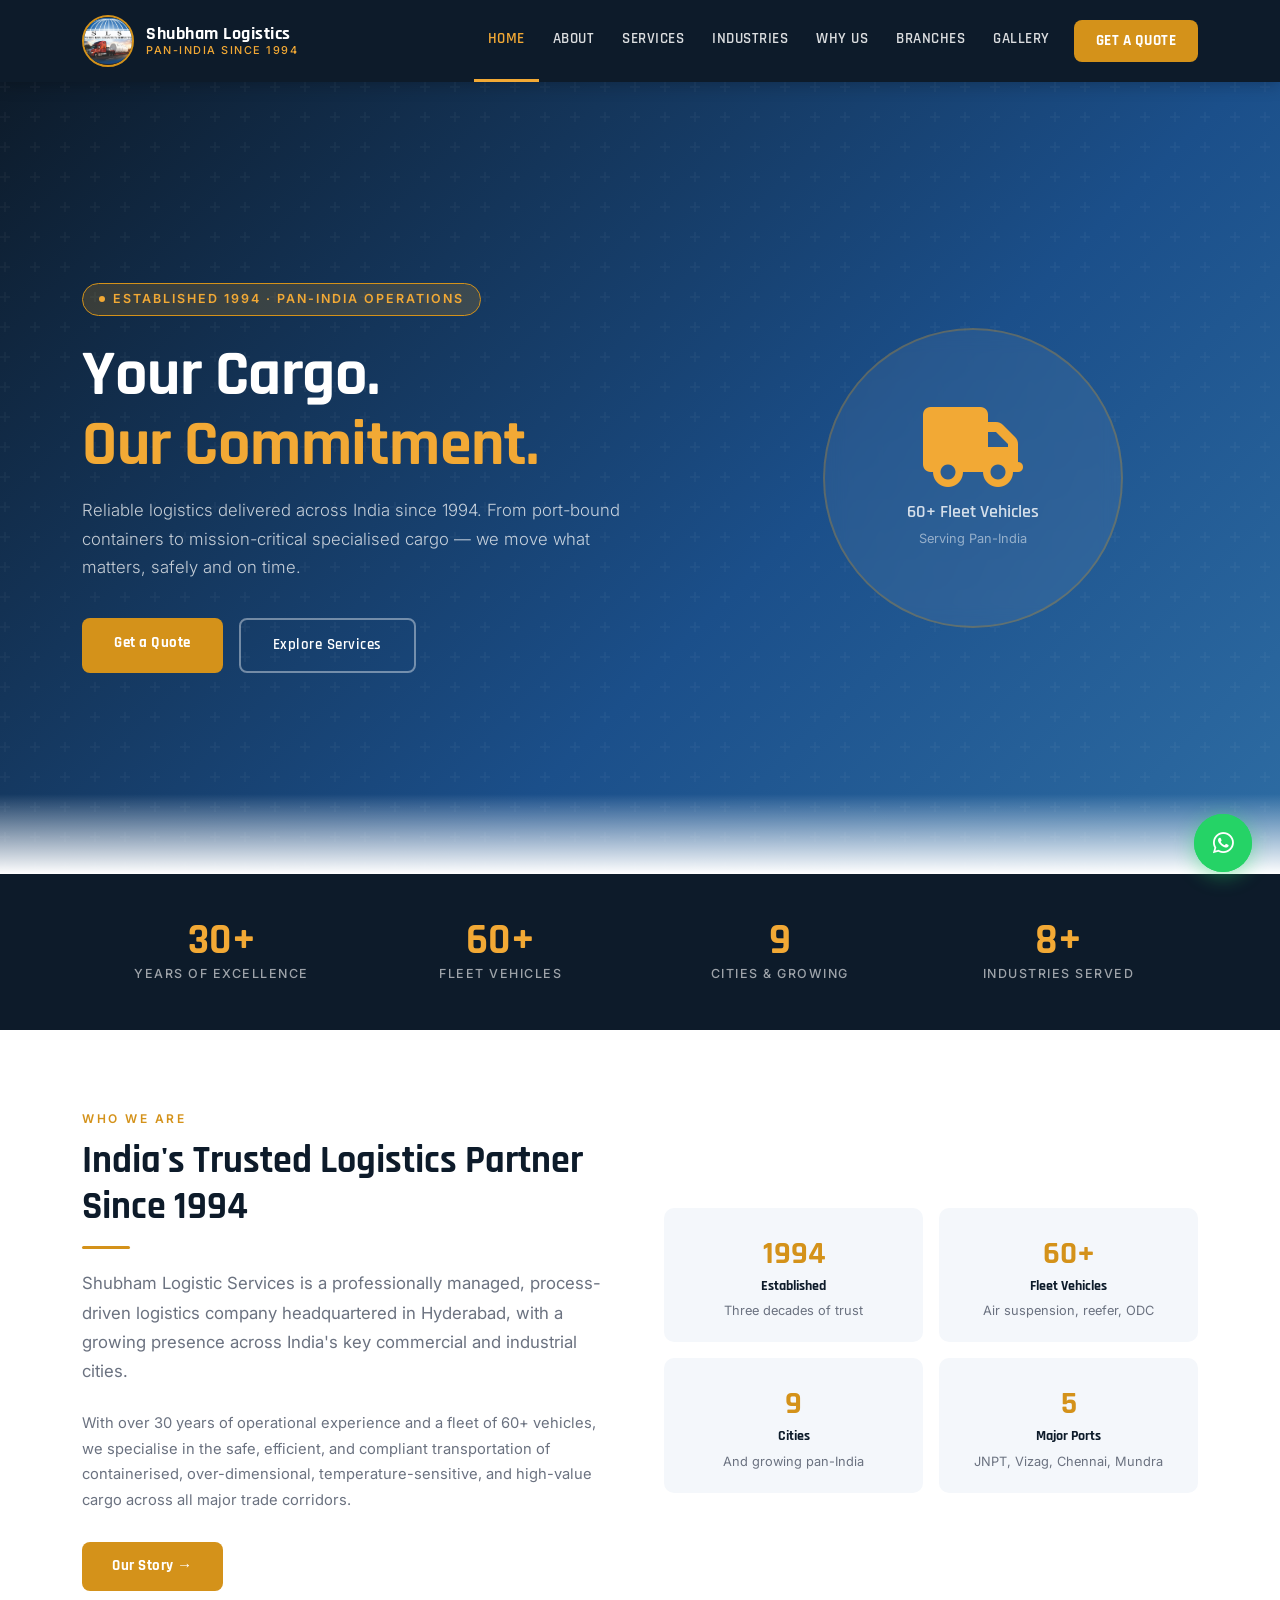
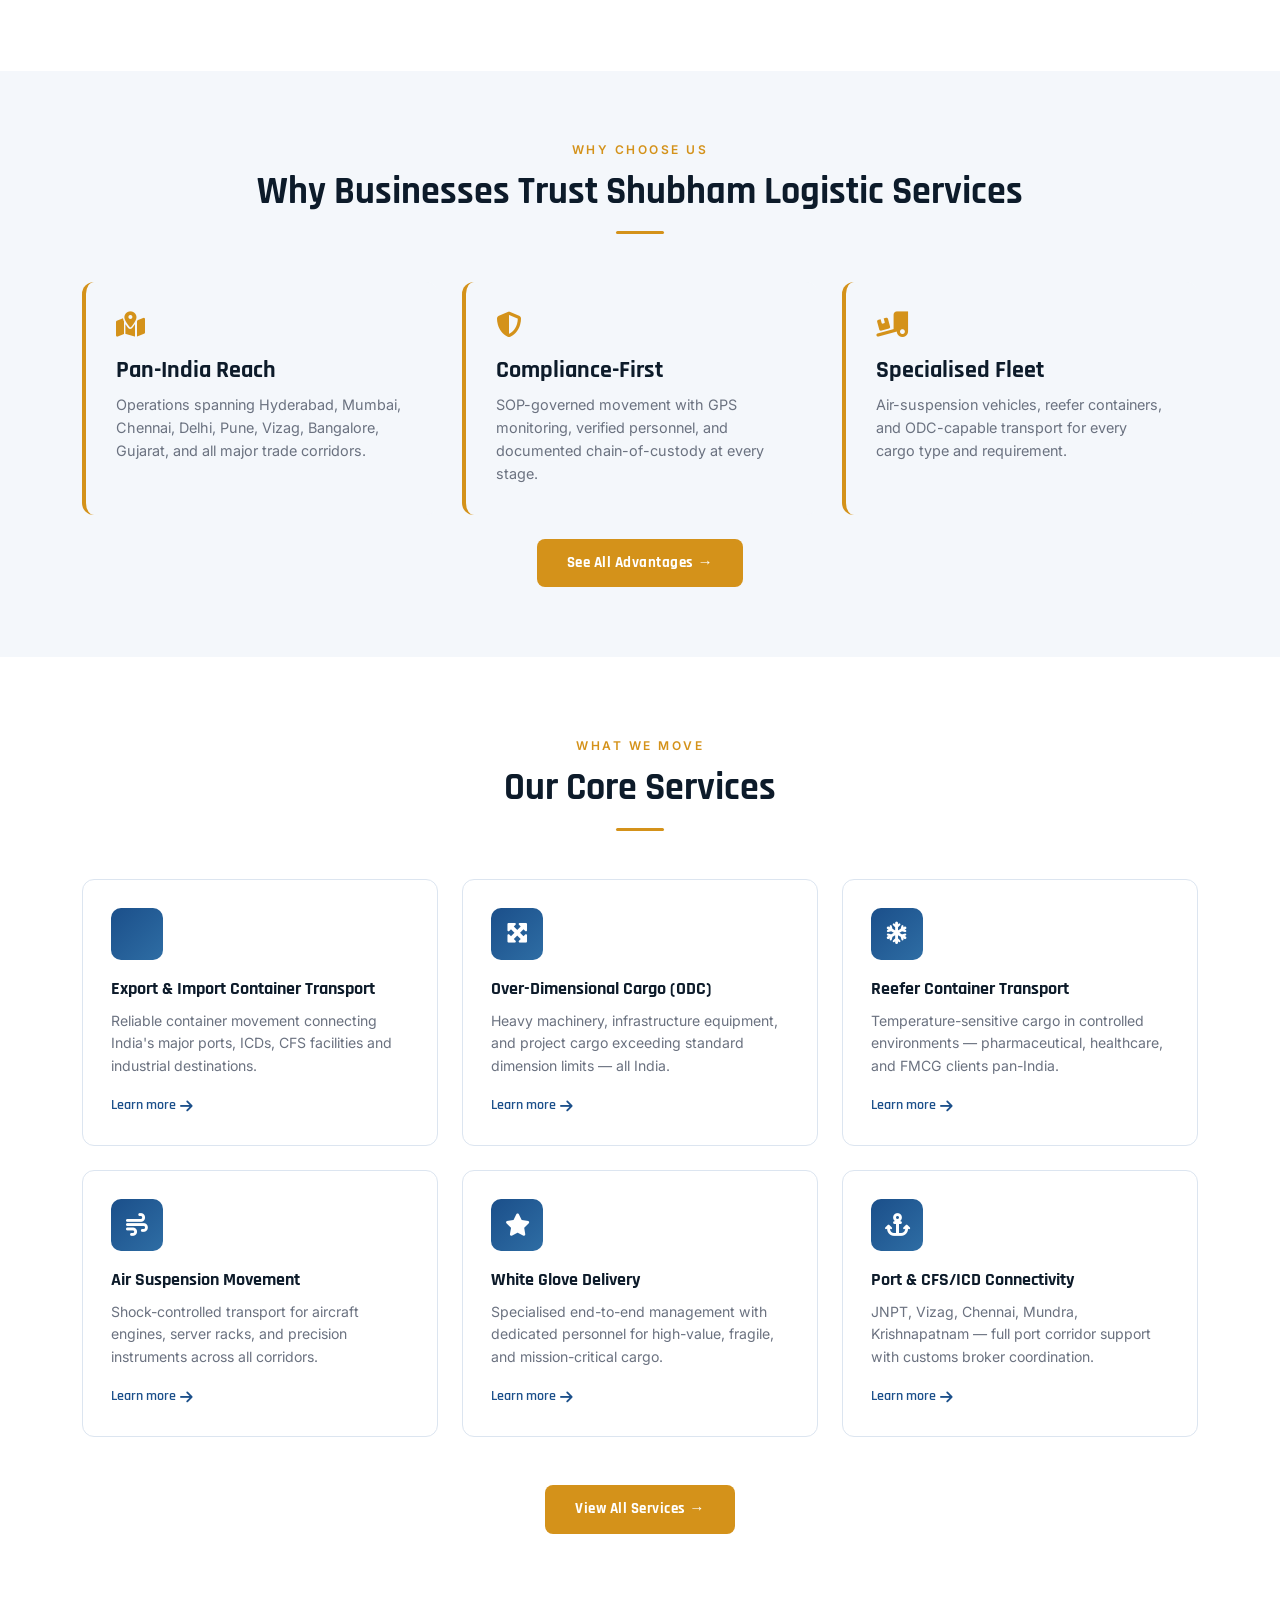
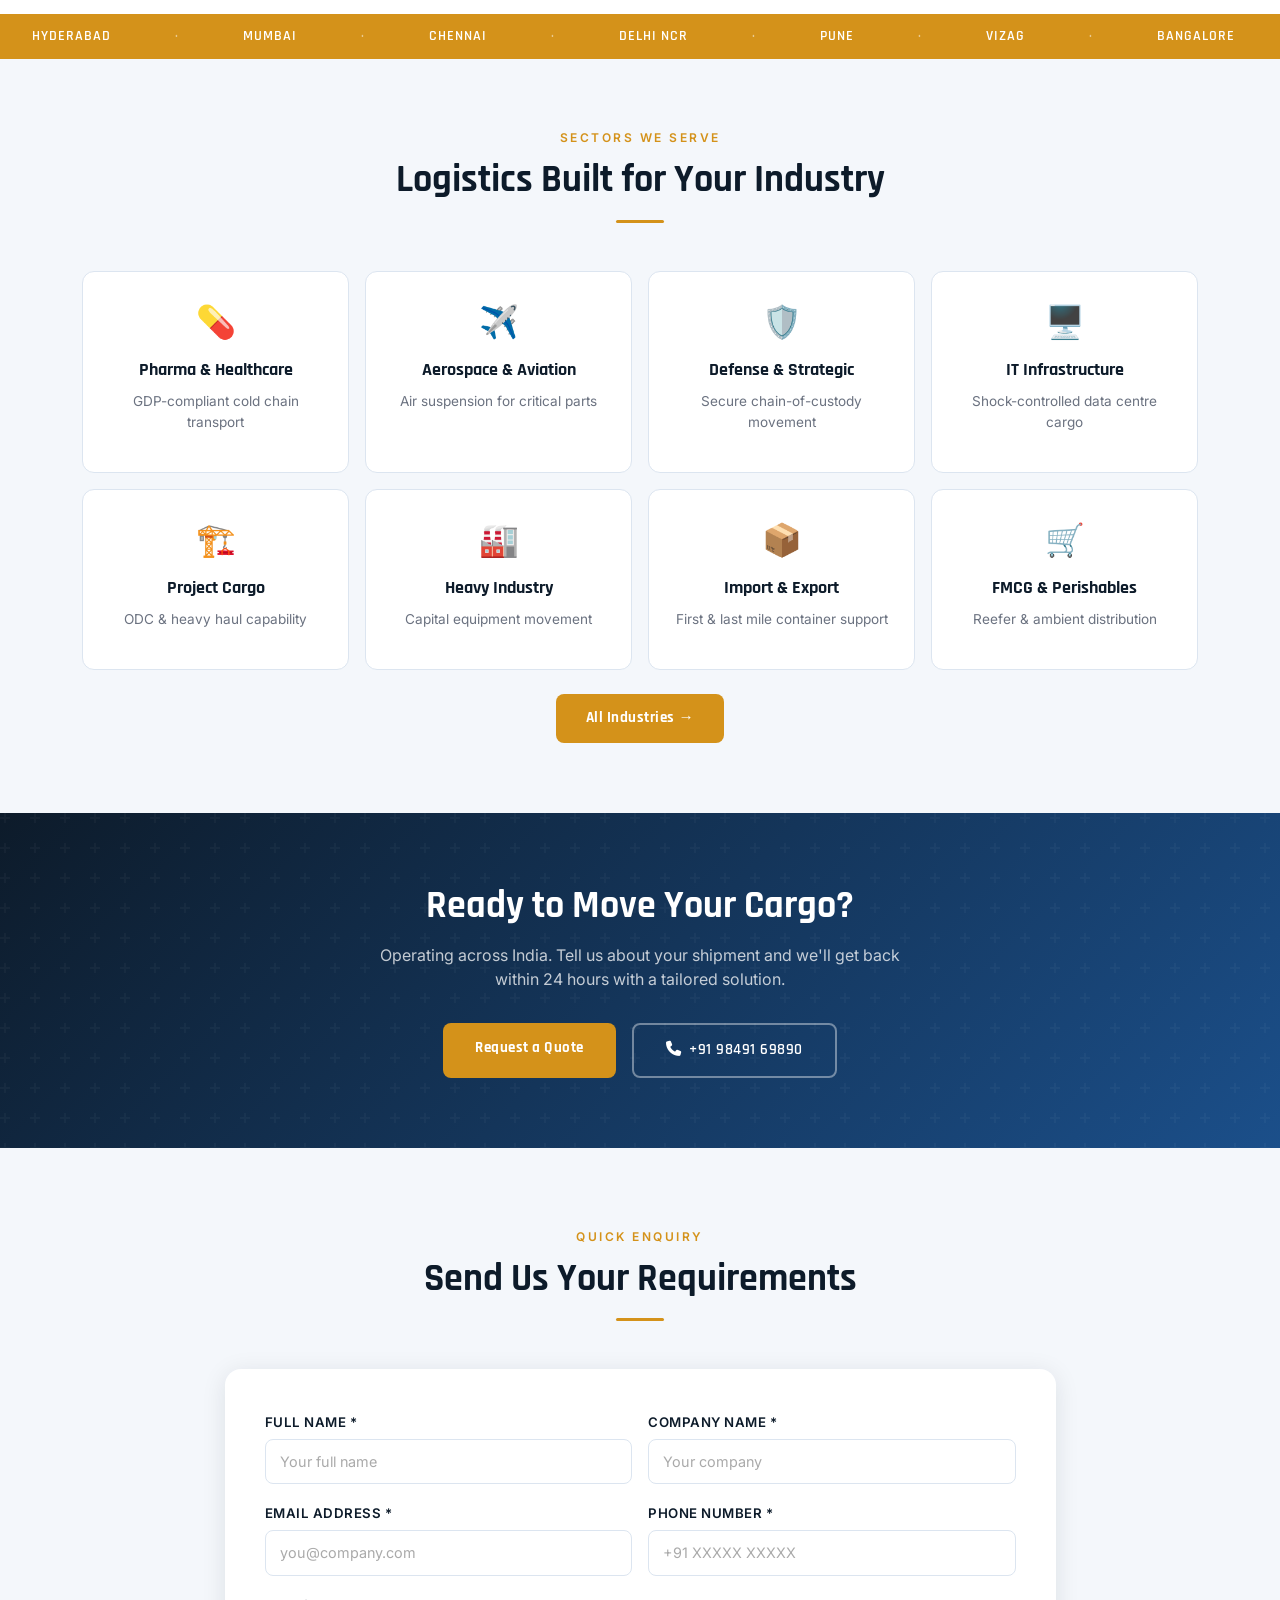
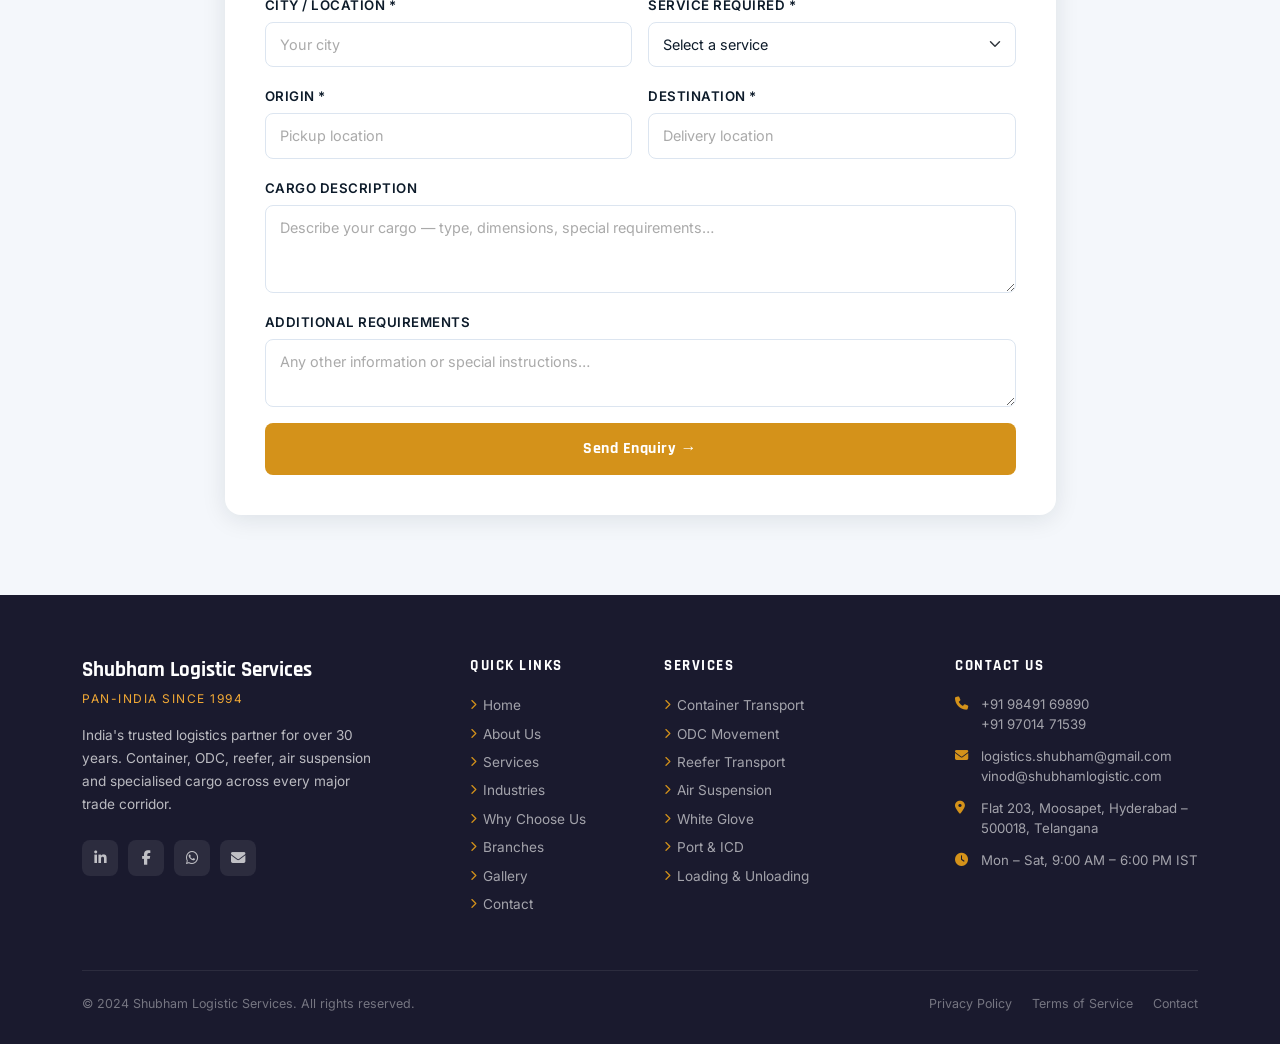
<file: index.html>
<!DOCTYPE html>
<html lang="en">
<head>
  <meta charset="UTF-8" />
  <meta name="viewport" content="width=device-width, initial-scale=1.0" />
  <title>Shubham Logistic Services | Pan-India Cargo Logistics Since 1994</title>
  <meta name="description" content="30+ years. 60+ fleet. Container, ODC, reefer & specialised cargo logistics across India — Hyderabad, Mumbai, Chennai, Delhi, Pune, Vizag, Bangalore, Gujarat." />
  <link rel="stylesheet" href="https://cdnjs.cloudflare.com/ajax/libs/bootstrap/5.3.2/css/bootstrap.min.css" />
  <link rel="stylesheet" href="https://cdnjs.cloudflare.com/ajax/libs/font-awesome/6.5.0/css/all.min.css" />
  <link rel="stylesheet" href="assets/css/style.css" />
</head>
<body>

<!-- NAVBAR -->
<nav class="navbar navbar-sls navbar-expand-lg">
  <div class="container">
    <a class="navbar-brand" href="index.html">
      <img src="assets/img/logo.png" alt="SLS Logo" class="brand-logo" onerror="this.style.display='none'" />
      <div class="brand-text">
        <span class="brand-name">Shubham Logistics</span>
        <span class="brand-tagline">Pan-India Since 1994</span>
      </div>
    </a>
    <button class="navbar-toggler" type="button" data-bs-toggle="collapse" data-bs-target="#navMenu">
      <span class="navbar-toggler-icon"></span>
    </button>
    <div class="collapse navbar-collapse" id="navMenu">
      <ul class="navbar-nav ms-auto align-items-lg-center">
        <li class="nav-item"><a class="nav-link" href="index.html">Home</a></li>
        <li class="nav-item"><a class="nav-link" href="about.html">About</a></li>
        <li class="nav-item"><a class="nav-link" href="services.html">Services</a></li>
        <li class="nav-item"><a class="nav-link" href="industries.html">Industries</a></li>
        <li class="nav-item"><a class="nav-link" href="why-us.html">Why Us</a></li>
        <li class="nav-item"><a class="nav-link" href="branches.html">Branches</a></li>
        <li class="nav-item"><a class="nav-link" href="gallery.html">Gallery</a></li>
        <li class="nav-item"><a class="nav-link nav-cta" href="contact.html">Get a Quote</a></li>
      </ul>
    </div>
  </div>
</nav>

<!-- HERO -->
<section class="hero-section">
  <div class="container">
    <div class="row align-items-center">
      <div class="col-lg-7 hero-content">
        <div class="hero-eyebrow">
          <span class="dot"></span>
          Established 1994 · Pan-India Operations
        </div>
        <h1 class="hero-headline">
          Your Cargo.
          <span>Our Commitment.</span>
        </h1>
        <p class="hero-sub">
          Reliable logistics delivered across India since 1994. From port-bound containers to mission-critical specialised cargo — we move what matters, safely and on time.
        </p>
        <div class="d-flex flex-wrap gap-3">
          <a href="contact.html" class="btn-primary-sls">Get a Quote</a>
          <a href="services.html" class="btn-outline-sls">Explore Services</a>
        </div>
      </div>
      <div class="col-lg-5 d-none d-lg-flex justify-content-center mt-4 mt-lg-0">
        <div style="text-align:center; position:relative;">
          <div style="width:300px;height:300px;background:rgba(255,255,255,0.06);border-radius:50%;border:2px solid rgba(212,146,26,0.3);display:flex;align-items:center;justify-content:center;backdrop-filter:blur(10px);">
            <div style="text-align:center;color:white;">
              <i class="fas fa-truck" style="font-size:5rem;color:var(--amber);margin-bottom:12px;display:block;"></i>
              <div style="font-family:'Rajdhani',sans-serif;font-size:1.1rem;font-weight:600;color:rgba(255,255,255,0.8);">60+ Fleet Vehicles</div>
              <div style="font-size:0.8rem;color:rgba(255,255,255,0.5);margin-top:4px;">Serving Pan-India</div>
            </div>
          </div>
        </div>
      </div>
    </div>
  </div>
</section>

<!-- STATS BAR -->
<section class="stats-bar">
  <div class="container">
    <div class="row g-0">
      <div class="col-6 col-md-3">
        <div class="stat-item">
          <span class="stat-number" data-count="30" data-suffix="+">30+</span>
          <span class="stat-label">Years of Excellence</span>
        </div>
      </div>
      <div class="col-6 col-md-3">
        <div class="stat-item">
          <span class="stat-number" data-count="60" data-suffix="+">60+</span>
          <span class="stat-label">Fleet Vehicles</span>
        </div>
      </div>
      <div class="col-6 col-md-3">
        <div class="stat-item">
          <span class="stat-number" data-count="9" data-suffix="">9</span>
          <span class="stat-label">Cities & Growing</span>
        </div>
      </div>
      <div class="col-6 col-md-3">
        <div class="stat-item">
          <span class="stat-number" data-count="8" data-suffix="+">8+</span>
          <span class="stat-label">Industries Served</span>
        </div>
      </div>
    </div>
  </div>
</section>

<!-- INTRO -->
<section class="py-5 py-md-6" style="padding-top: 80px!important; padding-bottom: 80px!important;">
  <div class="container">
    <div class="row align-items-center g-5">
      <div class="col-lg-6 fade-up">
        <span class="section-eyebrow">Who We Are</span>
        <h2 class="section-title">India's Trusted Logistics Partner Since 1994</h2>
        <div class="section-divider"></div>
        <p class="section-lead mb-4">
          Shubham Logistic Services is a professionally managed, process-driven logistics company headquartered in Hyderabad, with a growing presence across India's key commercial and industrial cities.
        </p>
        <p style="font-size:0.92rem;color:var(--gray);line-height:1.75;margin-bottom:28px;">
          With over 30 years of operational experience and a fleet of 60+ vehicles, we specialise in the safe, efficient, and compliant transportation of containerised, over-dimensional, temperature-sensitive, and high-value cargo across all major trade corridors.
        </p>
        <a href="about.html" class="btn-gold">Our Story →</a>
      </div>
      <div class="col-lg-6 fade-up">
        <div class="row g-3">
          <div class="col-6">
            <div class="value-prop-card">
              <span class="vp-num">1994</span>
              <h5>Established</h5>
              <p>Three decades of trust</p>
            </div>
          </div>
          <div class="col-6">
            <div class="value-prop-card">
              <span class="vp-num">60+</span>
              <h5>Fleet Vehicles</h5>
              <p>Air suspension, reefer, ODC</p>
            </div>
          </div>
          <div class="col-6">
            <div class="value-prop-card">
              <span class="vp-num">9</span>
              <h5>Cities</h5>
              <p>And growing pan-India</p>
            </div>
          </div>
          <div class="col-6">
            <div class="value-prop-card">
              <span class="vp-num">5</span>
              <h5>Major Ports</h5>
              <p>JNPT, Vizag, Chennai, Mundra</p>
            </div>
          </div>
        </div>
      </div>
    </div>
  </div>
</section>

<!-- WHY CHOOSE US - PILLARS -->
<section class="py-5 bg-light-sls" style="padding-top: 70px!important; padding-bottom: 70px!important;">
  <div class="container">
    <div class="text-center mb-5 fade-up">
      <span class="section-eyebrow">Why Choose Us</span>
      <h2 class="section-title">Why Businesses Trust Shubham Logistic Services</h2>
      <div class="section-divider center"></div>
    </div>
    <div class="row g-4">
      <div class="col-md-4 fade-up">
        <div class="pillar-card">
          <div class="mb-3"><i class="fas fa-map-marked-alt" style="font-size:1.6rem;color:var(--gold);"></i></div>
          <h4>Pan-India Reach</h4>
          <p>Operations spanning Hyderabad, Mumbai, Chennai, Delhi, Pune, Vizag, Bangalore, Gujarat, and all major trade corridors.</p>
        </div>
      </div>
      <div class="col-md-4 fade-up">
        <div class="pillar-card">
          <div class="mb-3"><i class="fas fa-shield-alt" style="font-size:1.6rem;color:var(--gold);"></i></div>
          <h4>Compliance-First</h4>
          <p>SOP-governed movement with GPS monitoring, verified personnel, and documented chain-of-custody at every stage.</p>
        </div>
      </div>
      <div class="col-md-4 fade-up">
        <div class="pillar-card">
          <div class="mb-3"><i class="fas fa-truck-loading" style="font-size:1.6rem;color:var(--gold);"></i></div>
          <h4>Specialised Fleet</h4>
          <p>Air-suspension vehicles, reefer containers, and ODC-capable transport for every cargo type and requirement.</p>
        </div>
      </div>
    </div>
    <div class="text-center mt-4 fade-up">
      <a href="why-us.html" class="btn-gold">See All Advantages →</a>
    </div>
  </div>
</section>

<!-- SERVICES STRIP -->
<section class="py-5" style="padding-top: 80px!important; padding-bottom: 80px!important;">
  <div class="container">
    <div class="text-center mb-5 fade-up">
      <span class="section-eyebrow">What We Move</span>
      <h2 class="section-title">Our Core Services</h2>
      <div class="section-divider center"></div>
    </div>
    <div class="row g-4">
      <div class="col-md-6 col-lg-4 fade-up">
        <div class="service-card">
          <div class="service-icon"><i class="fas fa-container-storage"></i></div>
          <h4>Export & Import Container Transport</h4>
          <p>Reliable container movement connecting India's major ports, ICDs, CFS facilities and industrial destinations.</p>
          <a href="services.html#container" class="card-link">Learn more <i class="fas fa-arrow-right"></i></a>
        </div>
      </div>
      <div class="col-md-6 col-lg-4 fade-up">
        <div class="service-card">
          <div class="service-icon"><i class="fas fa-expand-arrows-alt"></i></div>
          <h4>Over-Dimensional Cargo (ODC)</h4>
          <p>Heavy machinery, infrastructure equipment, and project cargo exceeding standard dimension limits — all India.</p>
          <a href="services.html#odc" class="card-link">Learn more <i class="fas fa-arrow-right"></i></a>
        </div>
      </div>
      <div class="col-md-6 col-lg-4 fade-up">
        <div class="service-card">
          <div class="service-icon"><i class="fas fa-snowflake"></i></div>
          <h4>Reefer Container Transport</h4>
          <p>Temperature-sensitive cargo in controlled environments — pharmaceutical, healthcare, and FMCG clients pan-India.</p>
          <a href="services.html#reefer" class="card-link">Learn more <i class="fas fa-arrow-right"></i></a>
        </div>
      </div>
      <div class="col-md-6 col-lg-4 fade-up">
        <div class="service-card">
          <div class="service-icon"><i class="fas fa-wind"></i></div>
          <h4>Air Suspension Movement</h4>
          <p>Shock-controlled transport for aircraft engines, server racks, and precision instruments across all corridors.</p>
          <a href="services.html#air-suspension" class="card-link">Learn more <i class="fas fa-arrow-right"></i></a>
        </div>
      </div>
      <div class="col-md-6 col-lg-4 fade-up">
        <div class="service-card">
          <div class="service-icon"><i class="fas fa-star"></i></div>
          <h4>White Glove Delivery</h4>
          <p>Specialised end-to-end management with dedicated personnel for high-value, fragile, and mission-critical cargo.</p>
          <a href="services.html#white-glove" class="card-link">Learn more <i class="fas fa-arrow-right"></i></a>
        </div>
      </div>
      <div class="col-md-6 col-lg-4 fade-up">
        <div class="service-card">
          <div class="service-icon"><i class="fas fa-anchor"></i></div>
          <h4>Port & CFS/ICD Connectivity</h4>
          <p>JNPT, Vizag, Chennai, Mundra, Krishnapatnam — full port corridor support with customs broker coordination.</p>
          <a href="services.html#port" class="card-link">Learn more <i class="fas fa-arrow-right"></i></a>
        </div>
      </div>
    </div>
    <div class="text-center mt-5 fade-up">
      <a href="services.html" class="btn-gold">View All Services →</a>
    </div>
  </div>
</section>

<!-- MARQUEE BANNER -->
<div class="marquee-banner">
  <div class="marquee-track">
    <span>Hyderabad</span><span class="sep">·</span>
    <span>Mumbai</span><span class="sep">·</span>
    <span>Chennai</span><span class="sep">·</span>
    <span>Delhi NCR</span><span class="sep">·</span>
    <span>Pune</span><span class="sep">·</span>
    <span>Vizag</span><span class="sep">·</span>
    <span>Bangalore</span><span class="sep">·</span>
    <span>Gujarat</span><span class="sep">·</span>
    <span>JNPT</span><span class="sep">·</span>
    <span>Mundra</span><span class="sep">·</span>
    <span>Krishnapatnam</span><span class="sep">·</span>
    <!-- duplicate for seamless loop -->
    <span>Hyderabad</span><span class="sep">·</span>
    <span>Mumbai</span><span class="sep">·</span>
    <span>Chennai</span><span class="sep">·</span>
    <span>Delhi NCR</span><span class="sep">·</span>
    <span>Pune</span><span class="sep">·</span>
    <span>Vizag</span><span class="sep">·</span>
    <span>Bangalore</span><span class="sep">·</span>
    <span>Gujarat</span><span class="sep">·</span>
    <span>JNPT</span><span class="sep">·</span>
    <span>Mundra</span><span class="sep">·</span>
    <span>Krishnapatnam</span><span class="sep">·</span>
  </div>
</div>

<!-- INDUSTRIES PREVIEW -->
<section class="py-5 bg-light-sls" style="padding-top:70px!important;padding-bottom:70px!important;">
  <div class="container">
    <div class="text-center mb-5 fade-up">
      <span class="section-eyebrow">Sectors We Serve</span>
      <h2 class="section-title">Logistics Built for Your Industry</h2>
      <div class="section-divider center"></div>
    </div>
    <div class="row g-3">
      <div class="col-6 col-md-4 col-lg-3 fade-up">
        <div class="industry-card text-center">
          <span class="industry-icon">💊</span>
          <h4>Pharma & Healthcare</h4>
          <p>GDP-compliant cold chain transport</p>
        </div>
      </div>
      <div class="col-6 col-md-4 col-lg-3 fade-up">
        <div class="industry-card text-center">
          <span class="industry-icon">✈️</span>
          <h4>Aerospace & Aviation</h4>
          <p>Air suspension for critical parts</p>
        </div>
      </div>
      <div class="col-6 col-md-4 col-lg-3 fade-up">
        <div class="industry-card text-center">
          <span class="industry-icon">🛡️</span>
          <h4>Defense & Strategic</h4>
          <p>Secure chain-of-custody movement</p>
        </div>
      </div>
      <div class="col-6 col-md-4 col-lg-3 fade-up">
        <div class="industry-card text-center">
          <span class="industry-icon">🖥️</span>
          <h4>IT Infrastructure</h4>
          <p>Shock-controlled data centre cargo</p>
        </div>
      </div>
      <div class="col-6 col-md-4 col-lg-3 fade-up">
        <div class="industry-card text-center">
          <span class="industry-icon">🏗️</span>
          <h4>Project Cargo</h4>
          <p>ODC & heavy haul capability</p>
        </div>
      </div>
      <div class="col-6 col-md-4 col-lg-3 fade-up">
        <div class="industry-card text-center">
          <span class="industry-icon">🏭</span>
          <h4>Heavy Industry</h4>
          <p>Capital equipment movement</p>
        </div>
      </div>
      <div class="col-6 col-md-4 col-lg-3 fade-up">
        <div class="industry-card text-center">
          <span class="industry-icon">📦</span>
          <h4>Import & Export</h4>
          <p>First & last mile container support</p>
        </div>
      </div>
      <div class="col-6 col-md-4 col-lg-3 fade-up">
        <div class="industry-card text-center">
          <span class="industry-icon">🛒</span>
          <h4>FMCG & Perishables</h4>
          <p>Reefer & ambient distribution</p>
        </div>
      </div>
    </div>
    <div class="text-center mt-4 fade-up">
      <a href="industries.html" class="btn-gold">All Industries →</a>
    </div>
  </div>
</section>

<!-- CTA BANNER -->
<section class="cta-banner">
  <div class="container position-relative" style="z-index:2;">
    <div class="row justify-content-center">
      <div class="col-lg-7">
        <h2>Ready to Move Your Cargo?</h2>
        <p>Operating across India. Tell us about your shipment and we'll get back within 24 hours with a tailored solution.</p>
        <div class="d-flex flex-wrap justify-content-center gap-3">
          <a href="contact.html" class="btn-primary-sls">Request a Quote</a>
          <a href="tel:+919849169890" class="btn-outline-sls"><i class="fas fa-phone me-2"></i>+91 98491 69890</a>
        </div>
      </div>
    </div>
  </div>
</section>

<!-- CONTACT FORM -->
<section class="form-section" id="quote">
  <div class="container">
    <div class="row justify-content-center">
      <div class="col-lg-9">
        <div class="text-center mb-5 fade-up">
          <span class="section-eyebrow">Quick Enquiry</span>
          <h2 class="section-title">Send Us Your Requirements</h2>
          <div class="section-divider center"></div>
        </div>
        <div class="form-card fade-up">
          <form id="quoteForm">
            <div class="row g-3">
              <div class="col-md-6">
                <label class="form-label">Full Name *</label>
                <input type="text" class="form-control" placeholder="Your full name" required />
              </div>
              <div class="col-md-6">
                <label class="form-label">Company Name *</label>
                <input type="text" class="form-control" placeholder="Your company" required />
              </div>
              <div class="col-md-6">
                <label class="form-label">Email Address *</label>
                <input type="email" class="form-control" placeholder="you@company.com" required />
              </div>
              <div class="col-md-6">
                <label class="form-label">Phone Number *</label>
                <input type="tel" class="form-control" placeholder="+91 XXXXX XXXXX" required />
              </div>
              <div class="col-md-6">
                <label class="form-label">City / Location *</label>
                <input type="text" class="form-control" placeholder="Your city" required />
              </div>
              <div class="col-md-6">
                <label class="form-label">Service Required *</label>
                <select class="form-select" required>
                  <option value="">Select a service</option>
                  <option>Container Transport</option>
                  <option>ODC Movement</option>
                  <option>Reefer Transport</option>
                  <option>Air Suspension</option>
                  <option>White Glove</option>
                  <option>Port/ICD Connectivity</option>
                  <option>Loading & Unloading</option>
                  <option>Other</option>
                </select>
              </div>
              <div class="col-md-6">
                <label class="form-label">Origin *</label>
                <input type="text" class="form-control" placeholder="Pickup location" required />
              </div>
              <div class="col-md-6">
                <label class="form-label">Destination *</label>
                <input type="text" class="form-control" placeholder="Delivery location" required />
              </div>
              <div class="col-12">
                <label class="form-label">Cargo Description</label>
                <textarea class="form-control" rows="3" placeholder="Describe your cargo — type, dimensions, special requirements…"></textarea>
              </div>
              <div class="col-12">
                <label class="form-label">Additional Requirements</label>
                <textarea class="form-control" rows="2" placeholder="Any other information or special instructions…"></textarea>
              </div>
              <div class="col-12">
                <button type="submit" class="btn-submit">Send Enquiry →</button>
              </div>
            </div>
          </form>
          <div class="form-success" id="formSuccess">
            <i class="fas fa-check-circle"></i>
            <h4 style="color:var(--navy);font-family:'Rajdhani',sans-serif;">Enquiry Sent Successfully!</h4>
            <p style="color:var(--gray);font-size:0.9rem;">Thank you for reaching out. Our team will get back to you within 24 hours with a tailored solution.</p>
          </div>
        </div>
      </div>
    </div>
  </div>
</section>

<!-- FOOTER -->
<footer class="footer-main">
  <div class="container">
    <div class="row g-5">
      <div class="col-lg-4 col-md-6">
        <div class="footer-brand-name">Shubham Logistic Services</div>
        <div class="footer-tagline">Pan-India Since 1994</div>
        <p class="footer-desc">India's trusted logistics partner for over 30 years. Container, ODC, reefer, air suspension and specialised cargo across every major trade corridor.</p>
        <div class="footer-socials">
          <a href="#" class="footer-social-btn"><i class="fab fa-linkedin-in"></i></a>
          <a href="#" class="footer-social-btn"><i class="fab fa-facebook-f"></i></a>
          <a href="#" class="footer-social-btn"><i class="fab fa-whatsapp"></i></a>
          <a href="mailto:logistics.shubham@gmail.com" class="footer-social-btn"><i class="fas fa-envelope"></i></a>
        </div>
      </div>
      <div class="col-lg-2 col-md-6 col-6">
        <div class="footer-heading">Quick Links</div>
        <ul class="footer-links">
          <li><a href="index.html"><i class="fas fa-chevron-right"></i> Home</a></li>
          <li><a href="about.html"><i class="fas fa-chevron-right"></i> About Us</a></li>
          <li><a href="services.html"><i class="fas fa-chevron-right"></i> Services</a></li>
          <li><a href="industries.html"><i class="fas fa-chevron-right"></i> Industries</a></li>
          <li><a href="why-us.html"><i class="fas fa-chevron-right"></i> Why Choose Us</a></li>
          <li><a href="branches.html"><i class="fas fa-chevron-right"></i> Branches</a></li>
          <li><a href="gallery.html"><i class="fas fa-chevron-right"></i> Gallery</a></li>
          <li><a href="contact.html"><i class="fas fa-chevron-right"></i> Contact</a></li>
        </ul>
      </div>
      <div class="col-lg-3 col-md-6 col-6">
        <div class="footer-heading">Services</div>
        <ul class="footer-links">
          <li><a href="services.html#container"><i class="fas fa-chevron-right"></i> Container Transport</a></li>
          <li><a href="services.html#odc"><i class="fas fa-chevron-right"></i> ODC Movement</a></li>
          <li><a href="services.html#reefer"><i class="fas fa-chevron-right"></i> Reefer Transport</a></li>
          <li><a href="services.html#air-suspension"><i class="fas fa-chevron-right"></i> Air Suspension</a></li>
          <li><a href="services.html#white-glove"><i class="fas fa-chevron-right"></i> White Glove</a></li>
          <li><a href="services.html#port"><i class="fas fa-chevron-right"></i> Port & ICD</a></li>
          <li><a href="services.html#loading"><i class="fas fa-chevron-right"></i> Loading & Unloading</a></li>
        </ul>
      </div>
      <div class="col-lg-3 col-md-6">
        <div class="footer-heading">Contact Us</div>
        <div class="footer-contact-item">
          <i class="fas fa-phone"></i>
          <div><a href="tel:+919849169890">+91 98491 69890</a><br/><a href="tel:+919701471539">+91 97014 71539</a></div>
        </div>
        <div class="footer-contact-item">
          <i class="fas fa-envelope"></i>
          <div><a href="mailto:logistics.shubham@gmail.com">logistics.shubham@gmail.com</a><br/><a href="mailto:vinod@shubhamlogistic.com">vinod@shubhamlogistic.com</a></div>
        </div>
        <div class="footer-contact-item">
          <i class="fas fa-map-marker-alt"></i>
          <div style="color:rgba(255,255,255,0.6);">Flat 203, Moosapet, Hyderabad – 500018, Telangana</div>
        </div>
        <div class="footer-contact-item">
          <i class="fas fa-clock"></i>
          <div style="color:rgba(255,255,255,0.6);">Mon – Sat, 9:00 AM – 6:00 PM IST</div>
        </div>
      </div>
    </div>
    <div class="footer-bottom">
      <p>© 2024 Shubham Logistic Services. All rights reserved.</p>
      <div class="footer-bottom-links">
        <a href="#">Privacy Policy</a>
        <a href="#">Terms of Service</a>
        <a href="contact.html">Contact</a>
      </div>
    </div>
  </div>
</footer>

<!-- WHATSAPP FAB -->
<div class="wa-fab">
  <div class="wa-popup" id="waPopup">
    <div class="wa-popup-header">
      <div class="wa-avatar"><i class="fab fa-whatsapp"></i></div>
      <div>
        <div class="wa-name">Shubham Logistics</div>
        <div class="wa-status">Typically replies within minutes</div>
      </div>
      <button class="wa-close" id="waClose"><i class="fas fa-times"></i></button>
    </div>
    <div class="wa-body">
      <div class="wa-bubble">
        👋 Hi! Welcome to <strong>Shubham Logistic Services</strong>.<br/>
        How can we help you today? Chat directly with our team:
      </div>
    </div>
    <div class="wa-footer">
      <a href="https://wa.me/919849169890?text=Hello%2C%20I%20would%20like%20to%20enquire%20about%20your%20logistics%20services." class="wa-btn" target="_blank">
        <i class="fab fa-whatsapp"></i> Chat on WhatsApp
      </a>
      <div class="wa-numbers">
        <a href="https://wa.me/919849169890" class="wa-num-btn" target="_blank">
          <i class="fab fa-whatsapp"></i> Vinod (+91 98491 69890)
        </a>
        <a href="https://wa.me/919324644543" class="wa-num-btn" target="_blank">
          <i class="fab fa-whatsapp"></i> Sunil (Mumbai)
        </a>
      </div>
    </div>
  </div>
  <div class="wa-pulse"></div>
  <button class="wa-main-btn" id="waMainBtn" aria-label="Chat on WhatsApp">
    <i class="fab fa-whatsapp"></i>
  </button>
</div>

<script src="https://cdnjs.cloudflare.com/ajax/libs/bootstrap/5.3.2/js/bootstrap.bundle.min.js"></script>
<script src="assets/js/main.js"></script>
</body>
</html>
</file>
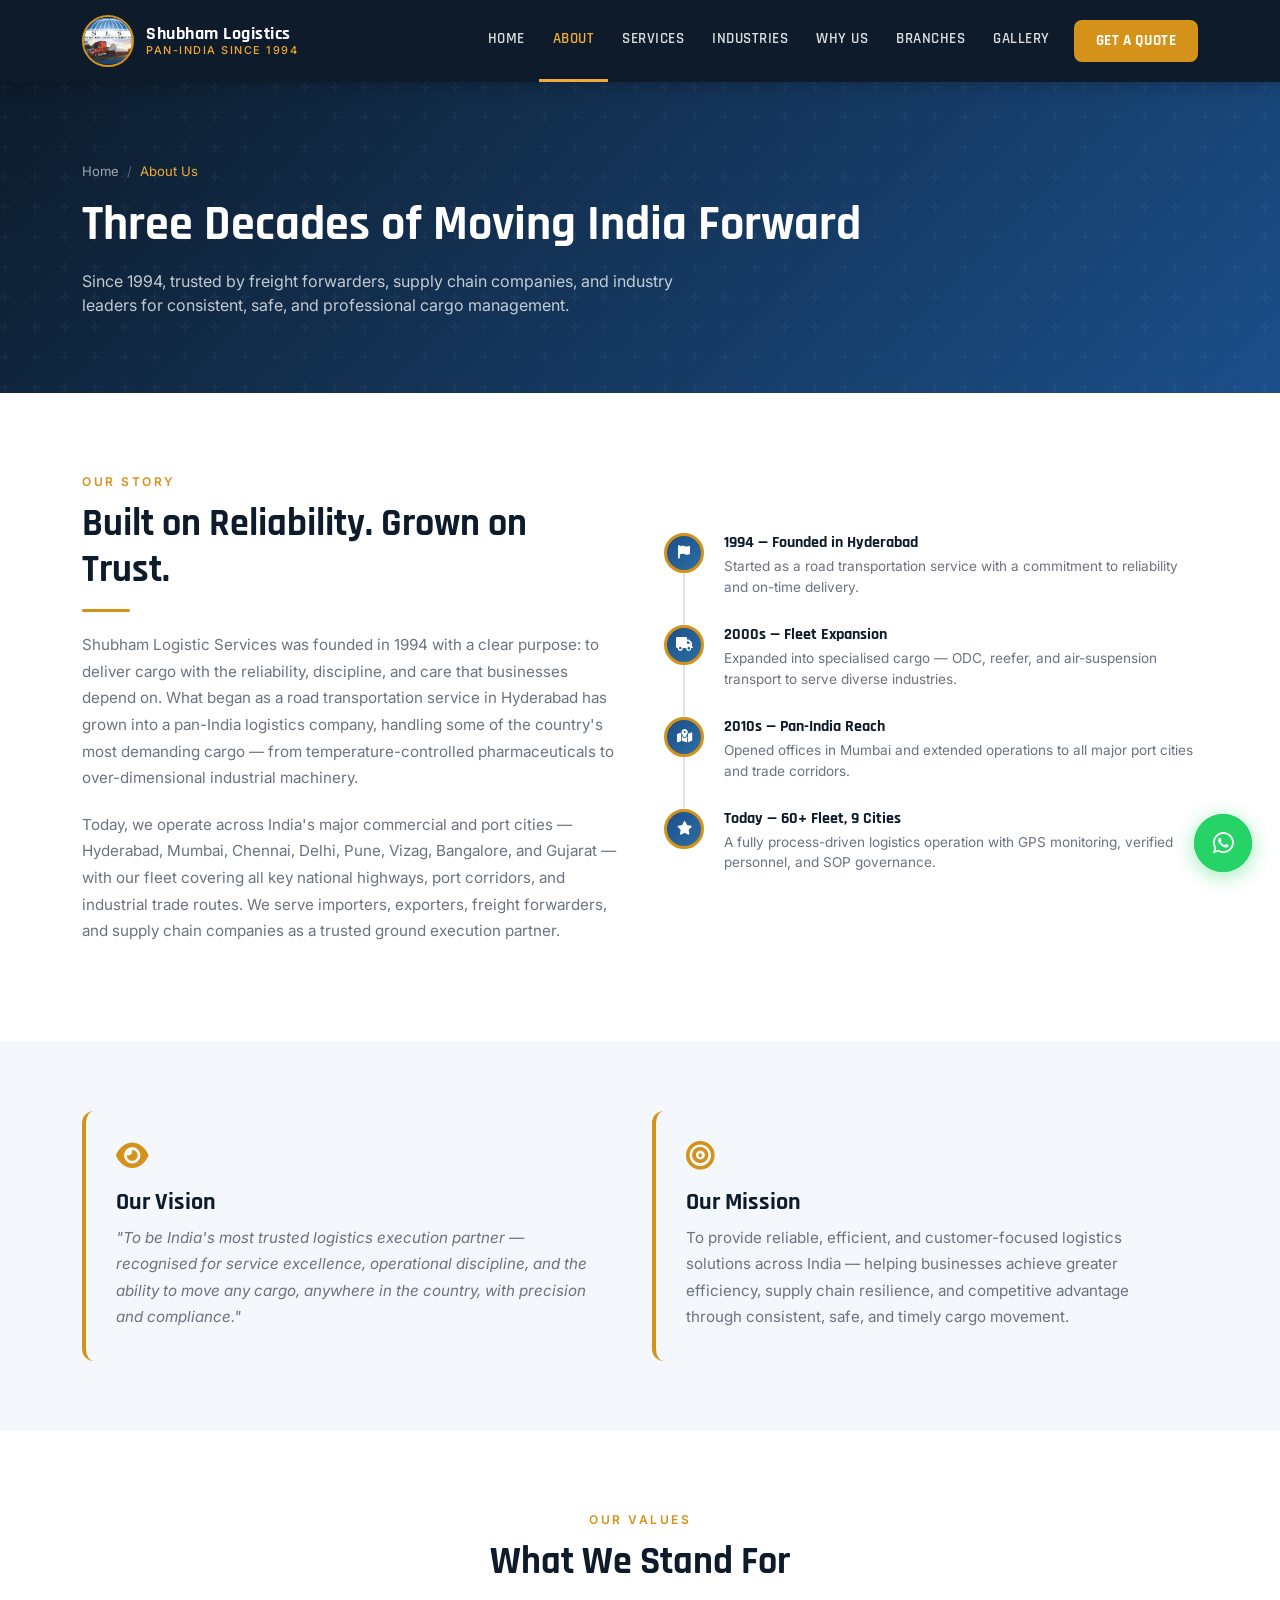
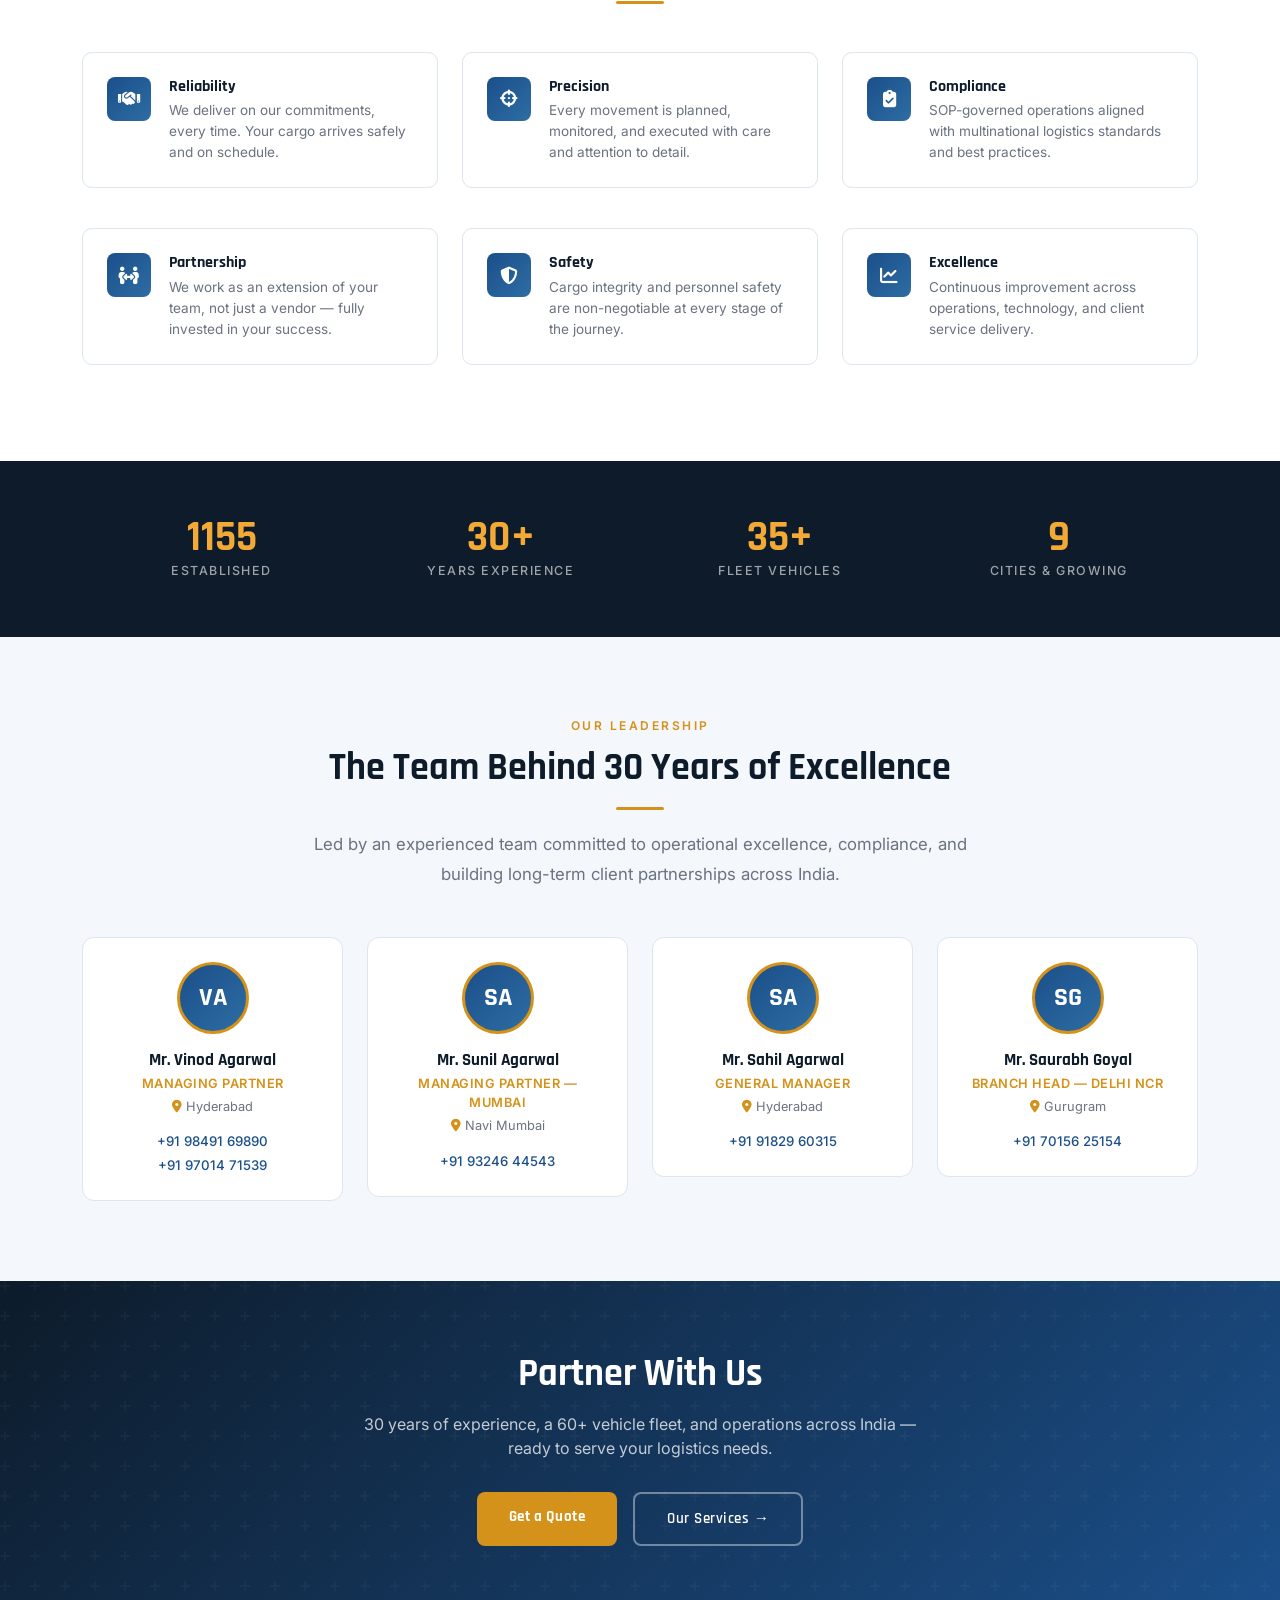
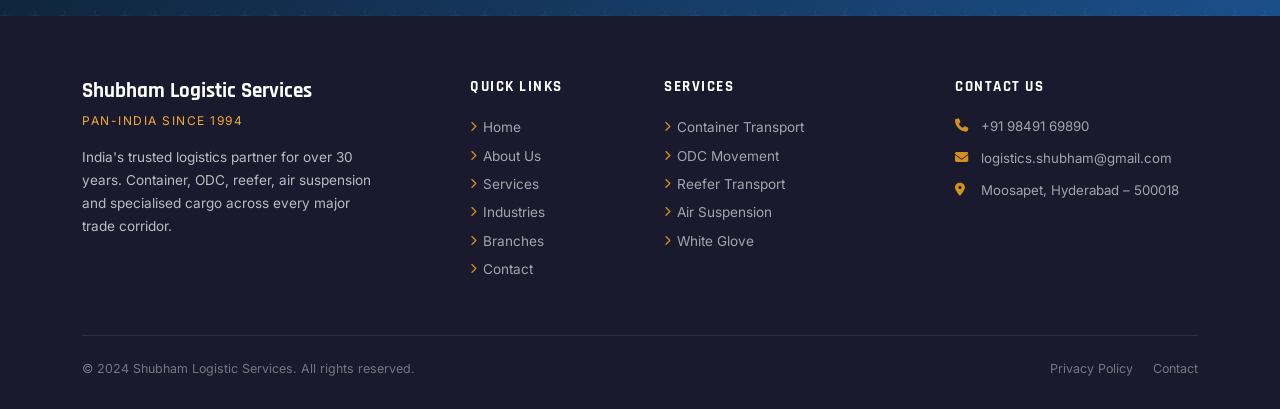
<file: about.html>
<!DOCTYPE html>
<html lang="en">
<head>
  <meta charset="UTF-8" />
  <meta name="viewport" content="width=device-width, initial-scale=1.0" />
  <title>About Us | Shubham Logistic Services — 30 Years, Pan-India</title>
  <meta name="description" content="Established 1994. Pan-India logistics company with 60+ vehicles across 9 cities. Specialists in container, ODC, reefer and specialised cargo." />
  <link rel="stylesheet" href="https://cdnjs.cloudflare.com/ajax/libs/bootstrap/5.3.2/css/bootstrap.min.css" />
  <link rel="stylesheet" href="https://cdnjs.cloudflare.com/ajax/libs/font-awesome/6.5.0/css/all.min.css" />
  <link rel="stylesheet" href="assets/css/style.css" />
</head>
<body>

<nav class="navbar navbar-sls navbar-expand-lg">
  <div class="container">
    <a class="navbar-brand" href="index.html">
      <img src="assets/img/logo.png" alt="SLS Logo" class="brand-logo" onerror="this.style.display='none'" />
      <div class="brand-text">
        <span class="brand-name">Shubham Logistics</span>
        <span class="brand-tagline">Pan-India Since 1994</span>
      </div>
    </a>
    <button class="navbar-toggler" type="button" data-bs-toggle="collapse" data-bs-target="#navMenu">
      <span class="navbar-toggler-icon"></span>
    </button>
    <div class="collapse navbar-collapse" id="navMenu">
      <ul class="navbar-nav ms-auto align-items-lg-center">
        <li class="nav-item"><a class="nav-link" href="index.html">Home</a></li>
        <li class="nav-item"><a class="nav-link" href="about.html">About</a></li>
        <li class="nav-item"><a class="nav-link" href="services.html">Services</a></li>
        <li class="nav-item"><a class="nav-link" href="industries.html">Industries</a></li>
        <li class="nav-item"><a class="nav-link" href="why-us.html">Why Us</a></li>
        <li class="nav-item"><a class="nav-link" href="branches.html">Branches</a></li>
        <li class="nav-item"><a class="nav-link" href="gallery.html">Gallery</a></li>
        <li class="nav-item"><a class="nav-link nav-cta" href="contact.html">Get a Quote</a></li>
      </ul>
    </div>
  </div>
</nav>

<section class="page-hero">
  <div class="container page-hero-content">
    <nav aria-label="breadcrumb" class="breadcrumb-sls mb-3">
      <ol class="breadcrumb mb-0">
        <li class="breadcrumb-item"><a href="index.html">Home</a></li>
        <li class="breadcrumb-item active">About Us</li>
      </ol>
    </nav>
    <h1>Three Decades of Moving India Forward</h1>
    <p>Since 1994, trusted by freight forwarders, supply chain companies, and industry leaders for consistent, safe, and professional cargo management.</p>
  </div>
</section>

<!-- OUR STORY -->
<section class="py-5" style="padding-top:80px!important;padding-bottom:80px!important;">
  <div class="container">
    <div class="row align-items-center g-5">
      <div class="col-lg-6 fade-up">
        <span class="section-eyebrow">Our Story</span>
        <h2 class="section-title">Built on Reliability. Grown on Trust.</h2>
        <div class="section-divider"></div>
        <p style="color:var(--gray);line-height:1.75;margin-bottom:20px;font-size:0.95rem;">
          Shubham Logistic Services was founded in 1994 with a clear purpose: to deliver cargo with the reliability, discipline, and care that businesses depend on. What began as a road transportation service in Hyderabad has grown into a pan-India logistics company, handling some of the country's most demanding cargo — from temperature-controlled pharmaceuticals to over-dimensional industrial machinery.
        </p>
        <p style="color:var(--gray);line-height:1.75;font-size:0.95rem;">
          Today, we operate across India's major commercial and port cities — Hyderabad, Mumbai, Chennai, Delhi, Pune, Vizag, Bangalore, and Gujarat — with our fleet covering all key national highways, port corridors, and industrial trade routes. We serve importers, exporters, freight forwarders, and supply chain companies as a trusted ground execution partner.
        </p>
      </div>
      <div class="col-lg-6 fade-up">
        <div class="timeline-item">
          <div class="timeline-dot"><i class="fas fa-flag"></i></div>
          <div class="timeline-content">
            <h5>1994 — Founded in Hyderabad</h5>
            <p>Started as a road transportation service with a commitment to reliability and on-time delivery.</p>
          </div>
        </div>
        <div class="timeline-item">
          <div class="timeline-dot"><i class="fas fa-truck"></i></div>
          <div class="timeline-content">
            <h5>2000s — Fleet Expansion</h5>
            <p>Expanded into specialised cargo — ODC, reefer, and air-suspension transport to serve diverse industries.</p>
          </div>
        </div>
        <div class="timeline-item">
          <div class="timeline-dot"><i class="fas fa-map-marked-alt"></i></div>
          <div class="timeline-content">
            <h5>2010s — Pan-India Reach</h5>
            <p>Opened offices in Mumbai and extended operations to all major port cities and trade corridors.</p>
          </div>
        </div>
        <div class="timeline-item">
          <div class="timeline-dot"><i class="fas fa-star"></i></div>
          <div class="timeline-content">
            <h5>Today — 60+ Fleet, 9 Cities</h5>
            <p>A fully process-driven logistics operation with GPS monitoring, verified personnel, and SOP governance.</p>
          </div>
        </div>
      </div>
    </div>
  </div>
</section>

<!-- VISION & MISSION -->
<section class="py-5 bg-light-sls" style="padding-top:70px!important;padding-bottom:70px!important;">
  <div class="container">
    <div class="row g-4">
      <div class="col-md-6 fade-up">
        <div class="pillar-card" style="height:100%;">
          <div class="mb-3"><i class="fas fa-eye" style="font-size:1.8rem;color:var(--gold);"></i></div>
          <h4>Our Vision</h4>
          <p style="font-style:italic;color:var(--gray);font-size:0.95rem;line-height:1.75;">
            "To be India's most trusted logistics execution partner — recognised for service excellence, operational discipline, and the ability to move any cargo, anywhere in the country, with precision and compliance."
          </p>
        </div>
      </div>
      <div class="col-md-6 fade-up">
        <div class="pillar-card" style="height:100%;">
          <div class="mb-3"><i class="fas fa-bullseye" style="font-size:1.8rem;color:var(--gold);"></i></div>
          <h4>Our Mission</h4>
          <p style="color:var(--gray);font-size:0.95rem;line-height:1.75;">
            To provide reliable, efficient, and customer-focused logistics solutions across India — helping businesses achieve greater efficiency, supply chain resilience, and competitive advantage through consistent, safe, and timely cargo movement.
          </p>
        </div>
      </div>
    </div>
  </div>
</section>

<!-- CORE VALUES -->
<section class="py-5" style="padding-top:80px!important;padding-bottom:80px!important;">
  <div class="container">
    <div class="text-center mb-5 fade-up">
      <span class="section-eyebrow">Our Values</span>
      <h2 class="section-title">What We Stand For</h2>
      <div class="section-divider center"></div>
    </div>
    <div class="row g-4">
      <div class="col-md-6 col-lg-4 fade-up">
        <div class="why-card">
          <div class="why-icon"><i class="fas fa-handshake"></i></div>
          <div>
            <h5>Reliability</h5>
            <p>We deliver on our commitments, every time. Your cargo arrives safely and on schedule.</p>
          </div>
        </div>
      </div>
      <div class="col-md-6 col-lg-4 fade-up">
        <div class="why-card">
          <div class="why-icon"><i class="fas fa-crosshairs"></i></div>
          <div>
            <h5>Precision</h5>
            <p>Every movement is planned, monitored, and executed with care and attention to detail.</p>
          </div>
        </div>
      </div>
      <div class="col-md-6 col-lg-4 fade-up">
        <div class="why-card">
          <div class="why-icon"><i class="fas fa-clipboard-check"></i></div>
          <div>
            <h5>Compliance</h5>
            <p>SOP-governed operations aligned with multinational logistics standards and best practices.</p>
          </div>
        </div>
      </div>
      <div class="col-md-6 col-lg-4 fade-up">
        <div class="why-card">
          <div class="why-icon"><i class="fas fa-people-arrows"></i></div>
          <div>
            <h5>Partnership</h5>
            <p>We work as an extension of your team, not just a vendor — fully invested in your success.</p>
          </div>
        </div>
      </div>
      <div class="col-md-6 col-lg-4 fade-up">
        <div class="why-card">
          <div class="why-icon"><i class="fas fa-shield-alt"></i></div>
          <div>
            <h5>Safety</h5>
            <p>Cargo integrity and personnel safety are non-negotiable at every stage of the journey.</p>
          </div>
        </div>
      </div>
      <div class="col-md-6 col-lg-4 fade-up">
        <div class="why-card">
          <div class="why-icon"><i class="fas fa-chart-line"></i></div>
          <div>
            <h5>Excellence</h5>
            <p>Continuous improvement across operations, technology, and client service delivery.</p>
          </div>
        </div>
      </div>
    </div>
  </div>
</section>

<!-- STATS -->
<section class="stats-bar" style="padding:40px 0;">
  <div class="container">
    <div class="row g-0">
      <div class="col-6 col-md-3">
        <div class="stat-item">
          <span class="stat-number" data-count="1994" data-suffix="">1994</span>
          <span class="stat-label">Established</span>
        </div>
      </div>
      <div class="col-6 col-md-3">
        <div class="stat-item">
          <span class="stat-number" data-count="30" data-suffix="+">30+</span>
          <span class="stat-label">Years Experience</span>
        </div>
      </div>
      <div class="col-6 col-md-3">
        <div class="stat-item">
          <span class="stat-number" data-count="60" data-suffix="+">60+</span>
          <span class="stat-label">Fleet Vehicles</span>
        </div>
      </div>
      <div class="col-6 col-md-3">
        <div class="stat-item">
          <span class="stat-number" data-count="9" data-suffix="">9</span>
          <span class="stat-label">Cities & Growing</span>
        </div>
      </div>
    </div>
  </div>
</section>

<!-- LEADERSHIP -->
<section class="py-5 bg-light-sls" style="padding-top:80px!important;padding-bottom:80px!important;">
  <div class="container">
    <div class="text-center mb-5 fade-up">
      <span class="section-eyebrow">Our Leadership</span>
      <h2 class="section-title">The Team Behind 30 Years of Excellence</h2>
      <div class="section-divider center"></div>
      <p class="section-lead mx-auto" style="text-align:center;">Led by an experienced team committed to operational excellence, compliance, and building long-term client partnerships across India.</p>
    </div>
    <div class="row g-4">
      <div class="col-md-6 col-lg-3 fade-up">
        <div class="team-card">
          <div class="team-avatar">VA</div>
          <h5>Mr. Vinod Agarwal</h5>
          <span class="team-role">Managing Partner</span>
          <span class="team-location"><i class="fas fa-map-marker-alt me-1" style="color:var(--gold);"></i>Hyderabad</span>
          <div class="team-phone">
            <a href="tel:+919849169890">+91 98491 69890</a><br/>
            <a href="tel:+919701471539">+91 97014 71539</a>
          </div>
        </div>
      </div>
      <div class="col-md-6 col-lg-3 fade-up">
        <div class="team-card">
          <div class="team-avatar">SA</div>
          <h5>Mr. Sunil Agarwal</h5>
          <span class="team-role">Managing Partner — Mumbai</span>
          <span class="team-location"><i class="fas fa-map-marker-alt me-1" style="color:var(--gold);"></i>Navi Mumbai</span>
          <div class="team-phone">
            <a href="tel:+919324644543">+91 93246 44543</a>
          </div>
        </div>
      </div>
      <div class="col-md-6 col-lg-3 fade-up">
        <div class="team-card">
          <div class="team-avatar">SA</div>
          <h5>Mr. Sahil Agarwal</h5>
          <span class="team-role">General Manager</span>
          <span class="team-location"><i class="fas fa-map-marker-alt me-1" style="color:var(--gold);"></i>Hyderabad</span>
          <div class="team-phone">
            <a href="tel:+919182960315">+91 91829 60315</a>
          </div>
        </div>
      </div>
      <div class="col-md-6 col-lg-3 fade-up">
        <div class="team-card">
          <div class="team-avatar">SG</div>
          <h5>Mr. Saurabh Goyal</h5>
          <span class="team-role">Branch Head — Delhi NCR</span>
          <span class="team-location"><i class="fas fa-map-marker-alt me-1" style="color:var(--gold);"></i>Gurugram</span>
          <div class="team-phone">
            <a href="tel:+917015625154">+91 70156 25154</a>
          </div>
        </div>
      </div>
    </div>
  </div>
</section>

<!-- CTA -->
<section class="cta-banner">
  <div class="container position-relative" style="z-index:2;">
    <div class="row justify-content-center">
      <div class="col-lg-7">
        <h2>Partner With Us</h2>
        <p>30 years of experience, a 60+ vehicle fleet, and operations across India — ready to serve your logistics needs.</p>
        <div class="d-flex flex-wrap justify-content-center gap-3">
          <a href="contact.html" class="btn-primary-sls">Get a Quote</a>
          <a href="services.html" class="btn-outline-sls">Our Services →</a>
        </div>
      </div>
    </div>
  </div>
</section>

<footer class="footer-main">
  <div class="container">
    <div class="row g-5">
      <div class="col-lg-4 col-md-6">
        <div class="footer-brand-name">Shubham Logistic Services</div>
        <div class="footer-tagline">Pan-India Since 1994</div>
        <p class="footer-desc">India's trusted logistics partner for over 30 years. Container, ODC, reefer, air suspension and specialised cargo across every major trade corridor.</p>
      </div>
      <div class="col-lg-2 col-md-6 col-6">
        <div class="footer-heading">Quick Links</div>
        <ul class="footer-links">
          <li><a href="index.html"><i class="fas fa-chevron-right"></i> Home</a></li>
          <li><a href="about.html"><i class="fas fa-chevron-right"></i> About Us</a></li>
          <li><a href="services.html"><i class="fas fa-chevron-right"></i> Services</a></li>
          <li><a href="industries.html"><i class="fas fa-chevron-right"></i> Industries</a></li>
          <li><a href="branches.html"><i class="fas fa-chevron-right"></i> Branches</a></li>
          <li><a href="contact.html"><i class="fas fa-chevron-right"></i> Contact</a></li>
        </ul>
      </div>
      <div class="col-lg-3 col-md-6 col-6">
        <div class="footer-heading">Services</div>
        <ul class="footer-links">
          <li><a href="services.html#container"><i class="fas fa-chevron-right"></i> Container Transport</a></li>
          <li><a href="services.html#odc"><i class="fas fa-chevron-right"></i> ODC Movement</a></li>
          <li><a href="services.html#reefer"><i class="fas fa-chevron-right"></i> Reefer Transport</a></li>
          <li><a href="services.html#air-suspension"><i class="fas fa-chevron-right"></i> Air Suspension</a></li>
          <li><a href="services.html#white-glove"><i class="fas fa-chevron-right"></i> White Glove</a></li>
        </ul>
      </div>
      <div class="col-lg-3 col-md-6">
        <div class="footer-heading">Contact Us</div>
        <div class="footer-contact-item"><i class="fas fa-phone"></i><div><a href="tel:+919849169890">+91 98491 69890</a></div></div>
        <div class="footer-contact-item"><i class="fas fa-envelope"></i><div><a href="mailto:logistics.shubham@gmail.com">logistics.shubham@gmail.com</a></div></div>
        <div class="footer-contact-item"><i class="fas fa-map-marker-alt"></i><div style="color:rgba(255,255,255,0.6);">Moosapet, Hyderabad – 500018</div></div>
      </div>
    </div>
    <div class="footer-bottom">
      <p>© 2024 Shubham Logistic Services. All rights reserved.</p>
      <div class="footer-bottom-links">
        <a href="#">Privacy Policy</a>
        <a href="contact.html">Contact</a>
      </div>
    </div>
  </div>
</footer>

<div class="wa-fab">
  <div class="wa-popup" id="waPopup">
    <div class="wa-popup-header">
      <div class="wa-avatar"><i class="fab fa-whatsapp"></i></div>
      <div>
        <div class="wa-name">Shubham Logistics</div>
        <div class="wa-status">Typically replies within minutes</div>
      </div>
      <button class="wa-close" id="waClose"><i class="fas fa-times"></i></button>
    </div>
    <div class="wa-body">
      <div class="wa-bubble">👋 Hi! How can <strong>Shubham Logistic Services</strong> help you today?</div>
    </div>
    <div class="wa-footer">
      <a href="https://wa.me/919849169890?text=Hello%2C%20I%20would%20like%20to%20enquire%20about%20your%20logistics%20services." class="wa-btn" target="_blank">
        <i class="fab fa-whatsapp"></i> Chat on WhatsApp
      </a>
    </div>
  </div>
  <div class="wa-pulse"></div>
  <button class="wa-main-btn" id="waMainBtn" aria-label="Chat on WhatsApp"><i class="fab fa-whatsapp"></i></button>
</div>

<script src="https://cdnjs.cloudflare.com/ajax/libs/bootstrap/5.3.2/js/bootstrap.bundle.min.js"></script>
<script src="assets/js/main.js"></script>
</body>
</html>
</file>
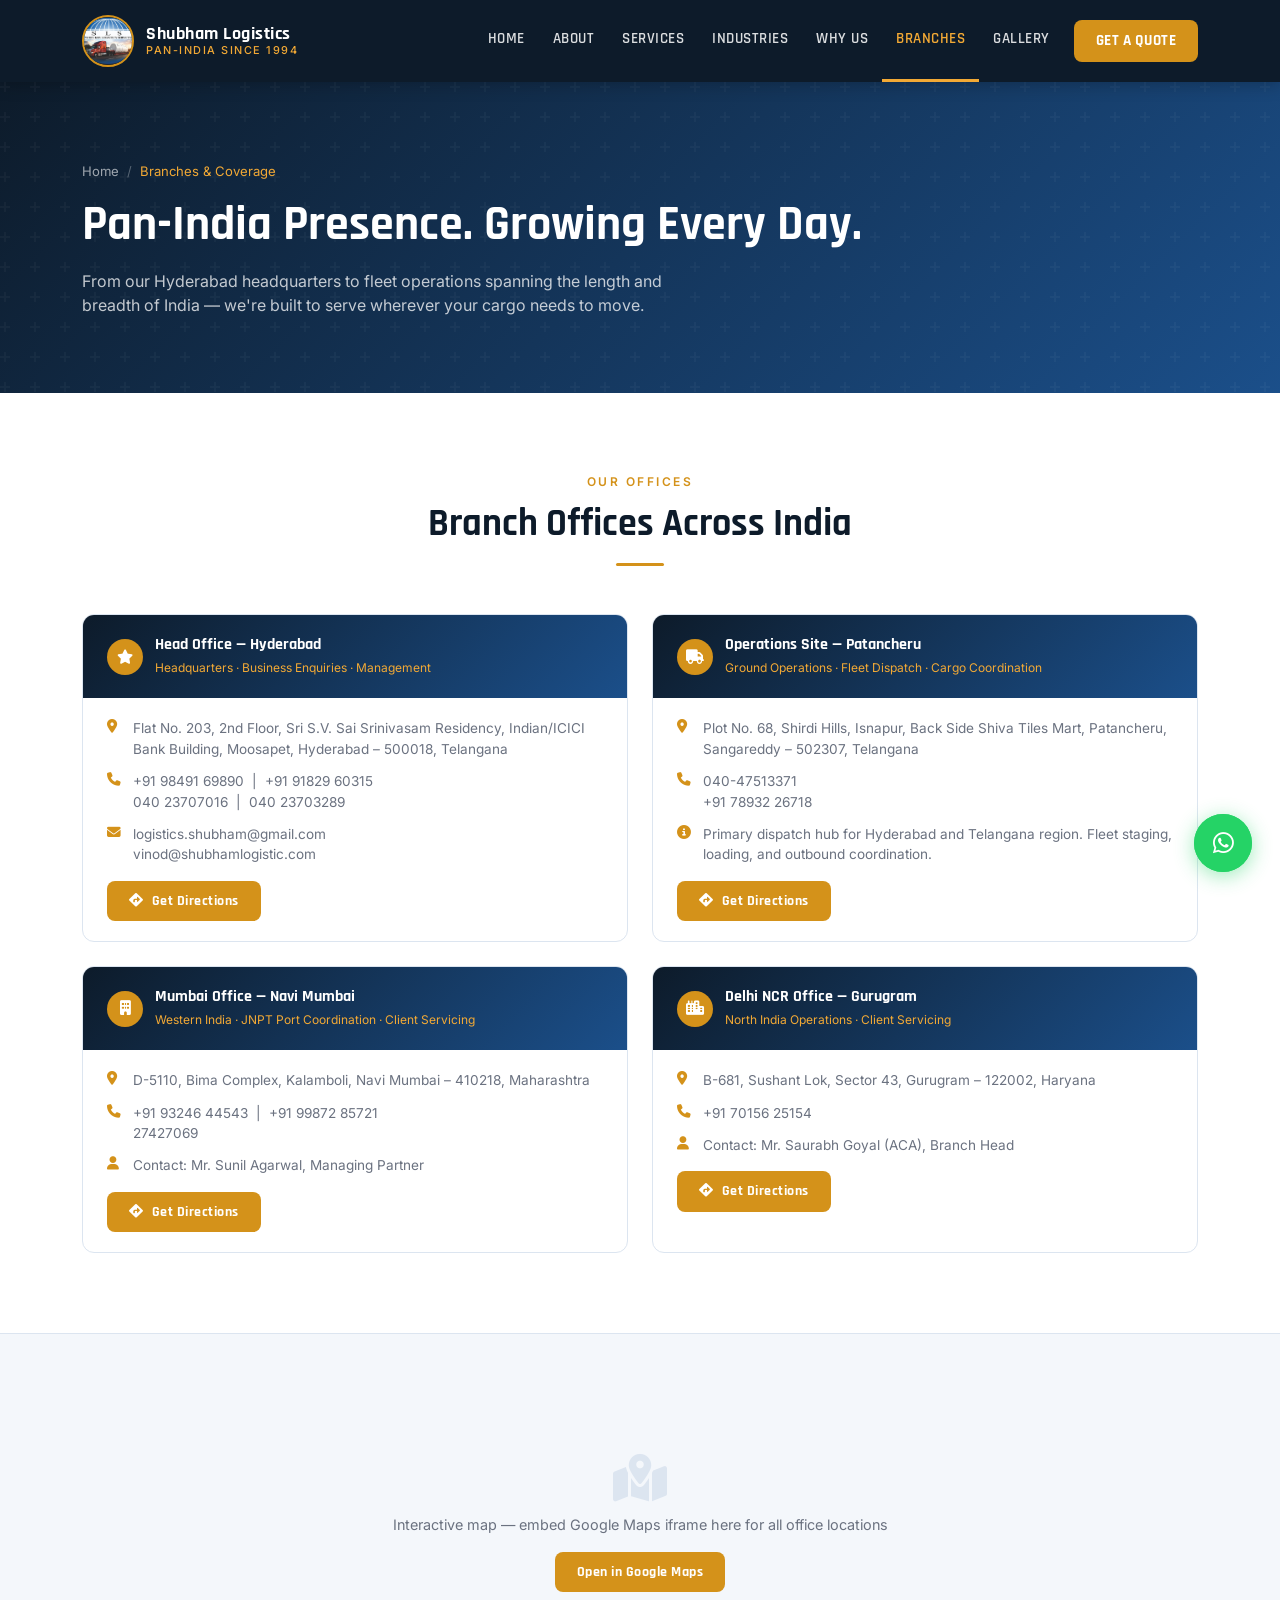
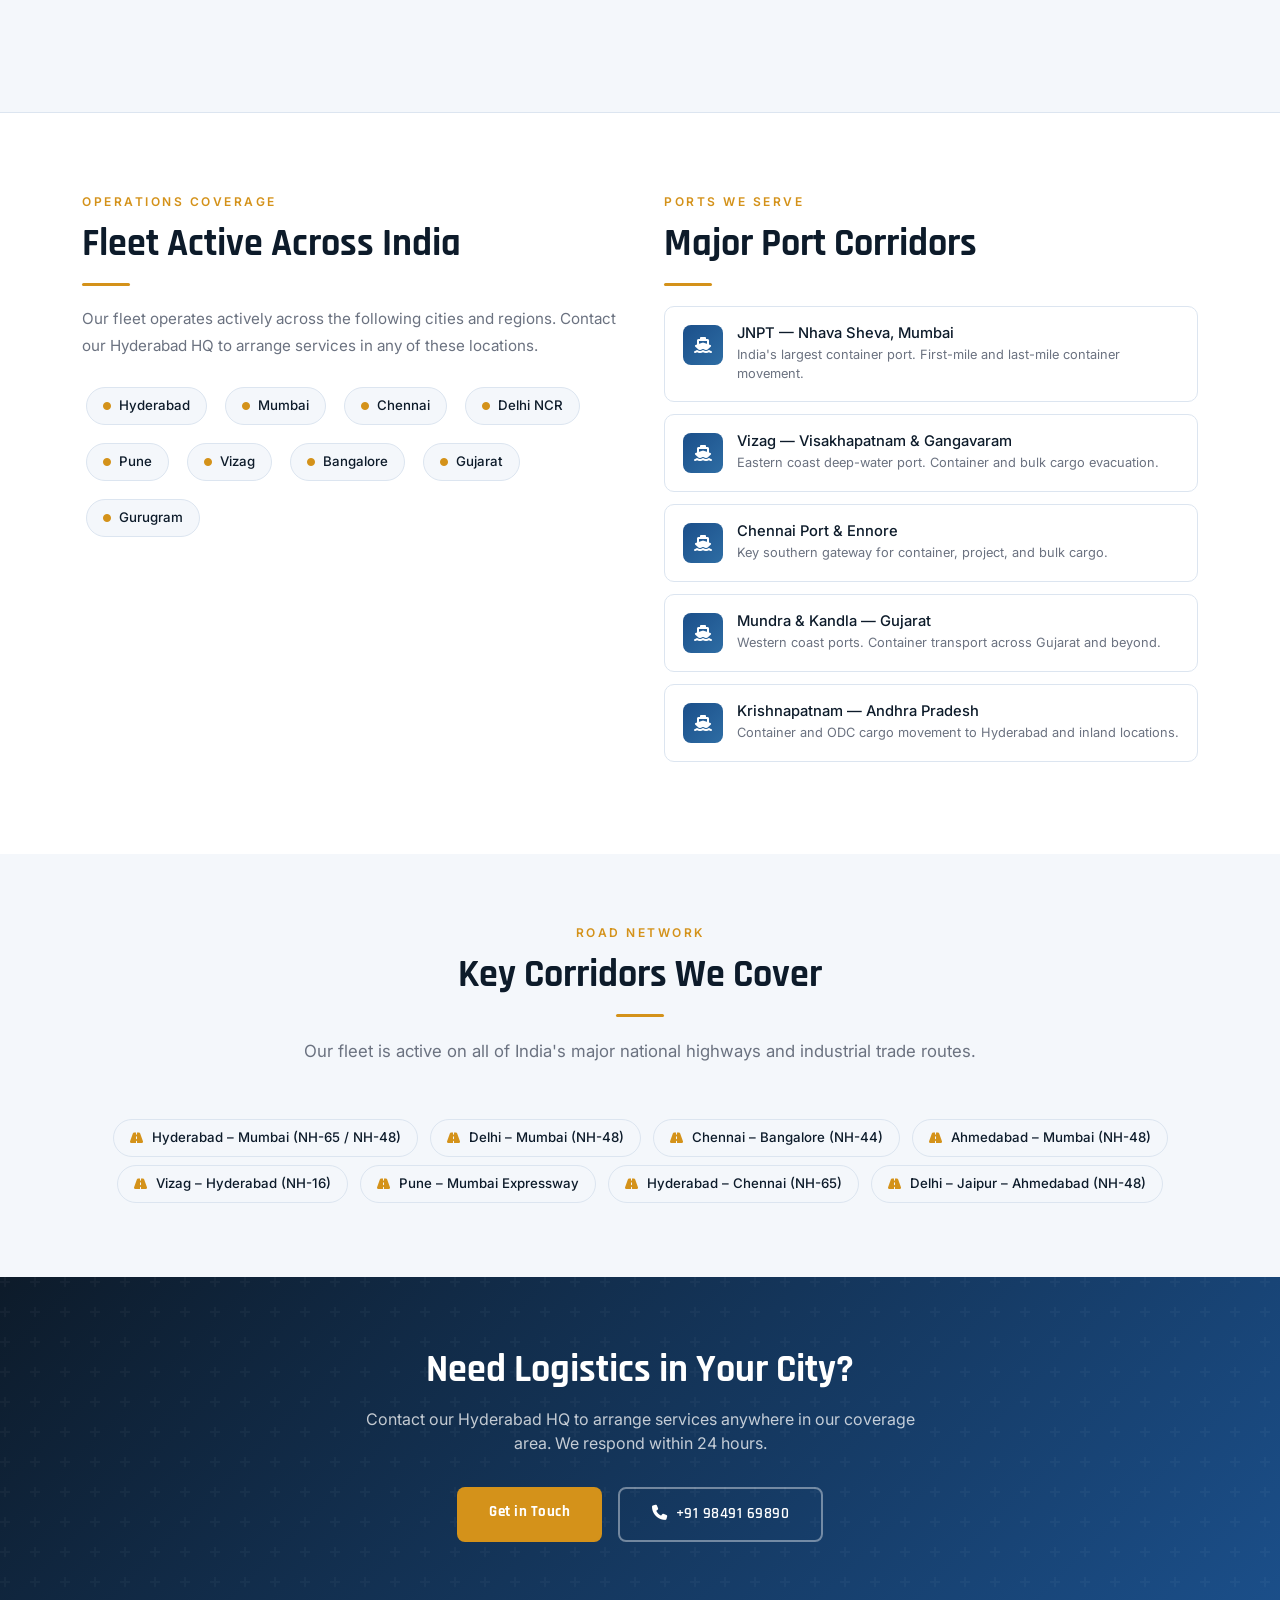
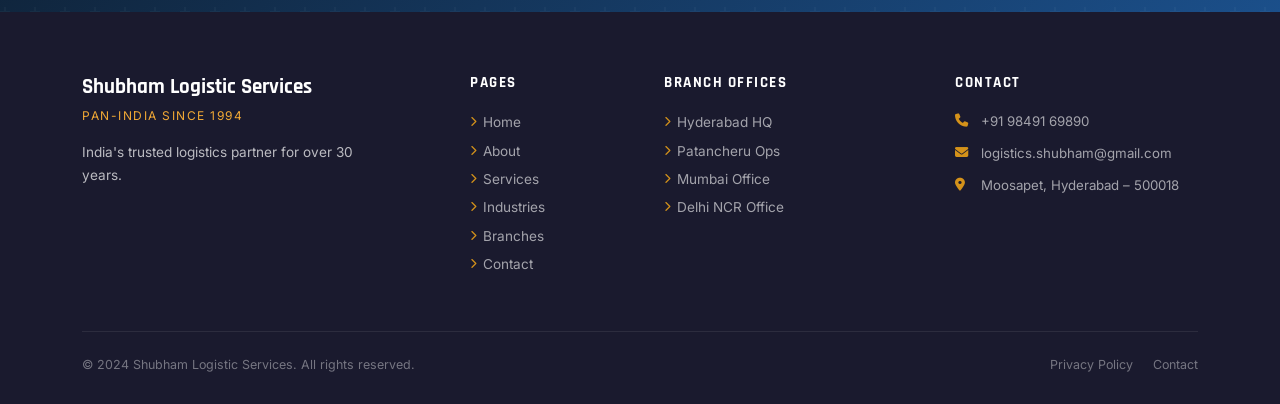
<file: branches.html>
<!DOCTYPE html>
<html lang="en">
<head>
  <meta charset="UTF-8" />
  <meta name="viewport" content="width=device-width, initial-scale=1.0" />
  <title>Locations | Hyderabad, Mumbai & Pan-India | Shubham Logistics</title>
  <meta name="description" content="Offices in Hyderabad, Patancheru & Mumbai. Fleet across Chennai, Pune, Delhi, Vizag, Bangalore & Gujarat. All major Indian ports covered." />
  <link rel="stylesheet" href="https://cdnjs.cloudflare.com/ajax/libs/bootstrap/5.3.2/css/bootstrap.min.css" />
  <link rel="stylesheet" href="https://cdnjs.cloudflare.com/ajax/libs/font-awesome/6.5.0/css/all.min.css" />
  <link rel="stylesheet" href="assets/css/style.css" />
</head>
<body>

<nav class="navbar navbar-sls navbar-expand-lg">
  <div class="container">
    <a class="navbar-brand" href="index.html">
      <img src="assets/img/logo.png" alt="SLS Logo" class="brand-logo" onerror="this.style.display='none'" />
      <div class="brand-text">
        <span class="brand-name">Shubham Logistics</span>
        <span class="brand-tagline">Pan-India Since 1994</span>
      </div>
    </a>
    <button class="navbar-toggler" type="button" data-bs-toggle="collapse" data-bs-target="#navMenu">
      <span class="navbar-toggler-icon"></span>
    </button>
    <div class="collapse navbar-collapse" id="navMenu">
      <ul class="navbar-nav ms-auto align-items-lg-center">
        <li class="nav-item"><a class="nav-link" href="index.html">Home</a></li>
        <li class="nav-item"><a class="nav-link" href="about.html">About</a></li>
        <li class="nav-item"><a class="nav-link" href="services.html">Services</a></li>
        <li class="nav-item"><a class="nav-link" href="industries.html">Industries</a></li>
        <li class="nav-item"><a class="nav-link" href="why-us.html">Why Us</a></li>
        <li class="nav-item"><a class="nav-link" href="branches.html">Branches</a></li>
        <li class="nav-item"><a class="nav-link" href="gallery.html">Gallery</a></li>
        <li class="nav-item"><a class="nav-link nav-cta" href="contact.html">Get a Quote</a></li>
      </ul>
    </div>
  </div>
</nav>

<section class="page-hero">
  <div class="container page-hero-content">
    <nav aria-label="breadcrumb" class="breadcrumb-sls mb-3">
      <ol class="breadcrumb mb-0">
        <li class="breadcrumb-item"><a href="index.html">Home</a></li>
        <li class="breadcrumb-item active">Branches & Coverage</li>
      </ol>
    </nav>
    <h1>Pan-India Presence. Growing Every Day.</h1>
    <p>From our Hyderabad headquarters to fleet operations spanning the length and breadth of India — we're built to serve wherever your cargo needs to move.</p>
  </div>
</section>

<!-- BRANCH OFFICES -->
<section class="py-5" style="padding-top:80px!important;padding-bottom:80px!important;">
  <div class="container">
    <div class="text-center mb-5 fade-up">
      <span class="section-eyebrow">Our Offices</span>
      <h2 class="section-title">Branch Offices Across India</h2>
      <div class="section-divider center"></div>
    </div>
    <div class="row g-4">

      <!-- HQ -->
      <div class="col-md-6 col-lg-6 fade-up">
        <div class="branch-card">
          <div class="branch-header">
            <div class="branch-badge"><i class="fas fa-star"></i></div>
            <div>
              <h5>Head Office — Hyderabad</h5>
              <small>Headquarters · Business Enquiries · Management</small>
            </div>
          </div>
          <div class="branch-body">
            <div class="branch-info-row">
              <i class="fas fa-map-marker-alt"></i>
              <span>Flat No. 203, 2nd Floor, Sri S.V. Sai Srinivasam Residency, Indian/ICICI Bank Building, Moosapet, Hyderabad – 500018, Telangana</span>
            </div>
            <div class="branch-info-row">
              <i class="fas fa-phone"></i>
              <span><a href="tel:+919849169890" style="color:inherit;text-decoration:none;">+91 98491 69890</a> &nbsp;|&nbsp; <a href="tel:+919182960315" style="color:inherit;text-decoration:none;">+91 91829 60315</a><br/><a href="tel:04023707016" style="color:inherit;text-decoration:none;">040 23707016</a> &nbsp;|&nbsp; <a href="tel:04023703289" style="color:inherit;text-decoration:none;">040 23703289</a></span>
            </div>
            <div class="branch-info-row">
              <i class="fas fa-envelope"></i>
              <span><a href="mailto:logistics.shubham@gmail.com" style="color:inherit;text-decoration:none;">logistics.shubham@gmail.com</a><br/><a href="mailto:vinod@shubhamlogistic.com" style="color:inherit;text-decoration:none;">vinod@shubhamlogistic.com</a></span>
            </div>
            <div class="mt-3">
              <a href="https://maps.google.com/?q=Moosapet,Hyderabad" target="_blank" class="btn-gold" style="padding:10px 22px;font-size:0.85rem;">
                <i class="fas fa-directions me-2"></i>Get Directions
              </a>
            </div>
          </div>
        </div>
      </div>

      <!-- Operations -->
      <div class="col-md-6 col-lg-6 fade-up">
        <div class="branch-card">
          <div class="branch-header">
            <div class="branch-badge"><i class="fas fa-truck"></i></div>
            <div>
              <h5>Operations Site — Patancheru</h5>
              <small>Ground Operations · Fleet Dispatch · Cargo Coordination</small>
            </div>
          </div>
          <div class="branch-body">
            <div class="branch-info-row">
              <i class="fas fa-map-marker-alt"></i>
              <span>Plot No. 68, Shirdi Hills, Isnapur, Back Side Shiva Tiles Mart, Patancheru, Sangareddy – 502307, Telangana</span>
            </div>
            <div class="branch-info-row">
              <i class="fas fa-phone"></i>
              <span><a href="tel:04047513371" style="color:inherit;text-decoration:none;">040-47513371</a><br/><a href="tel:+917893226718" style="color:inherit;text-decoration:none;">+91 78932 26718</a></span>
            </div>
            <div class="branch-info-row">
              <i class="fas fa-info-circle"></i>
              <span>Primary dispatch hub for Hyderabad and Telangana region. Fleet staging, loading, and outbound coordination.</span>
            </div>
            <div class="mt-3">
              <a href="https://maps.google.com/?q=Patancheru,Sangareddy,Telangana" target="_blank" class="btn-gold" style="padding:10px 22px;font-size:0.85rem;">
                <i class="fas fa-directions me-2"></i>Get Directions
              </a>
            </div>
          </div>
        </div>
      </div>

      <!-- Mumbai -->
      <div class="col-md-6 col-lg-6 fade-up">
        <div class="branch-card">
          <div class="branch-header">
            <div class="branch-badge"><i class="fas fa-building"></i></div>
            <div>
              <h5>Mumbai Office — Navi Mumbai</h5>
              <small>Western India · JNPT Port Coordination · Client Servicing</small>
            </div>
          </div>
          <div class="branch-body">
            <div class="branch-info-row">
              <i class="fas fa-map-marker-alt"></i>
              <span>D-5110, Bima Complex, Kalamboli, Navi Mumbai – 410218, Maharashtra</span>
            </div>
            <div class="branch-info-row">
              <i class="fas fa-phone"></i>
              <span><a href="tel:+919324644543" style="color:inherit;text-decoration:none;">+91 93246 44543</a> &nbsp;|&nbsp; <a href="tel:+919987285721" style="color:inherit;text-decoration:none;">+91 99872 85721</a><br/><a href="tel:27427069" style="color:inherit;text-decoration:none;">27427069</a></span>
            </div>
            <div class="branch-info-row">
              <i class="fas fa-user"></i>
              <span>Contact: Mr. Sunil Agarwal, Managing Partner</span>
            </div>
            <div class="mt-3">
              <a href="https://maps.google.com/?q=Kalamboli,Navi+Mumbai" target="_blank" class="btn-gold" style="padding:10px 22px;font-size:0.85rem;">
                <i class="fas fa-directions me-2"></i>Get Directions
              </a>
            </div>
          </div>
        </div>
      </div>

      <!-- Delhi NCR -->
      <div class="col-md-6 col-lg-6 fade-up">
        <div class="branch-card">
          <div class="branch-header">
            <div class="branch-badge"><i class="fas fa-city"></i></div>
            <div>
              <h5>Delhi NCR Office — Gurugram</h5>
              <small>North India Operations · Client Servicing</small>
            </div>
          </div>
          <div class="branch-body">
            <div class="branch-info-row">
              <i class="fas fa-map-marker-alt"></i>
              <span>B-681, Sushant Lok, Sector 43, Gurugram – 122002, Haryana</span>
            </div>
            <div class="branch-info-row">
              <i class="fas fa-phone"></i>
              <span><a href="tel:+917015625154" style="color:inherit;text-decoration:none;">+91 70156 25154</a></span>
            </div>
            <div class="branch-info-row">
              <i class="fas fa-user"></i>
              <span>Contact: Mr. Saurabh Goyal (ACA), Branch Head</span>
            </div>
            <div class="mt-3">
              <a href="https://maps.google.com/?q=Sushant+Lok,Sector+43,Gurugram" target="_blank" class="btn-gold" style="padding:10px 22px;font-size:0.85rem;">
                <i class="fas fa-directions me-2"></i>Get Directions
              </a>
            </div>
          </div>
        </div>
      </div>

    </div>
  </div>
</section>

<!-- MAP EMBED -->
<section class="py-5 bg-light-sls" style="padding-top:0!important;padding-bottom:0!important;">
  <div style="width:100%;height:380px;background:var(--light);display:flex;align-items:center;justify-content:center;border-top:1px solid var(--border);border-bottom:1px solid var(--border);">
    <div style="text-align:center;color:var(--gray);">
      <i class="fas fa-map-marked-alt" style="font-size:3rem;color:var(--border);margin-bottom:12px;display:block;"></i>
      <p style="font-size:0.9rem;">Interactive map — embed Google Maps iframe here for all office locations</p>
      <a href="https://maps.google.com/?q=Moosapet,Hyderabad" target="_blank" class="btn-gold" style="font-size:0.85rem;padding:10px 22px;">Open in Google Maps</a>
    </div>
  </div>
</section>

<!-- OPERATIONS COVERAGE -->
<section class="py-5" style="padding-top:80px!important;padding-bottom:80px!important;">
  <div class="container">
    <div class="row g-5">
      <div class="col-lg-6 fade-up">
        <span class="section-eyebrow">Operations Coverage</span>
        <h2 class="section-title">Fleet Active Across India</h2>
        <div class="section-divider"></div>
        <p style="color:var(--gray);line-height:1.75;font-size:0.95rem;margin-bottom:24px;">
          Our fleet operates actively across the following cities and regions. Contact our Hyderabad HQ to arrange services in any of these locations.
        </p>
        <div class="coverage-list" style="--white:#fff;">
          <span class="corridor-chip" style="background:var(--light);color:var(--navy);border-color:var(--border);"><i class="fas fa-circle" style="color:var(--gold);font-size:0.5rem;"></i> Hyderabad</span>
          <span class="corridor-chip" style="background:var(--light);color:var(--navy);border-color:var(--border);"><i class="fas fa-circle" style="color:var(--gold);font-size:0.5rem;"></i> Mumbai</span>
          <span class="corridor-chip" style="background:var(--light);color:var(--navy);border-color:var(--border);"><i class="fas fa-circle" style="color:var(--gold);font-size:0.5rem;"></i> Chennai</span>
          <span class="corridor-chip" style="background:var(--light);color:var(--navy);border-color:var(--border);"><i class="fas fa-circle" style="color:var(--gold);font-size:0.5rem;"></i> Delhi NCR</span>
          <span class="corridor-chip" style="background:var(--light);color:var(--navy);border-color:var(--border);"><i class="fas fa-circle" style="color:var(--gold);font-size:0.5rem;"></i> Pune</span>
          <span class="corridor-chip" style="background:var(--light);color:var(--navy);border-color:var(--border);"><i class="fas fa-circle" style="color:var(--gold);font-size:0.5rem;"></i> Vizag</span>
          <span class="corridor-chip" style="background:var(--light);color:var(--navy);border-color:var(--border);"><i class="fas fa-circle" style="color:var(--gold);font-size:0.5rem;"></i> Bangalore</span>
          <span class="corridor-chip" style="background:var(--light);color:var(--navy);border-color:var(--border);"><i class="fas fa-circle" style="color:var(--gold);font-size:0.5rem;"></i> Gujarat</span>
          <span class="corridor-chip" style="background:var(--light);color:var(--navy);border-color:var(--border);"><i class="fas fa-circle" style="color:var(--gold);font-size:0.5rem;"></i> Gurugram</span>
        </div>
      </div>

      <div class="col-lg-6 fade-up">
        <span class="section-eyebrow">Ports We Serve</span>
        <h2 class="section-title">Major Port Corridors</h2>
        <div class="section-divider"></div>
        <div class="port-item"><div class="port-icon"><i class="fas fa-ship"></i></div><div><h6>JNPT — Nhava Sheva, Mumbai</h6><p>India's largest container port. First-mile and last-mile container movement.</p></div></div>
        <div class="port-item"><div class="port-icon"><i class="fas fa-ship"></i></div><div><h6>Vizag — Visakhapatnam & Gangavaram</h6><p>Eastern coast deep-water port. Container and bulk cargo evacuation.</p></div></div>
        <div class="port-item"><div class="port-icon"><i class="fas fa-ship"></i></div><div><h6>Chennai Port & Ennore</h6><p>Key southern gateway for container, project, and bulk cargo.</p></div></div>
        <div class="port-item"><div class="port-icon"><i class="fas fa-ship"></i></div><div><h6>Mundra & Kandla — Gujarat</h6><p>Western coast ports. Container transport across Gujarat and beyond.</p></div></div>
        <div class="port-item"><div class="port-icon"><i class="fas fa-ship"></i></div><div><h6>Krishnapatnam — Andhra Pradesh</h6><p>Container and ODC cargo movement to Hyderabad and inland locations.</p></div></div>
      </div>
    </div>
  </div>
</section>

<!-- KEY CORRIDORS -->
<section class="py-5 bg-light-sls" style="padding-top:70px!important;padding-bottom:70px!important;">
  <div class="container">
    <div class="text-center mb-5 fade-up">
      <span class="section-eyebrow">Road Network</span>
      <h2 class="section-title">Key Corridors We Cover</h2>
      <div class="section-divider center"></div>
      <p class="section-lead mx-auto" style="text-align:center;">Our fleet is active on all of India's major national highways and industrial trade routes.</p>
    </div>
    <div class="text-center fade-up">
      <span class="corridor-chip"><i class="fas fa-road"></i> Hyderabad – Mumbai (NH-65 / NH-48)</span>
      <span class="corridor-chip"><i class="fas fa-road"></i> Delhi – Mumbai (NH-48)</span>
      <span class="corridor-chip"><i class="fas fa-road"></i> Chennai – Bangalore (NH-44)</span>
      <span class="corridor-chip"><i class="fas fa-road"></i> Ahmedabad – Mumbai (NH-48)</span>
      <span class="corridor-chip"><i class="fas fa-road"></i> Vizag – Hyderabad (NH-16)</span>
      <span class="corridor-chip"><i class="fas fa-road"></i> Pune – Mumbai Expressway</span>
      <span class="corridor-chip"><i class="fas fa-road"></i> Hyderabad – Chennai (NH-65)</span>
      <span class="corridor-chip"><i class="fas fa-road"></i> Delhi – Jaipur – Ahmedabad (NH-48)</span>
    </div>
  </div>
</section>

<!-- CTA -->
<section class="cta-banner">
  <div class="container position-relative" style="z-index:2;">
    <div class="row justify-content-center">
      <div class="col-lg-7">
        <h2>Need Logistics in Your City?</h2>
        <p>Contact our Hyderabad HQ to arrange services anywhere in our coverage area. We respond within 24 hours.</p>
        <div class="d-flex flex-wrap justify-content-center gap-3">
          <a href="contact.html" class="btn-primary-sls">Get in Touch</a>
          <a href="tel:+919849169890" class="btn-outline-sls"><i class="fas fa-phone me-2"></i>+91 98491 69890</a>
        </div>
      </div>
    </div>
  </div>
</section>

<footer class="footer-main">
  <div class="container">
    <div class="row g-5">
      <div class="col-lg-4 col-md-6">
        <div class="footer-brand-name">Shubham Logistic Services</div>
        <div class="footer-tagline">Pan-India Since 1994</div>
        <p class="footer-desc">India's trusted logistics partner for over 30 years.</p>
      </div>
      <div class="col-lg-2 col-md-6 col-6">
        <div class="footer-heading">Pages</div>
        <ul class="footer-links">
          <li><a href="index.html"><i class="fas fa-chevron-right"></i> Home</a></li>
          <li><a href="about.html"><i class="fas fa-chevron-right"></i> About</a></li>
          <li><a href="services.html"><i class="fas fa-chevron-right"></i> Services</a></li>
          <li><a href="industries.html"><i class="fas fa-chevron-right"></i> Industries</a></li>
          <li><a href="branches.html"><i class="fas fa-chevron-right"></i> Branches</a></li>
          <li><a href="contact.html"><i class="fas fa-chevron-right"></i> Contact</a></li>
        </ul>
      </div>
      <div class="col-lg-3 col-md-6 col-6">
        <div class="footer-heading">Branch Offices</div>
        <ul class="footer-links">
          <li><a href="#"><i class="fas fa-chevron-right"></i> Hyderabad HQ</a></li>
          <li><a href="#"><i class="fas fa-chevron-right"></i> Patancheru Ops</a></li>
          <li><a href="#"><i class="fas fa-chevron-right"></i> Mumbai Office</a></li>
          <li><a href="#"><i class="fas fa-chevron-right"></i> Delhi NCR Office</a></li>
        </ul>
      </div>
      <div class="col-lg-3 col-md-6">
        <div class="footer-heading">Contact</div>
        <div class="footer-contact-item"><i class="fas fa-phone"></i><div><a href="tel:+919849169890">+91 98491 69890</a></div></div>
        <div class="footer-contact-item"><i class="fas fa-envelope"></i><div><a href="mailto:logistics.shubham@gmail.com">logistics.shubham@gmail.com</a></div></div>
        <div class="footer-contact-item"><i class="fas fa-map-marker-alt"></i><div style="color:rgba(255,255,255,0.6);">Moosapet, Hyderabad – 500018</div></div>
      </div>
    </div>
    <div class="footer-bottom">
      <p>© 2024 Shubham Logistic Services. All rights reserved.</p>
      <div class="footer-bottom-links"><a href="#">Privacy Policy</a><a href="contact.html">Contact</a></div>
    </div>
  </div>
</footer>

<div class="wa-fab">
  <div class="wa-popup" id="waPopup">
    <div class="wa-popup-header">
      <div class="wa-avatar"><i class="fab fa-whatsapp"></i></div>
      <div><div class="wa-name">Shubham Logistics</div><div class="wa-status">Typically replies within minutes</div></div>
      <button class="wa-close" id="waClose"><i class="fas fa-times"></i></button>
    </div>
    <div class="wa-body"><div class="wa-bubble">👋 Chat with us on WhatsApp for quick enquiries!</div></div>
    <div class="wa-footer">
      <a href="https://wa.me/919849169890?text=Hello%2C%20I%20would%20like%20to%20enquire%20about%20your%20logistics%20services." class="wa-btn" target="_blank"><i class="fab fa-whatsapp"></i> Chat on WhatsApp</a>
    </div>
  </div>
  <div class="wa-pulse"></div>
  <button class="wa-main-btn" id="waMainBtn" aria-label="WhatsApp"><i class="fab fa-whatsapp"></i></button>
</div>

<script src="https://cdnjs.cloudflare.com/ajax/libs/bootstrap/5.3.2/js/bootstrap.bundle.min.js"></script>
<script src="assets/js/main.js"></script>
</body>
</html>
</file>
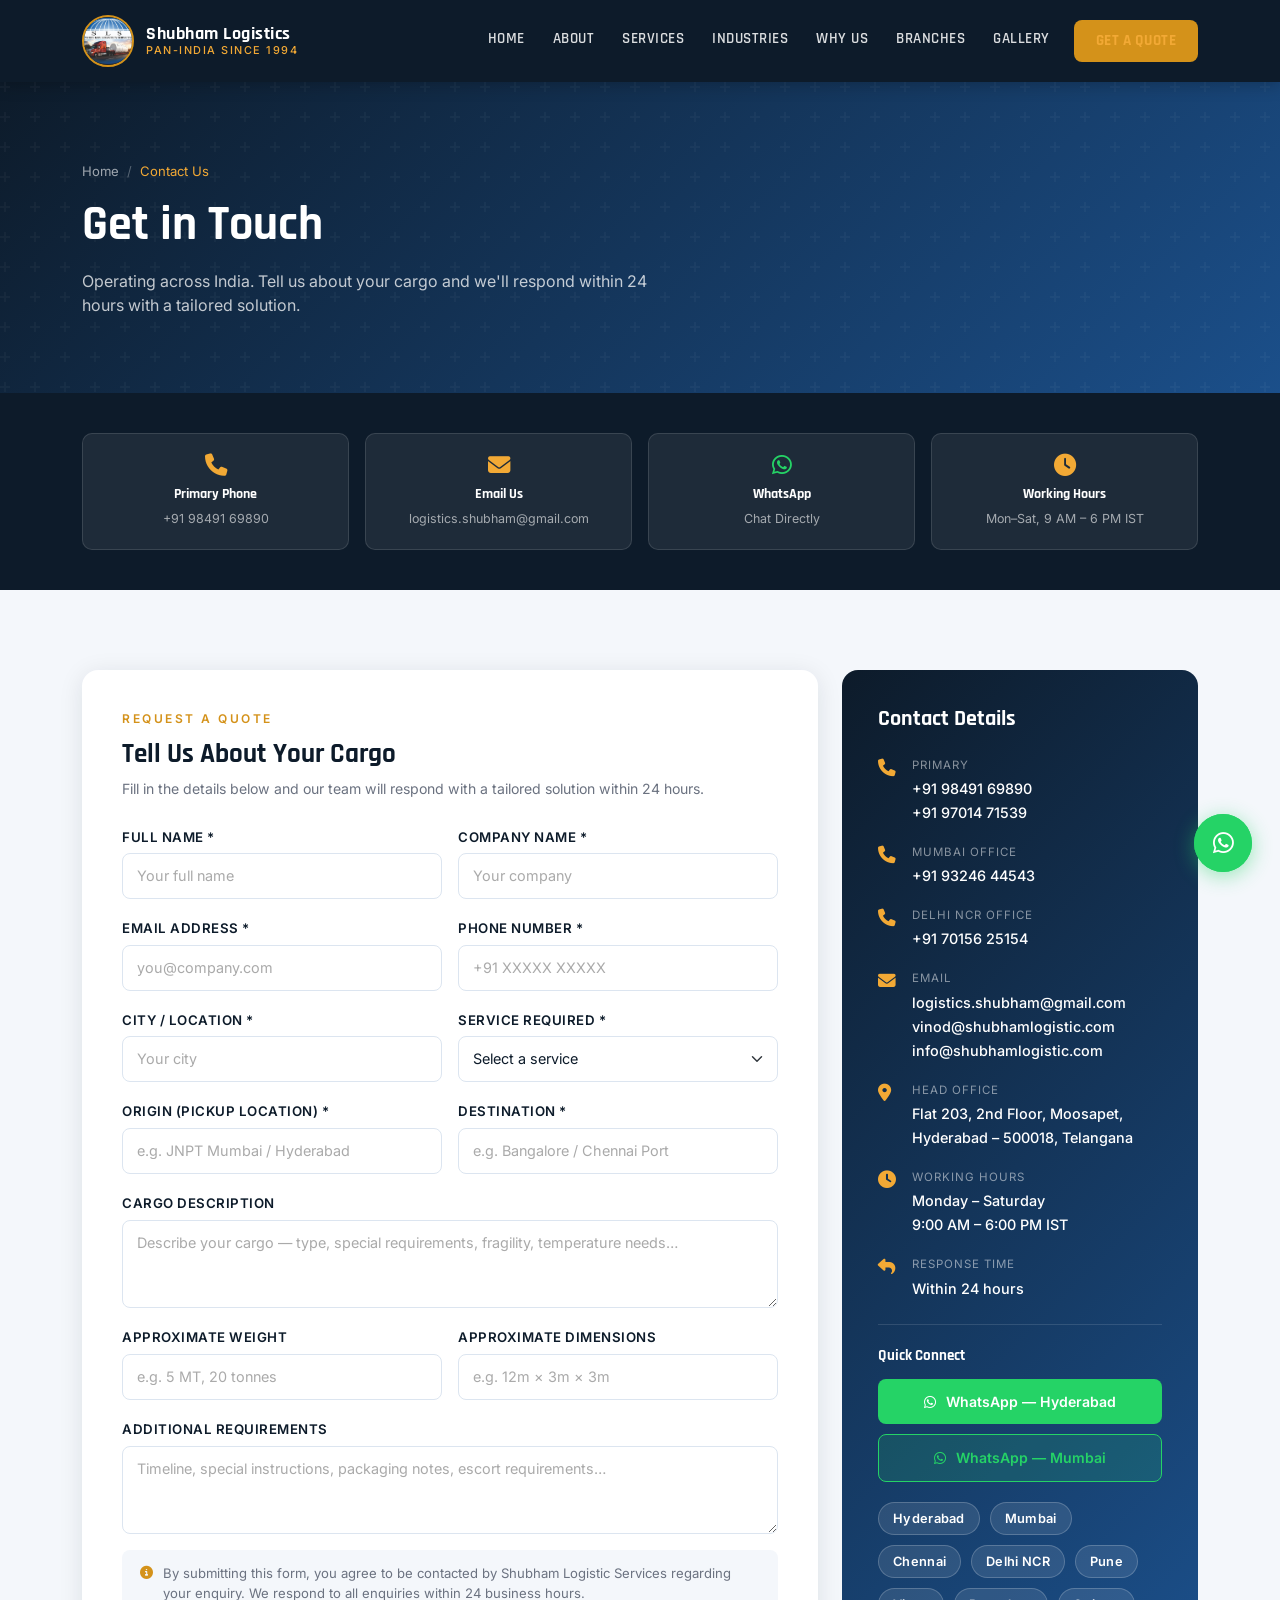
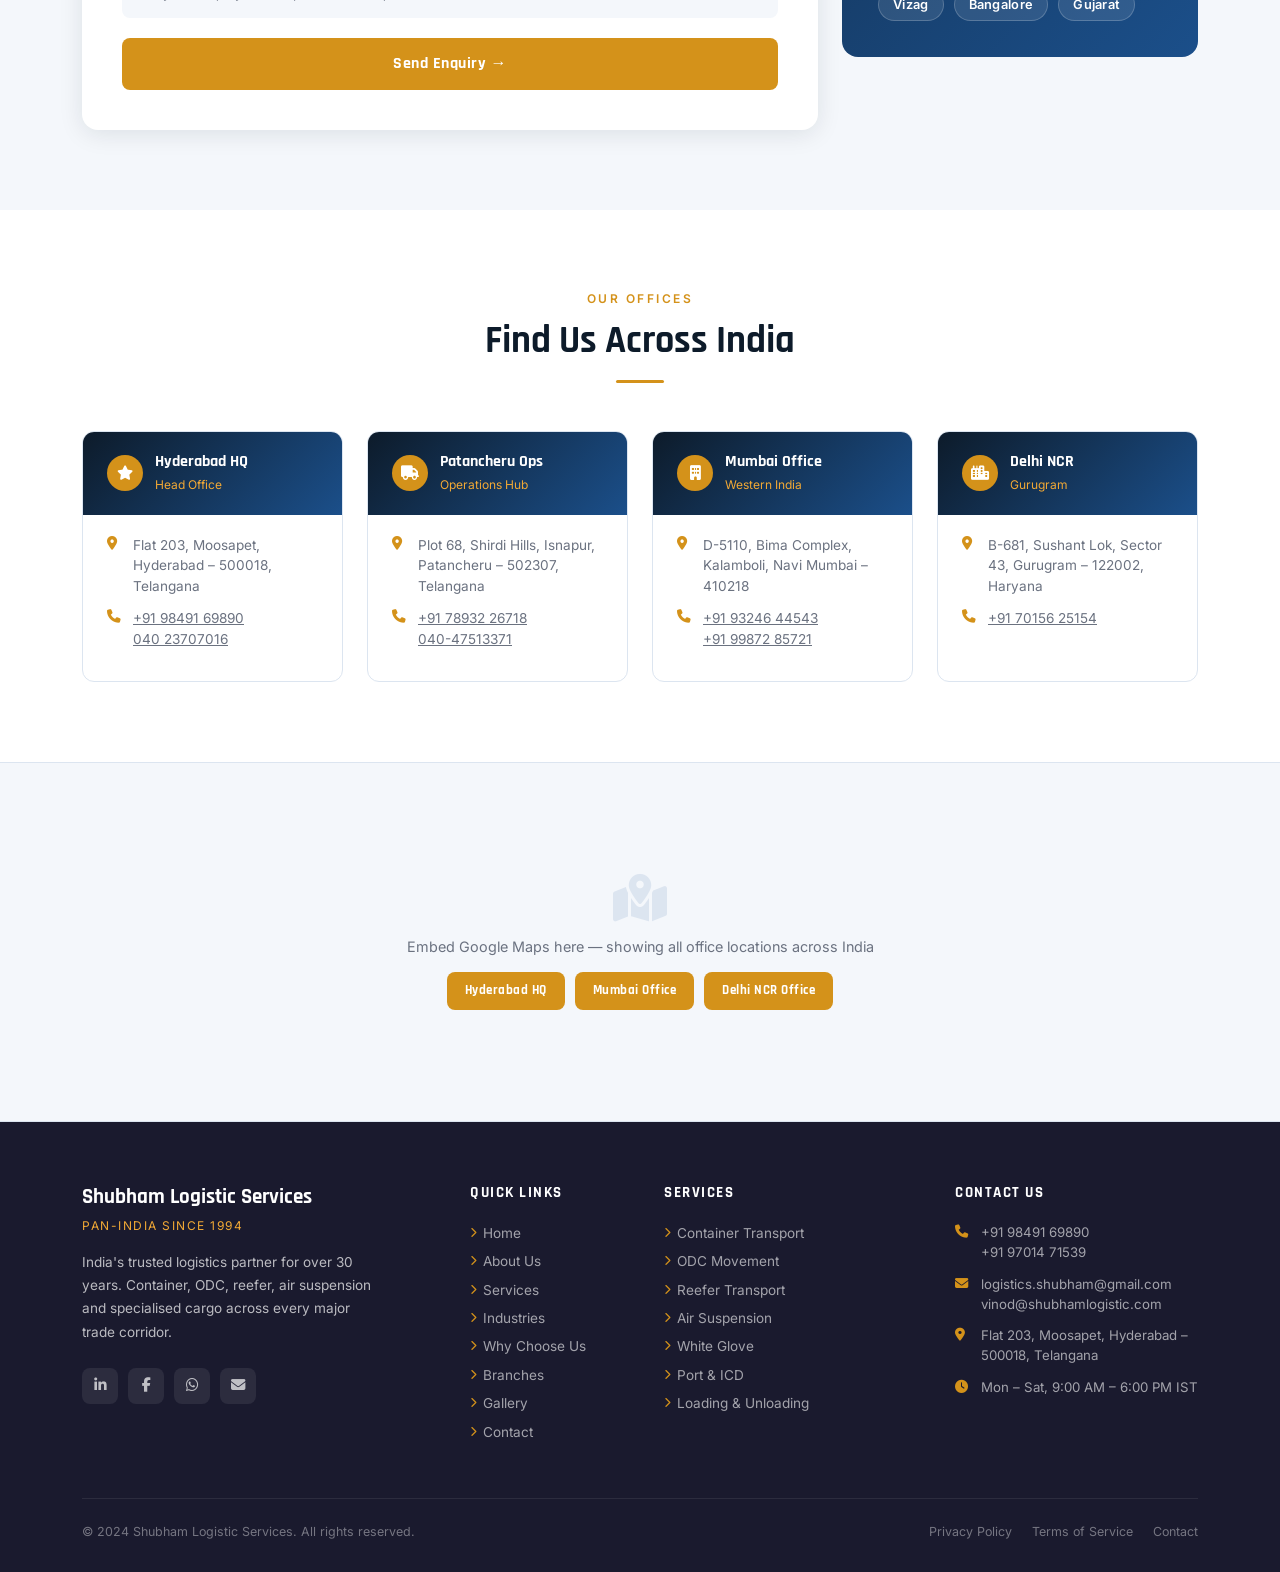
<file: contact.html>
<!DOCTYPE html>
<html lang="en">
<head>
  <meta charset="UTF-8" />
  <meta name="viewport" content="width=device-width, initial-scale=1.0" />
  <title>Contact Shubham Logistic Services | Pan-India Logistics</title>
  <meta name="description" content="Get in touch for logistics quotes. Ph: +91 9849169890. Email: logistics.shubham@gmail.com. Pan-India. Respond within 24 hours." />
  <link rel="stylesheet" href="https://cdnjs.cloudflare.com/ajax/libs/bootstrap/5.3.2/css/bootstrap.min.css" />
  <link rel="stylesheet" href="https://cdnjs.cloudflare.com/ajax/libs/font-awesome/6.5.0/css/all.min.css" />
  <link rel="stylesheet" href="assets/css/style.css" />
</head>
<body>

<nav class="navbar navbar-sls navbar-expand-lg">
  <div class="container">
    <a class="navbar-brand" href="index.html">
      <img src="assets/img/logo.png" alt="SLS Logo" class="brand-logo" onerror="this.style.display='none'" />
      <div class="brand-text">
        <span class="brand-name">Shubham Logistics</span>
        <span class="brand-tagline">Pan-India Since 1994</span>
      </div>
    </a>
    <button class="navbar-toggler" type="button" data-bs-toggle="collapse" data-bs-target="#navMenu">
      <span class="navbar-toggler-icon"></span>
    </button>
    <div class="collapse navbar-collapse" id="navMenu">
      <ul class="navbar-nav ms-auto align-items-lg-center">
        <li class="nav-item"><a class="nav-link" href="index.html">Home</a></li>
        <li class="nav-item"><a class="nav-link" href="about.html">About</a></li>
        <li class="nav-item"><a class="nav-link" href="services.html">Services</a></li>
        <li class="nav-item"><a class="nav-link" href="industries.html">Industries</a></li>
        <li class="nav-item"><a class="nav-link" href="why-us.html">Why Us</a></li>
        <li class="nav-item"><a class="nav-link" href="branches.html">Branches</a></li>
        <li class="nav-item"><a class="nav-link" href="gallery.html">Gallery</a></li>
        <li class="nav-item"><a class="nav-link nav-cta" href="contact.html">Get a Quote</a></li>
      </ul>
    </div>
  </div>
</nav>

<section class="page-hero">
  <div class="container page-hero-content">
    <nav aria-label="breadcrumb" class="breadcrumb-sls mb-3">
      <ol class="breadcrumb mb-0">
        <li class="breadcrumb-item"><a href="index.html">Home</a></li>
        <li class="breadcrumb-item active">Contact Us</li>
      </ol>
    </nav>
    <h1>Get in Touch</h1>
    <p>Operating across India. Tell us about your cargo and we'll respond within 24 hours with a tailored solution.</p>
  </div>
</section>

<!-- QUICK CONTACT CARDS -->
<section style="background:var(--navy);padding:40px 0;">
  <div class="container">
    <div class="row g-3 justify-content-center">
      <div class="col-md-3 col-6">
        <a href="tel:+919849169890" style="text-decoration:none;">
          <div style="background:rgba(255,255,255,0.07);border:1px solid rgba(255,255,255,0.12);border-radius:10px;padding:20px;text-align:center;transition:all 0.2s;" onmouseover="this.style.background='rgba(212,146,26,0.15)';this.style.borderColor='var(--gold)';" onmouseout="this.style.background='rgba(255,255,255,0.07)';this.style.borderColor='rgba(255,255,255,0.12)';">
            <i class="fas fa-phone" style="font-size:1.4rem;color:var(--amber);margin-bottom:8px;display:block;"></i>
            <div style="font-family:'Rajdhani',sans-serif;font-weight:700;color:white;font-size:0.9rem;">Primary Phone</div>
            <div style="font-size:0.78rem;color:rgba(255,255,255,0.6);margin-top:4px;">+91 98491 69890</div>
          </div>
        </a>
      </div>
      <div class="col-md-3 col-6">
        <a href="mailto:logistics.shubham@gmail.com" style="text-decoration:none;">
          <div style="background:rgba(255,255,255,0.07);border:1px solid rgba(255,255,255,0.12);border-radius:10px;padding:20px;text-align:center;transition:all 0.2s;" onmouseover="this.style.background='rgba(212,146,26,0.15)';this.style.borderColor='var(--gold)';" onmouseout="this.style.background='rgba(255,255,255,0.07)';this.style.borderColor='rgba(255,255,255,0.12)';">
            <i class="fas fa-envelope" style="font-size:1.4rem;color:var(--amber);margin-bottom:8px;display:block;"></i>
            <div style="font-family:'Rajdhani',sans-serif;font-weight:700;color:white;font-size:0.9rem;">Email Us</div>
            <div style="font-size:0.78rem;color:rgba(255,255,255,0.6);margin-top:4px;">logistics.shubham@gmail.com</div>
          </div>
        </a>
      </div>
      <div class="col-md-3 col-6">
        <a href="https://wa.me/919849169890" target="_blank" style="text-decoration:none;">
          <div style="background:rgba(255,255,255,0.07);border:1px solid rgba(255,255,255,0.12);border-radius:10px;padding:20px;text-align:center;transition:all 0.2s;" onmouseover="this.style.background='rgba(37,211,102,0.15)';this.style.borderColor='#25D366';" onmouseout="this.style.background='rgba(255,255,255,0.07)';this.style.borderColor='rgba(255,255,255,0.12)';">
            <i class="fab fa-whatsapp" style="font-size:1.4rem;color:#25D366;margin-bottom:8px;display:block;"></i>
            <div style="font-family:'Rajdhani',sans-serif;font-weight:700;color:white;font-size:0.9rem;">WhatsApp</div>
            <div style="font-size:0.78rem;color:rgba(255,255,255,0.6);margin-top:4px;">Chat Directly</div>
          </div>
        </a>
      </div>
      <div class="col-md-3 col-6">
        <div style="background:rgba(255,255,255,0.07);border:1px solid rgba(255,255,255,0.12);border-radius:10px;padding:20px;text-align:center;">
          <i class="fas fa-clock" style="font-size:1.4rem;color:var(--amber);margin-bottom:8px;display:block;"></i>
          <div style="font-family:'Rajdhani',sans-serif;font-weight:700;color:white;font-size:0.9rem;">Working Hours</div>
          <div style="font-size:0.78rem;color:rgba(255,255,255,0.6);margin-top:4px;">Mon–Sat, 9 AM – 6 PM IST</div>
        </div>
      </div>
    </div>
  </div>
</section>

<!-- MAIN FORM + CONTACT INFO -->
<section class="form-section">
  <div class="container">
    <div class="row g-4 align-items-start">

      <!-- FORM -->
      <div class="col-lg-8 fade-up">
        <div class="form-card">
          <div class="mb-4">
            <span class="section-eyebrow">Request a Quote</span>
            <h3 style="font-family:'Rajdhani',sans-serif;font-size:1.7rem;color:var(--navy);">Tell Us About Your Cargo</h3>
            <p style="font-size:0.88rem;color:var(--gray);margin-top:6px;">Fill in the details below and our team will respond with a tailored solution within 24 hours.</p>
          </div>

          <form id="quoteForm">
            <div class="row g-3">
              <div class="col-md-6">
                <label class="form-label">Full Name *</label>
                <input type="text" class="form-control" placeholder="Your full name" required />
              </div>
              <div class="col-md-6">
                <label class="form-label">Company Name *</label>
                <input type="text" class="form-control" placeholder="Your company" required />
              </div>
              <div class="col-md-6">
                <label class="form-label">Email Address *</label>
                <input type="email" class="form-control" placeholder="you@company.com" required />
              </div>
              <div class="col-md-6">
                <label class="form-label">Phone Number *</label>
                <input type="tel" class="form-control" placeholder="+91 XXXXX XXXXX" required />
              </div>
              <div class="col-md-6">
                <label class="form-label">City / Location *</label>
                <input type="text" class="form-control" placeholder="Your city" required />
              </div>
              <div class="col-md-6">
                <label class="form-label">Service Required *</label>
                <select class="form-select" required>
                  <option value="">Select a service</option>
                  <option>Container Transport</option>
                  <option>ODC Movement</option>
                  <option>Reefer Transport</option>
                  <option>Air Suspension Cargo</option>
                  <option>White Glove Delivery</option>
                  <option>Port / ICD / CFS Connectivity</option>
                  <option>Loading &amp; Unloading</option>
                  <option>Other</option>
                </select>
              </div>
              <div class="col-md-6">
                <label class="form-label">Origin (Pickup Location) *</label>
                <input type="text" class="form-control" placeholder="e.g. JNPT Mumbai / Hyderabad" required />
              </div>
              <div class="col-md-6">
                <label class="form-label">Destination *</label>
                <input type="text" class="form-control" placeholder="e.g. Bangalore / Chennai Port" required />
              </div>
              <div class="col-12">
                <label class="form-label">Cargo Description</label>
                <textarea class="form-control" rows="3" placeholder="Describe your cargo — type, special requirements, fragility, temperature needs…"></textarea>
              </div>
              <div class="col-md-6">
                <label class="form-label">Approximate Weight</label>
                <input type="text" class="form-control" placeholder="e.g. 5 MT, 20 tonnes" />
              </div>
              <div class="col-md-6">
                <label class="form-label">Approximate Dimensions</label>
                <input type="text" class="form-control" placeholder="e.g. 12m × 3m × 3m" />
              </div>
              <div class="col-12">
                <label class="form-label">Additional Requirements</label>
                <textarea class="form-control" rows="3" placeholder="Timeline, special instructions, packaging notes, escort requirements…"></textarea>
              </div>
              <div class="col-12">
                <div style="background:var(--light);border-radius:8px;padding:14px 18px;margin-bottom:4px;font-size:0.82rem;color:var(--gray);display:flex;gap:10px;align-items:flex-start;">
                  <i class="fas fa-info-circle" style="color:var(--gold);margin-top:2px;flex-shrink:0;"></i>
                  <span>By submitting this form, you agree to be contacted by Shubham Logistic Services regarding your enquiry. We respond to all enquiries within 24 business hours.</span>
                </div>
              </div>
              <div class="col-12">
                <button type="submit" class="btn-submit">Send Enquiry →</button>
              </div>
            </div>
          </form>

          <div class="form-success" id="formSuccess">
            <i class="fas fa-check-circle"></i>
            <h4 style="color:var(--navy);font-family:'Rajdhani',sans-serif;font-size:1.5rem;">Enquiry Sent Successfully!</h4>
            <p style="color:var(--gray);font-size:0.92rem;max-width:440px;margin:0 auto;">Thank you for reaching out to Shubham Logistic Services. Our team will review your requirements and get back to you within 24 hours with a tailored solution.</p>
            <div style="margin-top:24px;display:flex;gap:12px;justify-content:center;flex-wrap:wrap;">
              <a href="services.html" class="btn-gold" style="font-size:0.88rem;">Explore Services</a>
              <a href="index.html" class="btn-gold" style="font-size:0.88rem;background:var(--navy);">Back to Home</a>
            </div>
          </div>

        </div>
      </div>

      <!-- CONTACT INFO -->
      <div class="col-lg-4 fade-up">
        <div class="contact-info-card">
          <h4>Contact Details</h4>

          <div class="contact-row">
            <i class="fas fa-phone"></i>
            <div>
              <span class="c-label">Primary</span>
              <span class="c-value"><a href="tel:+919849169890">+91 98491 69890</a><br/><a href="tel:+919701471539">+91 97014 71539</a></span>
            </div>
          </div>

          <div class="contact-row">
            <i class="fas fa-phone"></i>
            <div>
              <span class="c-label">Mumbai Office</span>
              <span class="c-value"><a href="tel:+919324644543">+91 93246 44543</a></span>
            </div>
          </div>

          <div class="contact-row">
            <i class="fas fa-phone"></i>
            <div>
              <span class="c-label">Delhi NCR Office</span>
              <span class="c-value"><a href="tel:+917015625154">+91 70156 25154</a></span>
            </div>
          </div>

          <div class="contact-row">
            <i class="fas fa-envelope"></i>
            <div>
              <span class="c-label">Email</span>
              <span class="c-value"><a href="mailto:logistics.shubham@gmail.com">logistics.shubham@gmail.com</a><br/><a href="mailto:vinod@shubhamlogistic.com">vinod@shubhamlogistic.com</a><br/><a href="mailto:info@shubhamlogistic.com">info@shubhamlogistic.com</a></span>
            </div>
          </div>

          <div class="contact-row">
            <i class="fas fa-map-marker-alt"></i>
            <div>
              <span class="c-label">Head Office</span>
              <span class="c-value">Flat 203, 2nd Floor, Moosapet, Hyderabad – 500018, Telangana</span>
            </div>
          </div>

          <div class="contact-row">
            <i class="fas fa-clock"></i>
            <div>
              <span class="c-label">Working Hours</span>
              <span class="c-value">Monday – Saturday<br/>9:00 AM – 6:00 PM IST</span>
            </div>
          </div>

          <div class="contact-row">
            <i class="fas fa-reply"></i>
            <div>
              <span class="c-label">Response Time</span>
              <span class="c-value">Within 24 hours</span>
            </div>
          </div>

          <div style="margin-top:24px;border-top:1px solid rgba(255,255,255,0.12);padding-top:20px;">
            <div style="font-family:'Rajdhani',sans-serif;font-weight:700;color:white;margin-bottom:12px;font-size:0.95rem;">Quick Connect</div>
            <div style="display:flex;flex-direction:column;gap:10px;">
              <a href="https://wa.me/919849169890?text=Hello%2C%20I%20would%20like%20to%20enquire%20about%20your%20logistics%20services." target="_blank"
                style="background:#25D366;color:white;padding:12px 16px;border-radius:8px;text-decoration:none;font-weight:600;font-size:0.88rem;display:flex;align-items:center;gap:10px;justify-content:center;">
                <i class="fab fa-whatsapp"></i> WhatsApp — Hyderabad
              </a>
              <a href="https://wa.me/919324644543?text=Hello%2C%20I%20would%20like%20to%20enquire%20about%20logistics%20services." target="_blank"
                style="background:rgba(37,211,102,0.15);color:#25D366;border:1px solid #25D366;padding:12px 16px;border-radius:8px;text-decoration:none;font-weight:600;font-size:0.88rem;display:flex;align-items:center;gap:10px;justify-content:center;">
                <i class="fab fa-whatsapp"></i> WhatsApp — Mumbai
              </a>
            </div>
          </div>

          <div style="margin-top:20px;">
            <div class="coverage-list">
              <span class="coverage-badge">Hyderabad</span>
              <span class="coverage-badge">Mumbai</span>
              <span class="coverage-badge">Chennai</span>
              <span class="coverage-badge">Delhi NCR</span>
              <span class="coverage-badge">Pune</span>
              <span class="coverage-badge">Vizag</span>
              <span class="coverage-badge">Bangalore</span>
              <span class="coverage-badge">Gujarat</span>
            </div>
          </div>
        </div>
      </div>

    </div>
  </div>
</section>

<!-- OFFICES DETAIL -->
<section class="py-5" style="padding-top:80px!important;padding-bottom:80px!important;">
  <div class="container">
    <div class="text-center mb-5 fade-up">
      <span class="section-eyebrow">Our Offices</span>
      <h2 class="section-title">Find Us Across India</h2>
      <div class="section-divider center"></div>
    </div>
    <div class="row g-4">
      <div class="col-md-6 col-lg-3 fade-up">
        <div class="branch-card">
          <div class="branch-header">
            <div class="branch-badge"><i class="fas fa-star"></i></div>
            <div><h5>Hyderabad HQ</h5><small>Head Office</small></div>
          </div>
          <div class="branch-body">
            <div class="branch-info-row"><i class="fas fa-map-marker-alt"></i><span>Flat 203, Moosapet, Hyderabad – 500018, Telangana</span></div>
            <div class="branch-info-row"><i class="fas fa-phone"></i><span><a href="tel:+919849169890" style="color:inherit;">+91 98491 69890</a><br/><a href="tel:04023707016" style="color:inherit;">040 23707016</a></span></div>
          </div>
        </div>
      </div>
      <div class="col-md-6 col-lg-3 fade-up">
        <div class="branch-card">
          <div class="branch-header">
            <div class="branch-badge"><i class="fas fa-truck"></i></div>
            <div><h5>Patancheru Ops</h5><small>Operations Hub</small></div>
          </div>
          <div class="branch-body">
            <div class="branch-info-row"><i class="fas fa-map-marker-alt"></i><span>Plot 68, Shirdi Hills, Isnapur, Patancheru – 502307, Telangana</span></div>
            <div class="branch-info-row"><i class="fas fa-phone"></i><span><a href="tel:+917893226718" style="color:inherit;">+91 78932 26718</a><br/><a href="tel:04047513371" style="color:inherit;">040-47513371</a></span></div>
          </div>
        </div>
      </div>
      <div class="col-md-6 col-lg-3 fade-up">
        <div class="branch-card">
          <div class="branch-header">
            <div class="branch-badge"><i class="fas fa-building"></i></div>
            <div><h5>Mumbai Office</h5><small>Western India</small></div>
          </div>
          <div class="branch-body">
            <div class="branch-info-row"><i class="fas fa-map-marker-alt"></i><span>D-5110, Bima Complex, Kalamboli, Navi Mumbai – 410218</span></div>
            <div class="branch-info-row"><i class="fas fa-phone"></i><span><a href="tel:+919324644543" style="color:inherit;">+91 93246 44543</a><br/><a href="tel:+919987285721" style="color:inherit;">+91 99872 85721</a></span></div>
          </div>
        </div>
      </div>
      <div class="col-md-6 col-lg-3 fade-up">
        <div class="branch-card">
          <div class="branch-header">
            <div class="branch-badge"><i class="fas fa-city"></i></div>
            <div><h5>Delhi NCR</h5><small>Gurugram</small></div>
          </div>
          <div class="branch-body">
            <div class="branch-info-row"><i class="fas fa-map-marker-alt"></i><span>B-681, Sushant Lok, Sector 43, Gurugram – 122002, Haryana</span></div>
            <div class="branch-info-row"><i class="fas fa-phone"></i><span><a href="tel:+917015625154" style="color:inherit;">+91 70156 25154</a></span></div>
          </div>
        </div>
      </div>
    </div>
  </div>
</section>

<!-- MAP PLACEHOLDER -->
<div style="background:var(--light);border-top:1px solid var(--border);border-bottom:1px solid var(--border);height:360px;display:flex;align-items:center;justify-content:center;text-align:center;color:var(--gray);">
  <div>
    <i class="fas fa-map-marked-alt" style="font-size:3rem;color:var(--border);margin-bottom:14px;display:block;"></i>
    <p style="font-size:0.9rem;margin-bottom:14px;">Embed Google Maps here — showing all office locations across India</p>
    <div style="display:flex;gap:10px;justify-content:center;flex-wrap:wrap;">
      <a href="https://maps.google.com/?q=Moosapet,Hyderabad" target="_blank" class="btn-gold" style="font-size:0.82rem;padding:9px 18px;">Hyderabad HQ</a>
      <a href="https://maps.google.com/?q=Kalamboli,Navi+Mumbai" target="_blank" class="btn-gold" style="font-size:0.82rem;padding:9px 18px;">Mumbai Office</a>
      <a href="https://maps.google.com/?q=Sushant+Lok,Gurugram" target="_blank" class="btn-gold" style="font-size:0.82rem;padding:9px 18px;">Delhi NCR Office</a>
    </div>
  </div>
</div>

<footer class="footer-main">
  <div class="container">
    <div class="row g-5">
      <div class="col-lg-4 col-md-6">
        <div class="footer-brand-name">Shubham Logistic Services</div>
        <div class="footer-tagline">Pan-India Since 1994</div>
        <p class="footer-desc">India's trusted logistics partner for over 30 years. Container, ODC, reefer, air suspension and specialised cargo across every major trade corridor.</p>
        <div class="footer-socials">
          <a href="#" class="footer-social-btn"><i class="fab fa-linkedin-in"></i></a>
          <a href="#" class="footer-social-btn"><i class="fab fa-facebook-f"></i></a>
          <a href="https://wa.me/919849169890" class="footer-social-btn"><i class="fab fa-whatsapp"></i></a>
          <a href="mailto:logistics.shubham@gmail.com" class="footer-social-btn"><i class="fas fa-envelope"></i></a>
        </div>
      </div>
      <div class="col-lg-2 col-md-6 col-6">
        <div class="footer-heading">Quick Links</div>
        <ul class="footer-links">
          <li><a href="index.html"><i class="fas fa-chevron-right"></i> Home</a></li>
          <li><a href="about.html"><i class="fas fa-chevron-right"></i> About Us</a></li>
          <li><a href="services.html"><i class="fas fa-chevron-right"></i> Services</a></li>
          <li><a href="industries.html"><i class="fas fa-chevron-right"></i> Industries</a></li>
          <li><a href="why-us.html"><i class="fas fa-chevron-right"></i> Why Choose Us</a></li>
          <li><a href="branches.html"><i class="fas fa-chevron-right"></i> Branches</a></li>
          <li><a href="gallery.html"><i class="fas fa-chevron-right"></i> Gallery</a></li>
          <li><a href="contact.html"><i class="fas fa-chevron-right"></i> Contact</a></li>
        </ul>
      </div>
      <div class="col-lg-3 col-md-6 col-6">
        <div class="footer-heading">Services</div>
        <ul class="footer-links">
          <li><a href="services.html#container"><i class="fas fa-chevron-right"></i> Container Transport</a></li>
          <li><a href="services.html#odc"><i class="fas fa-chevron-right"></i> ODC Movement</a></li>
          <li><a href="services.html#reefer"><i class="fas fa-chevron-right"></i> Reefer Transport</a></li>
          <li><a href="services.html#air-suspension"><i class="fas fa-chevron-right"></i> Air Suspension</a></li>
          <li><a href="services.html#white-glove"><i class="fas fa-chevron-right"></i> White Glove</a></li>
          <li><a href="services.html#port"><i class="fas fa-chevron-right"></i> Port & ICD</a></li>
          <li><a href="services.html#loading"><i class="fas fa-chevron-right"></i> Loading & Unloading</a></li>
        </ul>
      </div>
      <div class="col-lg-3 col-md-6">
        <div class="footer-heading">Contact Us</div>
        <div class="footer-contact-item"><i class="fas fa-phone"></i><div><a href="tel:+919849169890">+91 98491 69890</a><br/><a href="tel:+919701471539">+91 97014 71539</a></div></div>
        <div class="footer-contact-item"><i class="fas fa-envelope"></i><div><a href="mailto:logistics.shubham@gmail.com">logistics.shubham@gmail.com</a><br/><a href="mailto:vinod@shubhamlogistic.com">vinod@shubhamlogistic.com</a></div></div>
        <div class="footer-contact-item"><i class="fas fa-map-marker-alt"></i><div style="color:rgba(255,255,255,0.6);">Flat 203, Moosapet, Hyderabad – 500018, Telangana</div></div>
        <div class="footer-contact-item"><i class="fas fa-clock"></i><div style="color:rgba(255,255,255,0.6);">Mon – Sat, 9:00 AM – 6:00 PM IST</div></div>
      </div>
    </div>
    <div class="footer-bottom">
      <p>© 2024 Shubham Logistic Services. All rights reserved.</p>
      <div class="footer-bottom-links">
        <a href="#">Privacy Policy</a>
        <a href="#">Terms of Service</a>
        <a href="contact.html">Contact</a>
      </div>
    </div>
  </div>
</footer>

<!-- WHATSAPP FAB -->
<div class="wa-fab">
  <div class="wa-popup" id="waPopup">
    <div class="wa-popup-header">
      <div class="wa-avatar"><i class="fab fa-whatsapp"></i></div>
      <div>
        <div class="wa-name">Shubham Logistics</div>
        <div class="wa-status">Typically replies within minutes</div>
      </div>
      <button class="wa-close" id="waClose"><i class="fas fa-times"></i></button>
    </div>
    <div class="wa-body">
      <div class="wa-bubble">
        👋 Hi! Welcome to <strong>Shubham Logistic Services</strong>.<br/>
        Chat directly with our operations team:
      </div>
    </div>
    <div class="wa-footer">
      <a href="https://wa.me/919849169890?text=Hello%2C%20I%20would%20like%20to%20enquire%20about%20your%20logistics%20services." class="wa-btn" target="_blank">
        <i class="fab fa-whatsapp"></i> Chat on WhatsApp
      </a>
      <div class="wa-numbers">
        <a href="https://wa.me/919849169890" class="wa-num-btn" target="_blank">
          <i class="fab fa-whatsapp"></i> Hyderabad
        </a>
        <a href="https://wa.me/919324644543" class="wa-num-btn" target="_blank">
          <i class="fab fa-whatsapp"></i> Mumbai
        </a>
        <a href="https://wa.me/917015625154" class="wa-num-btn" target="_blank">
          <i class="fab fa-whatsapp"></i> Delhi NCR
        </a>
      </div>
    </div>
  </div>
  <div class="wa-pulse"></div>
  <button class="wa-main-btn" id="waMainBtn" aria-label="Chat on WhatsApp">
    <i class="fab fa-whatsapp"></i>
  </button>
</div>

<script src="https://cdnjs.cloudflare.com/ajax/libs/bootstrap/5.3.2/js/bootstrap.bundle.min.js"></script>
<script src="assets/js/main.js"></script>
</body>
</html>
</file>
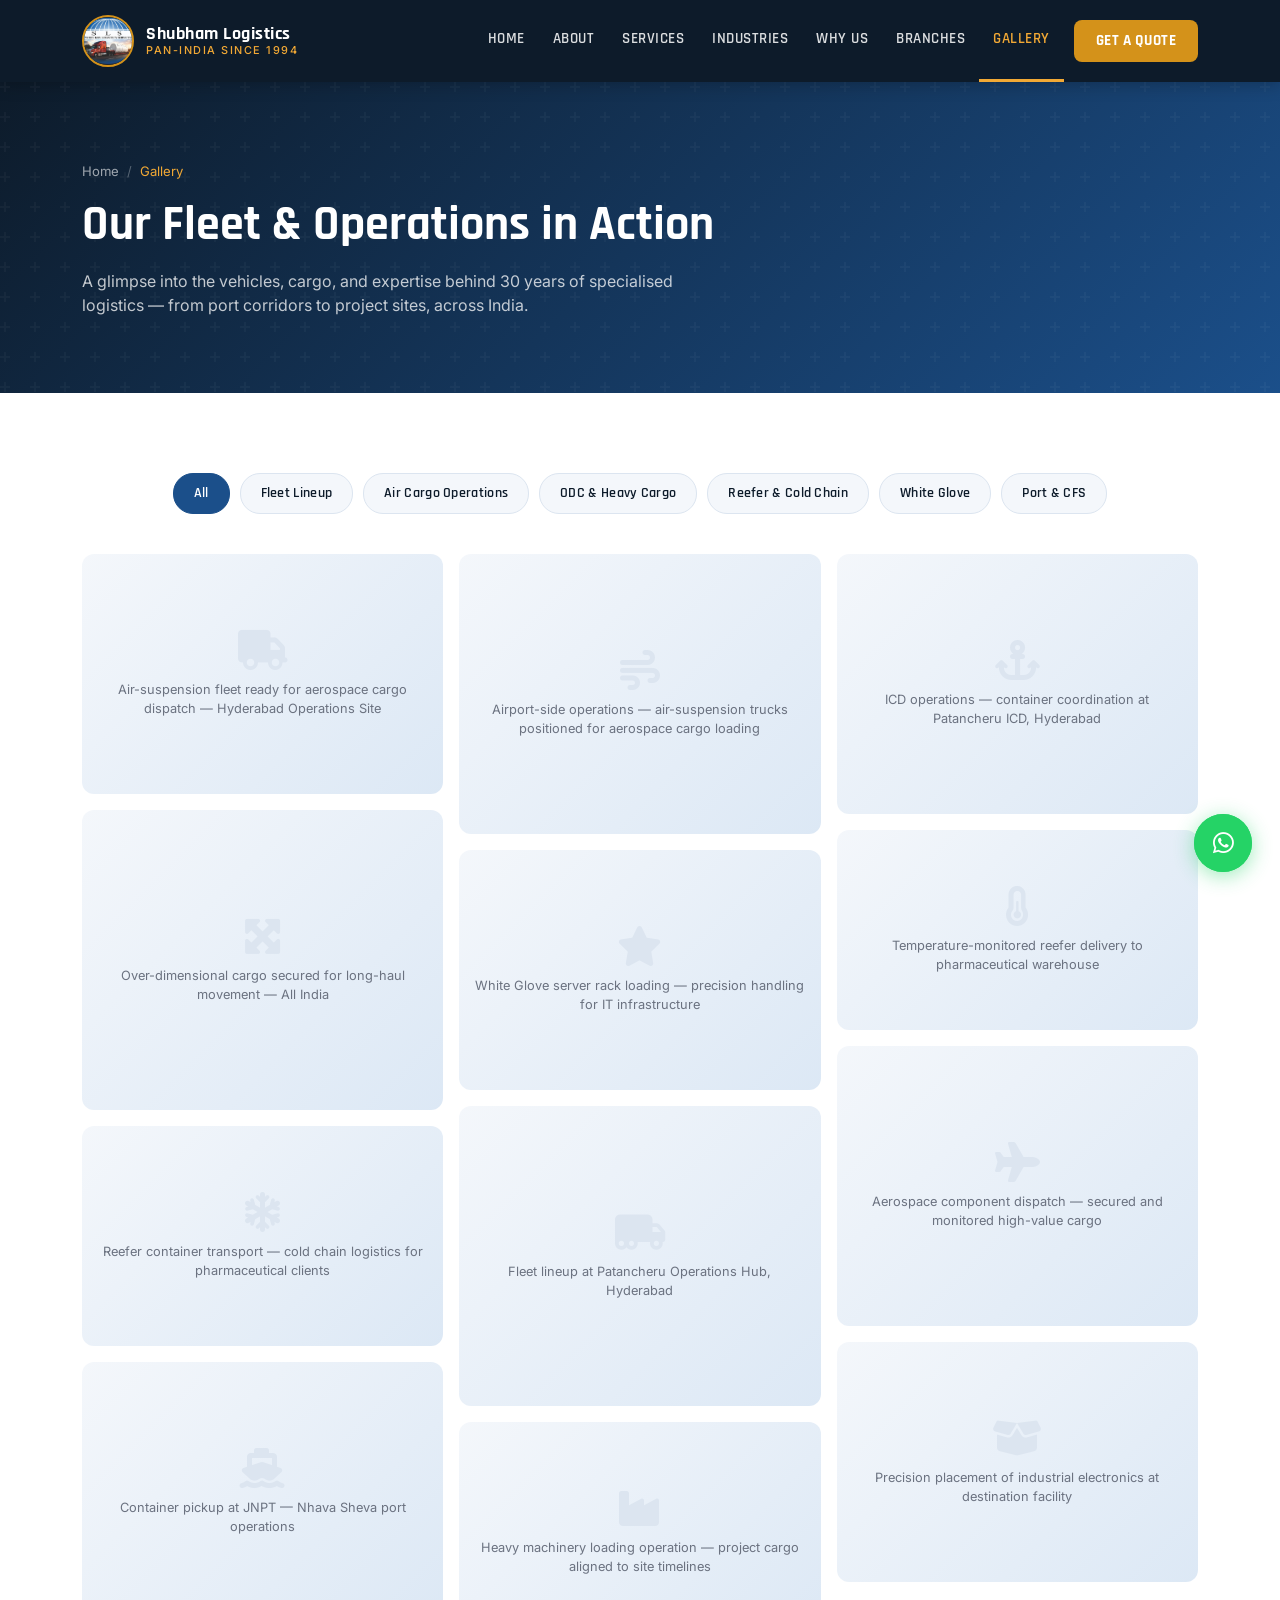
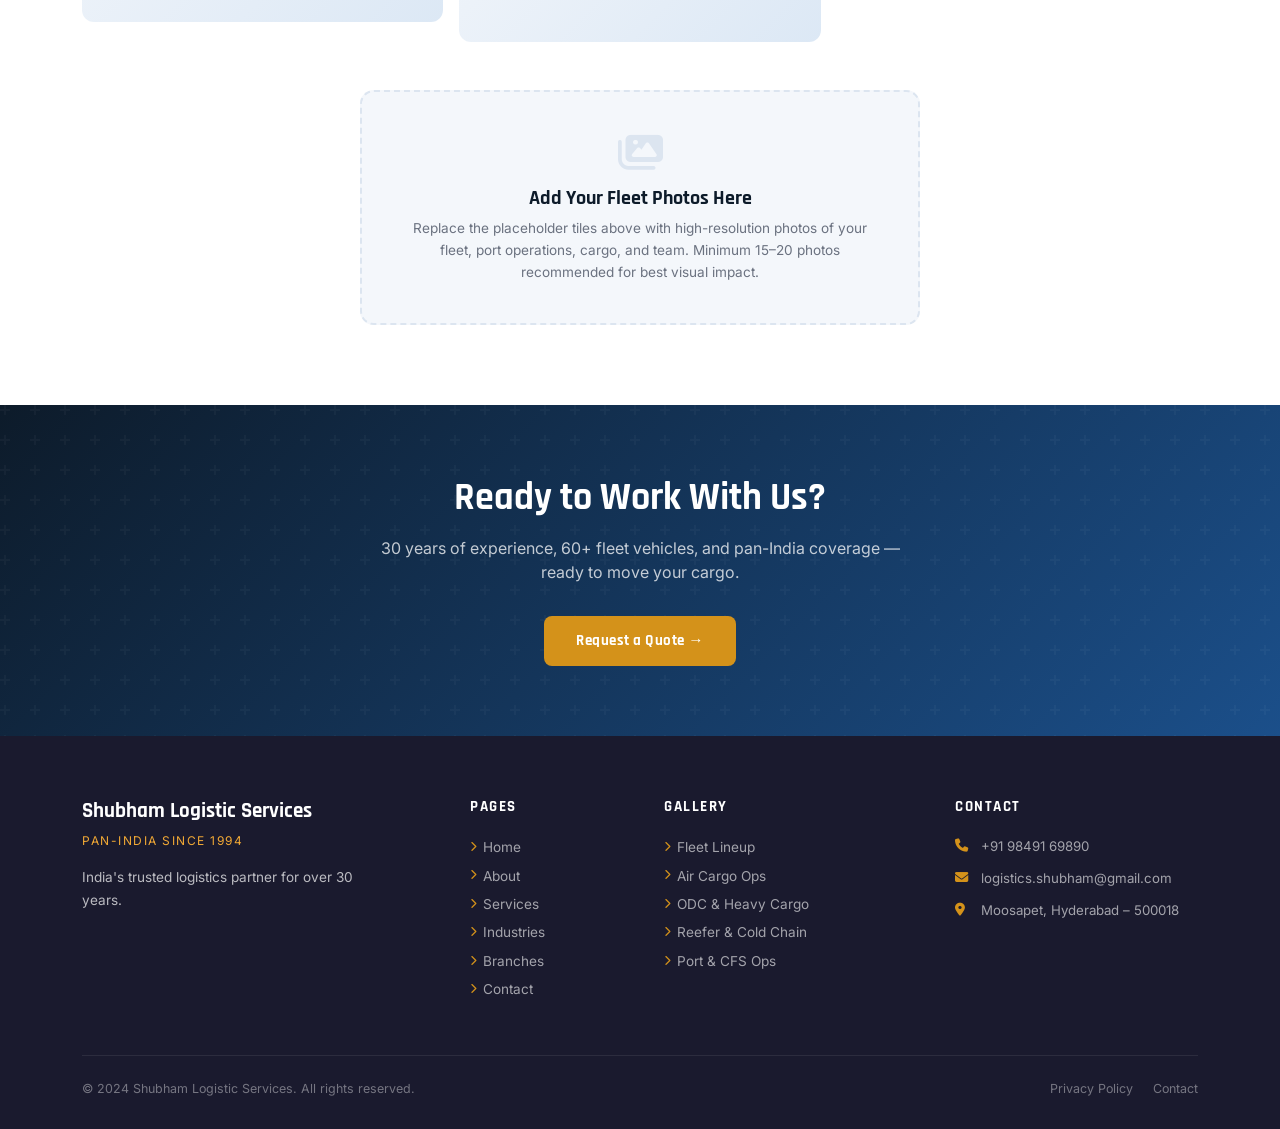
<file: gallery.html>
<!DOCTYPE html>
<html lang="en">
<head>
  <meta charset="UTF-8" />
  <meta name="viewport" content="width=device-width, initial-scale=1.0" />
  <title>Gallery | Fleet & Operations | Shubham Logistic Services</title>
  <meta name="description" content="60+ vehicle fleet, reefer containers, air suspension trucks, ODC movements, and port operations across India." />
  <link rel="stylesheet" href="https://cdnjs.cloudflare.com/ajax/libs/bootstrap/5.3.2/css/bootstrap.min.css" />
  <link rel="stylesheet" href="https://cdnjs.cloudflare.com/ajax/libs/font-awesome/6.5.0/css/all.min.css" />
  <link rel="stylesheet" href="assets/css/style.css" />
  <style>
    .gallery-filter-bar { display:flex; flex-wrap:wrap; gap:10px; justify-content:center; margin-bottom:40px; }
    .filter-btn {
      background: var(--light); border:1px solid var(--border); color:var(--navy);
      font-family:'Rajdhani',sans-serif; font-weight:600; font-size:0.88rem;
      padding:9px 20px; border-radius:20px; cursor:pointer; transition:all 0.2s;
      letter-spacing:0.3px;
    }
    .filter-btn.active, .filter-btn:hover { background:var(--blue); color:var(--white); border-color:var(--blue); }
    .gallery-grid { columns:3; column-gap:16px; }
    @media(max-width:991px){ .gallery-grid { columns:2; } }
    @media(max-width:575px){ .gallery-grid { columns:1; } }
    .gallery-item {
      break-inside:avoid; margin-bottom:16px; border-radius:12px; overflow:hidden;
      position:relative; cursor:pointer;
    }
    .gallery-item:hover .gallery-overlay { opacity:1; }
    .gallery-overlay {
      position:absolute; inset:0; background:rgba(13,27,42,0.7);
      display:flex; flex-direction:column; align-items:center; justify-content:center;
      opacity:0; transition:opacity 0.25s; padding:16px; text-align:center;
    }
    .gallery-overlay i { font-size:1.8rem; color:var(--white); margin-bottom:8px; }
    .gallery-overlay span { font-size:0.82rem; color:rgba(255,255,255,0.85); font-weight:500; }
    .gallery-placeholder-img {
      width:100%; display:block;
      background:linear-gradient(135deg,var(--light),#dce8f5);
      display:flex; flex-direction:column; align-items:center; justify-content:center;
      text-align:center; color:var(--gray); padding:30px 16px;
    }
    .gallery-placeholder-img i { font-size:2.5rem; color:var(--border); margin-bottom:10px; }
    .gallery-placeholder-img span { font-size:0.8rem; }

    /* Lightbox */
    .lightbox-overlay {
      position:fixed; inset:0; background:rgba(0,0,0,0.92); z-index:10000;
      display:none; align-items:center; justify-content:center; padding:20px;
    }
    .lightbox-overlay.open { display:flex; }
    .lightbox-inner { position:relative; max-width:860px; width:100%; text-align:center; }
    .lightbox-inner img { max-width:100%; max-height:80vh; border-radius:10px; }
    .lightbox-close {
      position:absolute; top:-40px; right:0; background:none; border:none;
      color:white; font-size:1.6rem; cursor:pointer;
    }
    .lightbox-caption { color:rgba(255,255,255,0.75); font-size:0.85rem; margin-top:12px; }
  </style>
</head>
<body>

<nav class="navbar navbar-sls navbar-expand-lg">
  <div class="container">
    <a class="navbar-brand" href="index.html">
      <img src="assets/img/logo.png" alt="SLS Logo" class="brand-logo" onerror="this.style.display='none'" />
      <div class="brand-text">
        <span class="brand-name">Shubham Logistics</span>
        <span class="brand-tagline">Pan-India Since 1994</span>
      </div>
    </a>
    <button class="navbar-toggler" type="button" data-bs-toggle="collapse" data-bs-target="#navMenu">
      <span class="navbar-toggler-icon"></span>
    </button>
    <div class="collapse navbar-collapse" id="navMenu">
      <ul class="navbar-nav ms-auto align-items-lg-center">
        <li class="nav-item"><a class="nav-link" href="index.html">Home</a></li>
        <li class="nav-item"><a class="nav-link" href="about.html">About</a></li>
        <li class="nav-item"><a class="nav-link" href="services.html">Services</a></li>
        <li class="nav-item"><a class="nav-link" href="industries.html">Industries</a></li>
        <li class="nav-item"><a class="nav-link" href="why-us.html">Why Us</a></li>
        <li class="nav-item"><a class="nav-link" href="branches.html">Branches</a></li>
        <li class="nav-item"><a class="nav-link" href="gallery.html">Gallery</a></li>
        <li class="nav-item"><a class="nav-link nav-cta" href="contact.html">Get a Quote</a></li>
      </ul>
    </div>
  </div>
</nav>

<section class="page-hero">
  <div class="container page-hero-content">
    <nav aria-label="breadcrumb" class="breadcrumb-sls mb-3">
      <ol class="breadcrumb mb-0">
        <li class="breadcrumb-item"><a href="index.html">Home</a></li>
        <li class="breadcrumb-item active">Gallery</li>
      </ol>
    </nav>
    <h1>Our Fleet & Operations in Action</h1>
    <p>A glimpse into the vehicles, cargo, and expertise behind 30 years of specialised logistics — from port corridors to project sites, across India.</p>
  </div>
</section>

<section class="py-5" style="padding-top:80px!important;padding-bottom:80px!important;">
  <div class="container">

    <!-- Filters -->
    <div class="gallery-filter-bar fade-up">
      <button class="filter-btn active" data-filter="all">All</button>
      <button class="filter-btn" data-filter="fleet">Fleet Lineup</button>
      <button class="filter-btn" data-filter="air">Air Cargo Operations</button>
      <button class="filter-btn" data-filter="odc">ODC & Heavy Cargo</button>
      <button class="filter-btn" data-filter="reefer">Reefer & Cold Chain</button>
      <button class="filter-btn" data-filter="white">White Glove</button>
      <button class="filter-btn" data-filter="port">Port & CFS</button>
    </div>

    <!-- Gallery Grid -->
    <div class="gallery-grid" id="galleryGrid">

      <!-- Fleet items -->
      <div class="gallery-item fade-up" data-category="fleet" style="height:240px;">
        <div class="gallery-placeholder-img" style="height:100%;">
          <i class="fas fa-truck"></i>
          <span>Air-suspension fleet ready for aerospace cargo dispatch — Hyderabad Operations Site</span>
        </div>
        <div class="gallery-overlay">
          <i class="fas fa-expand"></i>
          <span>Fleet Lineup — Hyderabad</span>
        </div>
      </div>

      <div class="gallery-item fade-up" data-category="odc" style="height:300px;">
        <div class="gallery-placeholder-img" style="height:100%;">
          <i class="fas fa-expand-arrows-alt"></i>
          <span>Over-dimensional cargo secured for long-haul movement — All India</span>
        </div>
        <div class="gallery-overlay">
          <i class="fas fa-expand"></i>
          <span>ODC Movement — National Corridor</span>
        </div>
      </div>

      <div class="gallery-item fade-up" data-category="reefer" style="height:220px;">
        <div class="gallery-placeholder-img" style="height:100%;">
          <i class="fas fa-snowflake"></i>
          <span>Reefer container transport — cold chain logistics for pharmaceutical clients</span>
        </div>
        <div class="gallery-overlay">
          <i class="fas fa-expand"></i>
          <span>Reefer Transport — Pharma Cold Chain</span>
        </div>
      </div>

      <div class="gallery-item fade-up" data-category="port" style="height:260px;">
        <div class="gallery-placeholder-img" style="height:100%;">
          <i class="fas fa-ship"></i>
          <span>Container pickup at JNPT — Nhava Sheva port operations</span>
        </div>
        <div class="gallery-overlay">
          <i class="fas fa-expand"></i>
          <span>Port Operations — JNPT</span>
        </div>
      </div>

      <div class="gallery-item fade-up" data-category="air" style="height:280px;">
        <div class="gallery-placeholder-img" style="height:100%;">
          <i class="fas fa-wind"></i>
          <span>Airport-side operations — air-suspension trucks positioned for aerospace cargo loading</span>
        </div>
        <div class="gallery-overlay">
          <i class="fas fa-expand"></i>
          <span>Air Cargo Operations — Airport Side</span>
        </div>
      </div>

      <div class="gallery-item fade-up" data-category="white" style="height:240px;">
        <div class="gallery-placeholder-img" style="height:100%;">
          <i class="fas fa-star"></i>
          <span>White Glove server rack loading — precision handling for IT infrastructure</span>
        </div>
        <div class="gallery-overlay">
          <i class="fas fa-expand"></i>
          <span>White Glove — IT Infrastructure</span>
        </div>
      </div>

      <div class="gallery-item fade-up" data-category="fleet" style="height:300px;">
        <div class="gallery-placeholder-img" style="height:100%;">
          <i class="fas fa-truck-moving"></i>
          <span>Fleet lineup at Patancheru Operations Hub, Hyderabad</span>
        </div>
        <div class="gallery-overlay">
          <i class="fas fa-expand"></i>
          <span>Fleet Lineup — Patancheru Hub</span>
        </div>
      </div>

      <div class="gallery-item fade-up" data-category="odc" style="height:220px;">
        <div class="gallery-placeholder-img" style="height:100%;">
          <i class="fas fa-industry"></i>
          <span>Heavy machinery loading operation — project cargo aligned to site timelines</span>
        </div>
        <div class="gallery-overlay">
          <i class="fas fa-expand"></i>
          <span>Heavy Machinery — Project Site</span>
        </div>
      </div>

      <div class="gallery-item fade-up" data-category="port" style="height:260px;">
        <div class="gallery-placeholder-img" style="height:100%;">
          <i class="fas fa-anchor"></i>
          <span>ICD operations — container coordination at Patancheru ICD, Hyderabad</span>
        </div>
        <div class="gallery-overlay">
          <i class="fas fa-expand"></i>
          <span>ICD Operations — Patancheru</span>
        </div>
      </div>

      <div class="gallery-item fade-up" data-category="reefer" style="height:200px;">
        <div class="gallery-placeholder-img" style="height:100%;">
          <i class="fas fa-thermometer-half"></i>
          <span>Temperature-monitored reefer delivery to pharmaceutical warehouse</span>
        </div>
        <div class="gallery-overlay">
          <i class="fas fa-expand"></i>
          <span>Cold Chain — Pharma Delivery</span>
        </div>
      </div>

      <div class="gallery-item fade-up" data-category="air" style="height:280px;">
        <div class="gallery-placeholder-img" style="height:100%;">
          <i class="fas fa-plane"></i>
          <span>Aerospace component dispatch — secured and monitored high-value cargo</span>
        </div>
        <div class="gallery-overlay">
          <i class="fas fa-expand"></i>
          <span>Air Cargo — Aerospace Component</span>
        </div>
      </div>

      <div class="gallery-item fade-up" data-category="white" style="height:240px;">
        <div class="gallery-placeholder-img" style="height:100%;">
          <i class="fas fa-box-open"></i>
          <span>Precision placement of industrial electronics at destination facility</span>
        </div>
        <div class="gallery-overlay">
          <i class="fas fa-expand"></i>
          <span>White Glove — Industrial Electronics</span>
        </div>
      </div>

    </div>

    <!-- Upload Notice -->
    <div class="text-center mt-5 fade-up">
      <div style="background:var(--light);border:2px dashed var(--border);border-radius:14px;padding:40px;max-width:560px;margin:0 auto;">
        <i class="fas fa-images" style="font-size:2.5rem;color:var(--border);margin-bottom:14px;display:block;"></i>
        <h5 style="font-family:'Rajdhani',sans-serif;color:var(--navy);margin-bottom:8px;">Add Your Fleet Photos Here</h5>
        <p style="font-size:0.85rem;color:var(--gray);line-height:1.6;margin-bottom:0;">Replace the placeholder tiles above with high-resolution photos of your fleet, port operations, cargo, and team. Minimum 15–20 photos recommended for best visual impact.</p>
      </div>
    </div>

  </div>
</section>

<!-- CTA -->
<section class="cta-banner">
  <div class="container position-relative" style="z-index:2;">
    <div class="row justify-content-center">
      <div class="col-lg-7">
        <h2>Ready to Work With Us?</h2>
        <p>30 years of experience, 60+ fleet vehicles, and pan-India coverage — ready to move your cargo.</p>
        <a href="contact.html" class="btn-primary-sls">Request a Quote →</a>
      </div>
    </div>
  </div>
</section>

<footer class="footer-main">
  <div class="container">
    <div class="row g-5">
      <div class="col-lg-4 col-md-6">
        <div class="footer-brand-name">Shubham Logistic Services</div>
        <div class="footer-tagline">Pan-India Since 1994</div>
        <p class="footer-desc">India's trusted logistics partner for over 30 years.</p>
      </div>
      <div class="col-lg-2 col-md-6 col-6">
        <div class="footer-heading">Pages</div>
        <ul class="footer-links">
          <li><a href="index.html"><i class="fas fa-chevron-right"></i> Home</a></li>
          <li><a href="about.html"><i class="fas fa-chevron-right"></i> About</a></li>
          <li><a href="services.html"><i class="fas fa-chevron-right"></i> Services</a></li>
          <li><a href="industries.html"><i class="fas fa-chevron-right"></i> Industries</a></li>
          <li><a href="branches.html"><i class="fas fa-chevron-right"></i> Branches</a></li>
          <li><a href="contact.html"><i class="fas fa-chevron-right"></i> Contact</a></li>
        </ul>
      </div>
      <div class="col-lg-3 col-md-6 col-6">
        <div class="footer-heading">Gallery</div>
        <ul class="footer-links">
          <li><a href="#"><i class="fas fa-chevron-right"></i> Fleet Lineup</a></li>
          <li><a href="#"><i class="fas fa-chevron-right"></i> Air Cargo Ops</a></li>
          <li><a href="#"><i class="fas fa-chevron-right"></i> ODC & Heavy Cargo</a></li>
          <li><a href="#"><i class="fas fa-chevron-right"></i> Reefer & Cold Chain</a></li>
          <li><a href="#"><i class="fas fa-chevron-right"></i> Port & CFS Ops</a></li>
        </ul>
      </div>
      <div class="col-lg-3 col-md-6">
        <div class="footer-heading">Contact</div>
        <div class="footer-contact-item"><i class="fas fa-phone"></i><div><a href="tel:+919849169890">+91 98491 69890</a></div></div>
        <div class="footer-contact-item"><i class="fas fa-envelope"></i><div><a href="mailto:logistics.shubham@gmail.com">logistics.shubham@gmail.com</a></div></div>
        <div class="footer-contact-item"><i class="fas fa-map-marker-alt"></i><div style="color:rgba(255,255,255,0.6);">Moosapet, Hyderabad – 500018</div></div>
      </div>
    </div>
    <div class="footer-bottom">
      <p>© 2024 Shubham Logistic Services. All rights reserved.</p>
      <div class="footer-bottom-links"><a href="#">Privacy Policy</a><a href="contact.html">Contact</a></div>
    </div>
  </div>
</footer>

<div class="wa-fab">
  <div class="wa-popup" id="waPopup">
    <div class="wa-popup-header">
      <div class="wa-avatar"><i class="fab fa-whatsapp"></i></div>
      <div><div class="wa-name">Shubham Logistics</div><div class="wa-status">Typically replies within minutes</div></div>
      <button class="wa-close" id="waClose"><i class="fas fa-times"></i></button>
    </div>
    <div class="wa-body"><div class="wa-bubble">👋 Chat with us on WhatsApp for quick enquiries!</div></div>
    <div class="wa-footer">
      <a href="https://wa.me/919849169890?text=Hello%2C%20I%20would%20like%20to%20enquire%20about%20your%20logistics%20services." class="wa-btn" target="_blank"><i class="fab fa-whatsapp"></i> Chat on WhatsApp</a>
    </div>
  </div>
  <div class="wa-pulse"></div>
  <button class="wa-main-btn" id="waMainBtn" aria-label="WhatsApp"><i class="fab fa-whatsapp"></i></button>
</div>

<script src="https://cdnjs.cloudflare.com/ajax/libs/bootstrap/5.3.2/js/bootstrap.bundle.min.js"></script>
<script src="assets/js/main.js"></script>
<script>
  // Gallery filter
  const filterBtns = document.querySelectorAll('.filter-btn');
  const galleryItems = document.querySelectorAll('.gallery-item');
  filterBtns.forEach(btn => {
    btn.addEventListener('click', () => {
      filterBtns.forEach(b => b.classList.remove('active'));
      btn.classList.add('active');
      const filter = btn.dataset.filter;
      galleryItems.forEach(item => {
        if (filter === 'all' || item.dataset.category === filter) {
          item.style.display = 'block';
        } else {
          item.style.display = 'none';
        }
      });
    });
  });
</script>
</body>
</html>
</file>
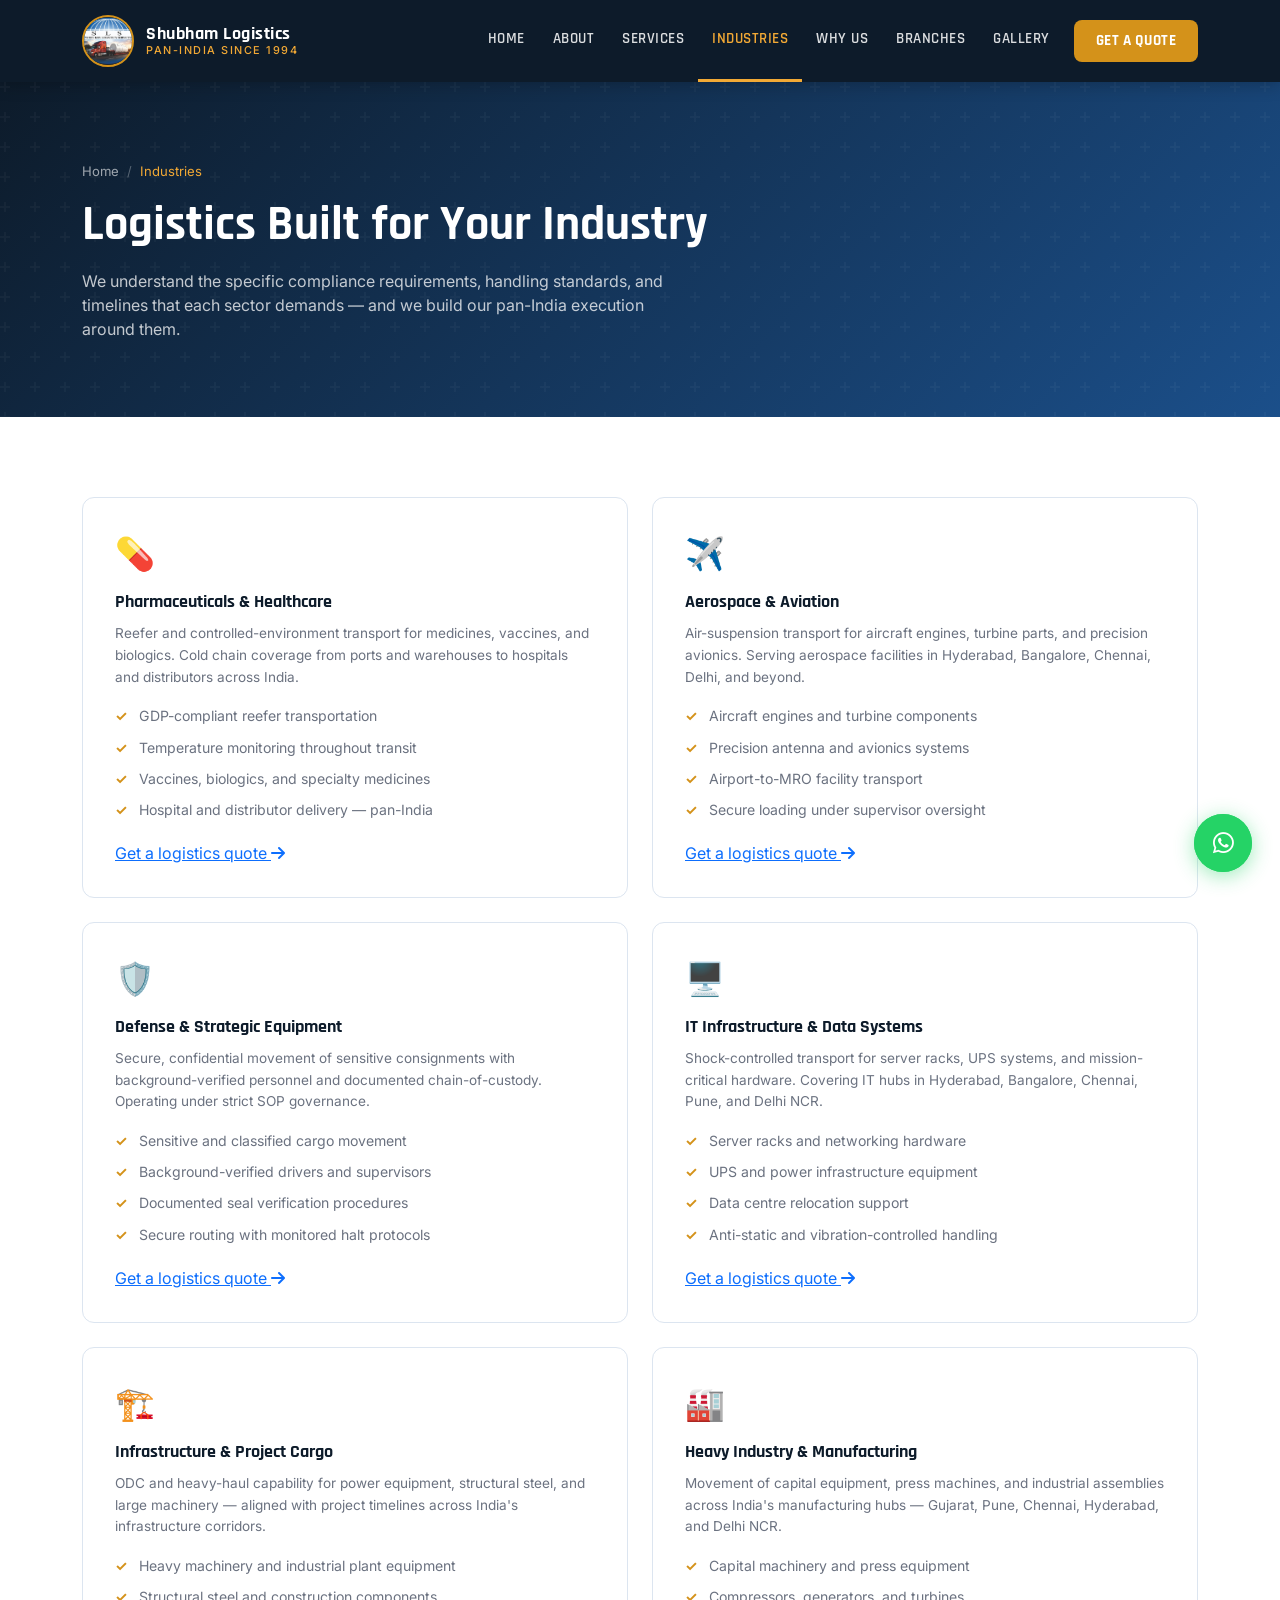
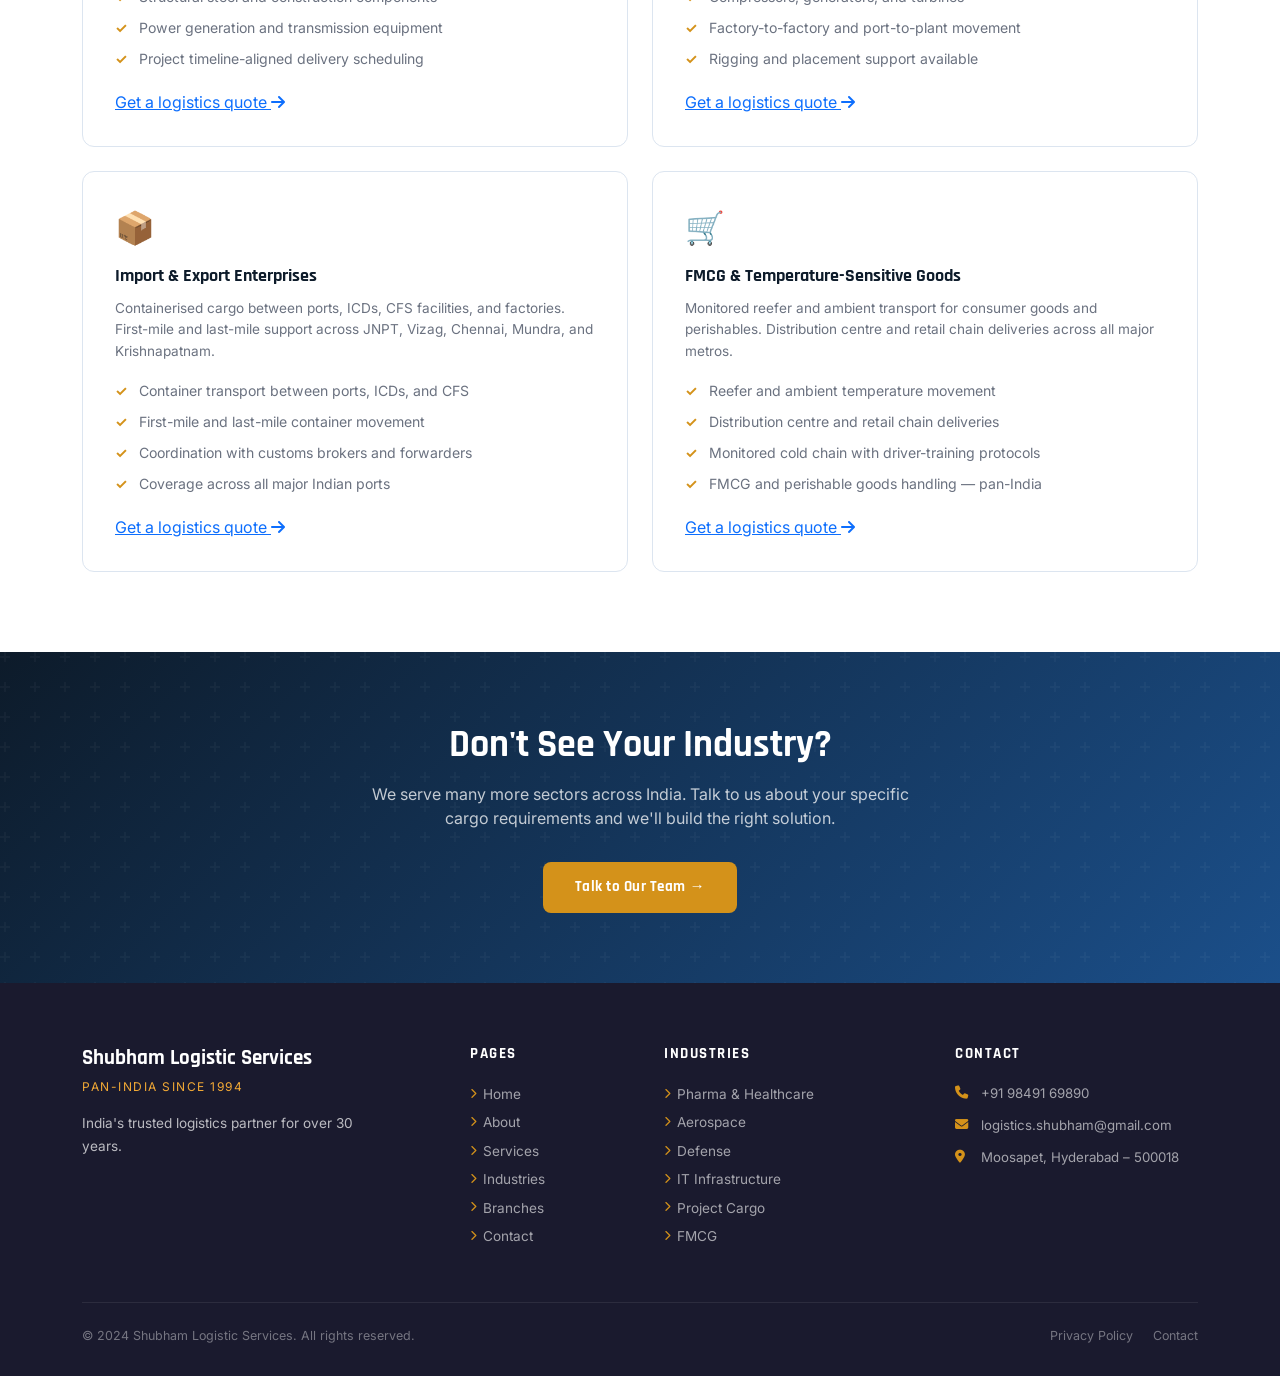
<file: industries.html>
<!DOCTYPE html>
<html lang="en">
<head>
  <meta charset="UTF-8" />
  <meta name="viewport" content="width=device-width, initial-scale=1.0" />
  <title>Industries Served | Pharma, Aerospace, Defense, IT | Shubham Logistics</title>
  <meta name="description" content="Pan-India specialised logistics for pharma, aerospace, defense, IT, project cargo, heavy industry, and FMCG — compliance-driven." />
  <link rel="stylesheet" href="https://cdnjs.cloudflare.com/ajax/libs/bootstrap/5.3.2/css/bootstrap.min.css" />
  <link rel="stylesheet" href="https://cdnjs.cloudflare.com/ajax/libs/font-awesome/6.5.0/css/all.min.css" />
  <link rel="stylesheet" href="assets/css/style.css" />
</head>
<body>

<nav class="navbar navbar-sls navbar-expand-lg">
  <div class="container">
    <a class="navbar-brand" href="index.html">
      <img src="assets/img/logo.png" alt="SLS Logo" class="brand-logo" onerror="this.style.display='none'" />
      <div class="brand-text">
        <span class="brand-name">Shubham Logistics</span>
        <span class="brand-tagline">Pan-India Since 1994</span>
      </div>
    </a>
    <button class="navbar-toggler" type="button" data-bs-toggle="collapse" data-bs-target="#navMenu">
      <span class="navbar-toggler-icon"></span>
    </button>
    <div class="collapse navbar-collapse" id="navMenu">
      <ul class="navbar-nav ms-auto align-items-lg-center">
        <li class="nav-item"><a class="nav-link" href="index.html">Home</a></li>
        <li class="nav-item"><a class="nav-link" href="about.html">About</a></li>
        <li class="nav-item"><a class="nav-link" href="services.html">Services</a></li>
        <li class="nav-item"><a class="nav-link" href="industries.html">Industries</a></li>
        <li class="nav-item"><a class="nav-link" href="why-us.html">Why Us</a></li>
        <li class="nav-item"><a class="nav-link" href="branches.html">Branches</a></li>
        <li class="nav-item"><a class="nav-link" href="gallery.html">Gallery</a></li>
        <li class="nav-item"><a class="nav-link nav-cta" href="contact.html">Get a Quote</a></li>
      </ul>
    </div>
  </div>
</nav>

<section class="page-hero">
  <div class="container page-hero-content">
    <nav aria-label="breadcrumb" class="breadcrumb-sls mb-3">
      <ol class="breadcrumb mb-0">
        <li class="breadcrumb-item"><a href="index.html">Home</a></li>
        <li class="breadcrumb-item active">Industries</li>
      </ol>
    </nav>
    <h1>Logistics Built for Your Industry</h1>
    <p>We understand the specific compliance requirements, handling standards, and timelines that each sector demands — and we build our pan-India execution around them.</p>
  </div>
</section>

<section class="py-5" style="padding-top:80px!important;padding-bottom:80px!important;">
  <div class="container">
    <div class="row g-4">

      <!-- Pharma -->
      <div class="col-md-6 col-lg-6 fade-up">
        <div class="industry-card" style="padding:32px;">
          <span class="industry-icon">💊</span>
          <h4>Pharmaceuticals & Healthcare</h4>
          <p>Reefer and controlled-environment transport for medicines, vaccines, and biologics. Cold chain coverage from ports and warehouses to hospitals and distributors across India.</p>
          <ul class="list-check">
            <li>GDP-compliant reefer transportation</li>
            <li>Temperature monitoring throughout transit</li>
            <li>Vaccines, biologics, and specialty medicines</li>
            <li>Hospital and distributor delivery — pan-India</li>
          </ul>
          <div class="mt-3"><a href="contact.html" class="card-link">Get a logistics quote <i class="fas fa-arrow-right"></i></a></div>
        </div>
      </div>

      <!-- Aerospace -->
      <div class="col-md-6 col-lg-6 fade-up">
        <div class="industry-card" style="padding:32px;">
          <span class="industry-icon">✈️</span>
          <h4>Aerospace & Aviation</h4>
          <p>Air-suspension transport for aircraft engines, turbine parts, and precision avionics. Serving aerospace facilities in Hyderabad, Bangalore, Chennai, Delhi, and beyond.</p>
          <ul class="list-check">
            <li>Aircraft engines and turbine components</li>
            <li>Precision antenna and avionics systems</li>
            <li>Airport-to-MRO facility transport</li>
            <li>Secure loading under supervisor oversight</li>
          </ul>
          <div class="mt-3"><a href="contact.html" class="card-link">Get a logistics quote <i class="fas fa-arrow-right"></i></a></div>
        </div>
      </div>

      <!-- Defense -->
      <div class="col-md-6 col-lg-6 fade-up">
        <div class="industry-card" style="padding:32px;">
          <span class="industry-icon">🛡️</span>
          <h4>Defense & Strategic Equipment</h4>
          <p>Secure, confidential movement of sensitive consignments with background-verified personnel and documented chain-of-custody. Operating under strict SOP governance.</p>
          <ul class="list-check">
            <li>Sensitive and classified cargo movement</li>
            <li>Background-verified drivers and supervisors</li>
            <li>Documented seal verification procedures</li>
            <li>Secure routing with monitored halt protocols</li>
          </ul>
          <div class="mt-3"><a href="contact.html" class="card-link">Get a logistics quote <i class="fas fa-arrow-right"></i></a></div>
        </div>
      </div>

      <!-- IT -->
      <div class="col-md-6 col-lg-6 fade-up">
        <div class="industry-card" style="padding:32px;">
          <span class="industry-icon">🖥️</span>
          <h4>IT Infrastructure & Data Systems</h4>
          <p>Shock-controlled transport for server racks, UPS systems, and mission-critical hardware. Covering IT hubs in Hyderabad, Bangalore, Chennai, Pune, and Delhi NCR.</p>
          <ul class="list-check">
            <li>Server racks and networking hardware</li>
            <li>UPS and power infrastructure equipment</li>
            <li>Data centre relocation support</li>
            <li>Anti-static and vibration-controlled handling</li>
          </ul>
          <div class="mt-3"><a href="contact.html" class="card-link">Get a logistics quote <i class="fas fa-arrow-right"></i></a></div>
        </div>
      </div>

      <!-- Infrastructure -->
      <div class="col-md-6 col-lg-6 fade-up">
        <div class="industry-card" style="padding:32px;">
          <span class="industry-icon">🏗️</span>
          <h4>Infrastructure & Project Cargo</h4>
          <p>ODC and heavy-haul capability for power equipment, structural steel, and large machinery — aligned with project timelines across India's infrastructure corridors.</p>
          <ul class="list-check">
            <li>Heavy machinery and industrial plant equipment</li>
            <li>Structural steel and construction components</li>
            <li>Power generation and transmission equipment</li>
            <li>Project timeline-aligned delivery scheduling</li>
          </ul>
          <div class="mt-3"><a href="contact.html" class="card-link">Get a logistics quote <i class="fas fa-arrow-right"></i></a></div>
        </div>
      </div>

      <!-- Heavy Industry -->
      <div class="col-md-6 col-lg-6 fade-up">
        <div class="industry-card" style="padding:32px;">
          <span class="industry-icon">🏭</span>
          <h4>Heavy Industry & Manufacturing</h4>
          <p>Movement of capital equipment, press machines, and industrial assemblies across India's manufacturing hubs — Gujarat, Pune, Chennai, Hyderabad, and Delhi NCR.</p>
          <ul class="list-check">
            <li>Capital machinery and press equipment</li>
            <li>Compressors, generators, and turbines</li>
            <li>Factory-to-factory and port-to-plant movement</li>
            <li>Rigging and placement support available</li>
          </ul>
          <div class="mt-3"><a href="contact.html" class="card-link">Get a logistics quote <i class="fas fa-arrow-right"></i></a></div>
        </div>
      </div>

      <!-- Import/Export -->
      <div class="col-md-6 col-lg-6 fade-up">
        <div class="industry-card" style="padding:32px;">
          <span class="industry-icon">📦</span>
          <h4>Import & Export Enterprises</h4>
          <p>Containerised cargo between ports, ICDs, CFS facilities, and factories. First-mile and last-mile support across JNPT, Vizag, Chennai, Mundra, and Krishnapatnam.</p>
          <ul class="list-check">
            <li>Container transport between ports, ICDs, and CFS</li>
            <li>First-mile and last-mile container movement</li>
            <li>Coordination with customs brokers and forwarders</li>
            <li>Coverage across all major Indian ports</li>
          </ul>
          <div class="mt-3"><a href="contact.html" class="card-link">Get a logistics quote <i class="fas fa-arrow-right"></i></a></div>
        </div>
      </div>

      <!-- FMCG -->
      <div class="col-md-6 col-lg-6 fade-up">
        <div class="industry-card" style="padding:32px;">
          <span class="industry-icon">🛒</span>
          <h4>FMCG & Temperature-Sensitive Goods</h4>
          <p>Monitored reefer and ambient transport for consumer goods and perishables. Distribution centre and retail chain deliveries across all major metros.</p>
          <ul class="list-check">
            <li>Reefer and ambient temperature movement</li>
            <li>Distribution centre and retail chain deliveries</li>
            <li>Monitored cold chain with driver-training protocols</li>
            <li>FMCG and perishable goods handling — pan-India</li>
          </ul>
          <div class="mt-3"><a href="contact.html" class="card-link">Get a logistics quote <i class="fas fa-arrow-right"></i></a></div>
        </div>
      </div>

    </div>
  </div>
</section>

<section class="cta-banner">
  <div class="container position-relative" style="z-index:2;">
    <div class="row justify-content-center">
      <div class="col-lg-7">
        <h2>Don't See Your Industry?</h2>
        <p>We serve many more sectors across India. Talk to us about your specific cargo requirements and we'll build the right solution.</p>
        <a href="contact.html" class="btn-primary-sls">Talk to Our Team →</a>
      </div>
    </div>
  </div>
</section>

<footer class="footer-main">
  <div class="container">
    <div class="row g-5">
      <div class="col-lg-4 col-md-6">
        <div class="footer-brand-name">Shubham Logistic Services</div>
        <div class="footer-tagline">Pan-India Since 1994</div>
        <p class="footer-desc">India's trusted logistics partner for over 30 years.</p>
      </div>
      <div class="col-lg-2 col-md-6 col-6">
        <div class="footer-heading">Pages</div>
        <ul class="footer-links">
          <li><a href="index.html"><i class="fas fa-chevron-right"></i> Home</a></li>
          <li><a href="about.html"><i class="fas fa-chevron-right"></i> About</a></li>
          <li><a href="services.html"><i class="fas fa-chevron-right"></i> Services</a></li>
          <li><a href="industries.html"><i class="fas fa-chevron-right"></i> Industries</a></li>
          <li><a href="branches.html"><i class="fas fa-chevron-right"></i> Branches</a></li>
          <li><a href="contact.html"><i class="fas fa-chevron-right"></i> Contact</a></li>
        </ul>
      </div>
      <div class="col-lg-3 col-md-6 col-6">
        <div class="footer-heading">Industries</div>
        <ul class="footer-links">
          <li><a href="#"><i class="fas fa-chevron-right"></i> Pharma & Healthcare</a></li>
          <li><a href="#"><i class="fas fa-chevron-right"></i> Aerospace</a></li>
          <li><a href="#"><i class="fas fa-chevron-right"></i> Defense</a></li>
          <li><a href="#"><i class="fas fa-chevron-right"></i> IT Infrastructure</a></li>
          <li><a href="#"><i class="fas fa-chevron-right"></i> Project Cargo</a></li>
          <li><a href="#"><i class="fas fa-chevron-right"></i> FMCG</a></li>
        </ul>
      </div>
      <div class="col-lg-3 col-md-6">
        <div class="footer-heading">Contact</div>
        <div class="footer-contact-item"><i class="fas fa-phone"></i><div><a href="tel:+919849169890">+91 98491 69890</a></div></div>
        <div class="footer-contact-item"><i class="fas fa-envelope"></i><div><a href="mailto:logistics.shubham@gmail.com">logistics.shubham@gmail.com</a></div></div>
        <div class="footer-contact-item"><i class="fas fa-map-marker-alt"></i><div style="color:rgba(255,255,255,0.6);">Moosapet, Hyderabad – 500018</div></div>
      </div>
    </div>
    <div class="footer-bottom">
      <p>© 2024 Shubham Logistic Services. All rights reserved.</p>
      <div class="footer-bottom-links"><a href="#">Privacy Policy</a><a href="contact.html">Contact</a></div>
    </div>
  </div>
</footer>

<div class="wa-fab">
  <div class="wa-popup" id="waPopup">
    <div class="wa-popup-header">
      <div class="wa-avatar"><i class="fab fa-whatsapp"></i></div>
      <div><div class="wa-name">Shubham Logistics</div><div class="wa-status">Typically replies within minutes</div></div>
      <button class="wa-close" id="waClose"><i class="fas fa-times"></i></button>
    </div>
    <div class="wa-body"><div class="wa-bubble">👋 Chat with us on WhatsApp for quick enquiries!</div></div>
    <div class="wa-footer">
      <a href="https://wa.me/919849169890?text=Hello%2C%20I%20would%20like%20to%20enquire%20about%20your%20logistics%20services." class="wa-btn" target="_blank"><i class="fab fa-whatsapp"></i> Chat on WhatsApp</a>
    </div>
  </div>
  <div class="wa-pulse"></div>
  <button class="wa-main-btn" id="waMainBtn" aria-label="WhatsApp"><i class="fab fa-whatsapp"></i></button>
</div>

<script src="https://cdnjs.cloudflare.com/ajax/libs/bootstrap/5.3.2/js/bootstrap.bundle.min.js"></script>
<script src="assets/js/main.js"></script>
</body>
</html>
</file>
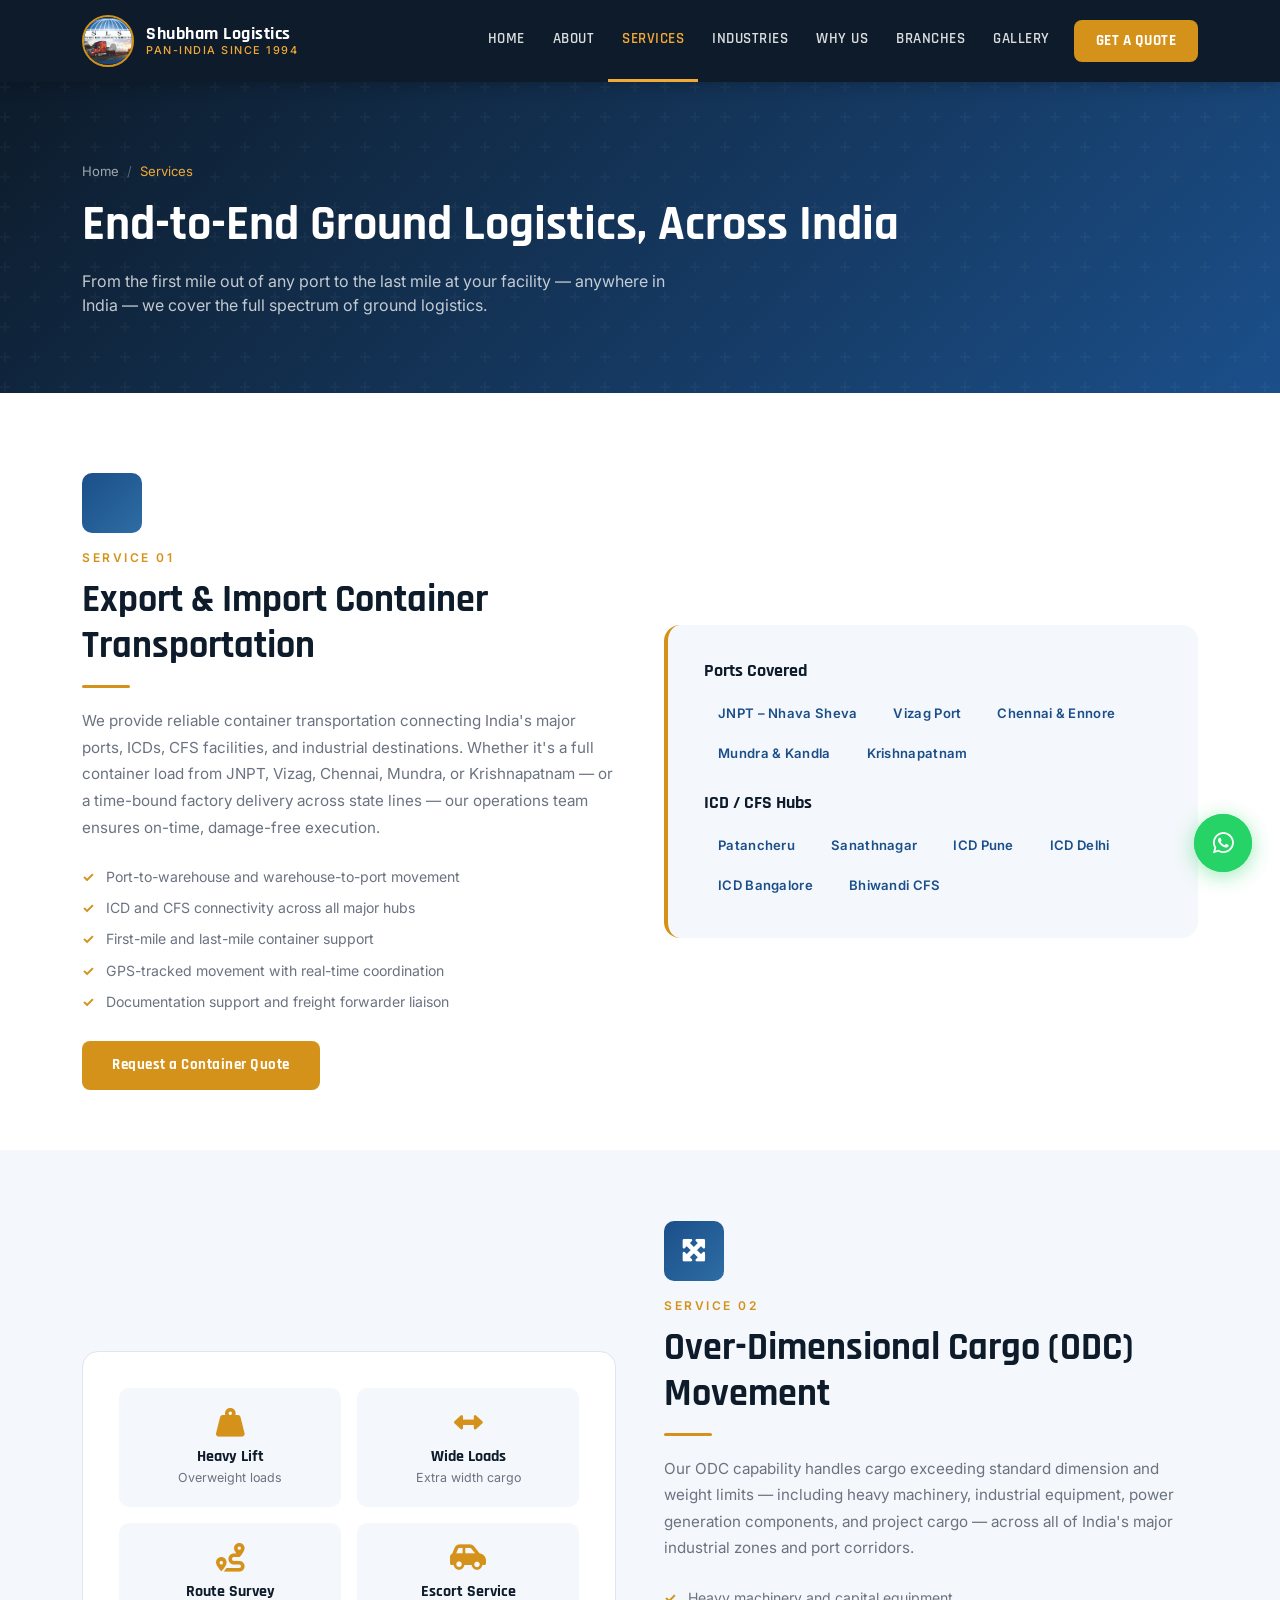
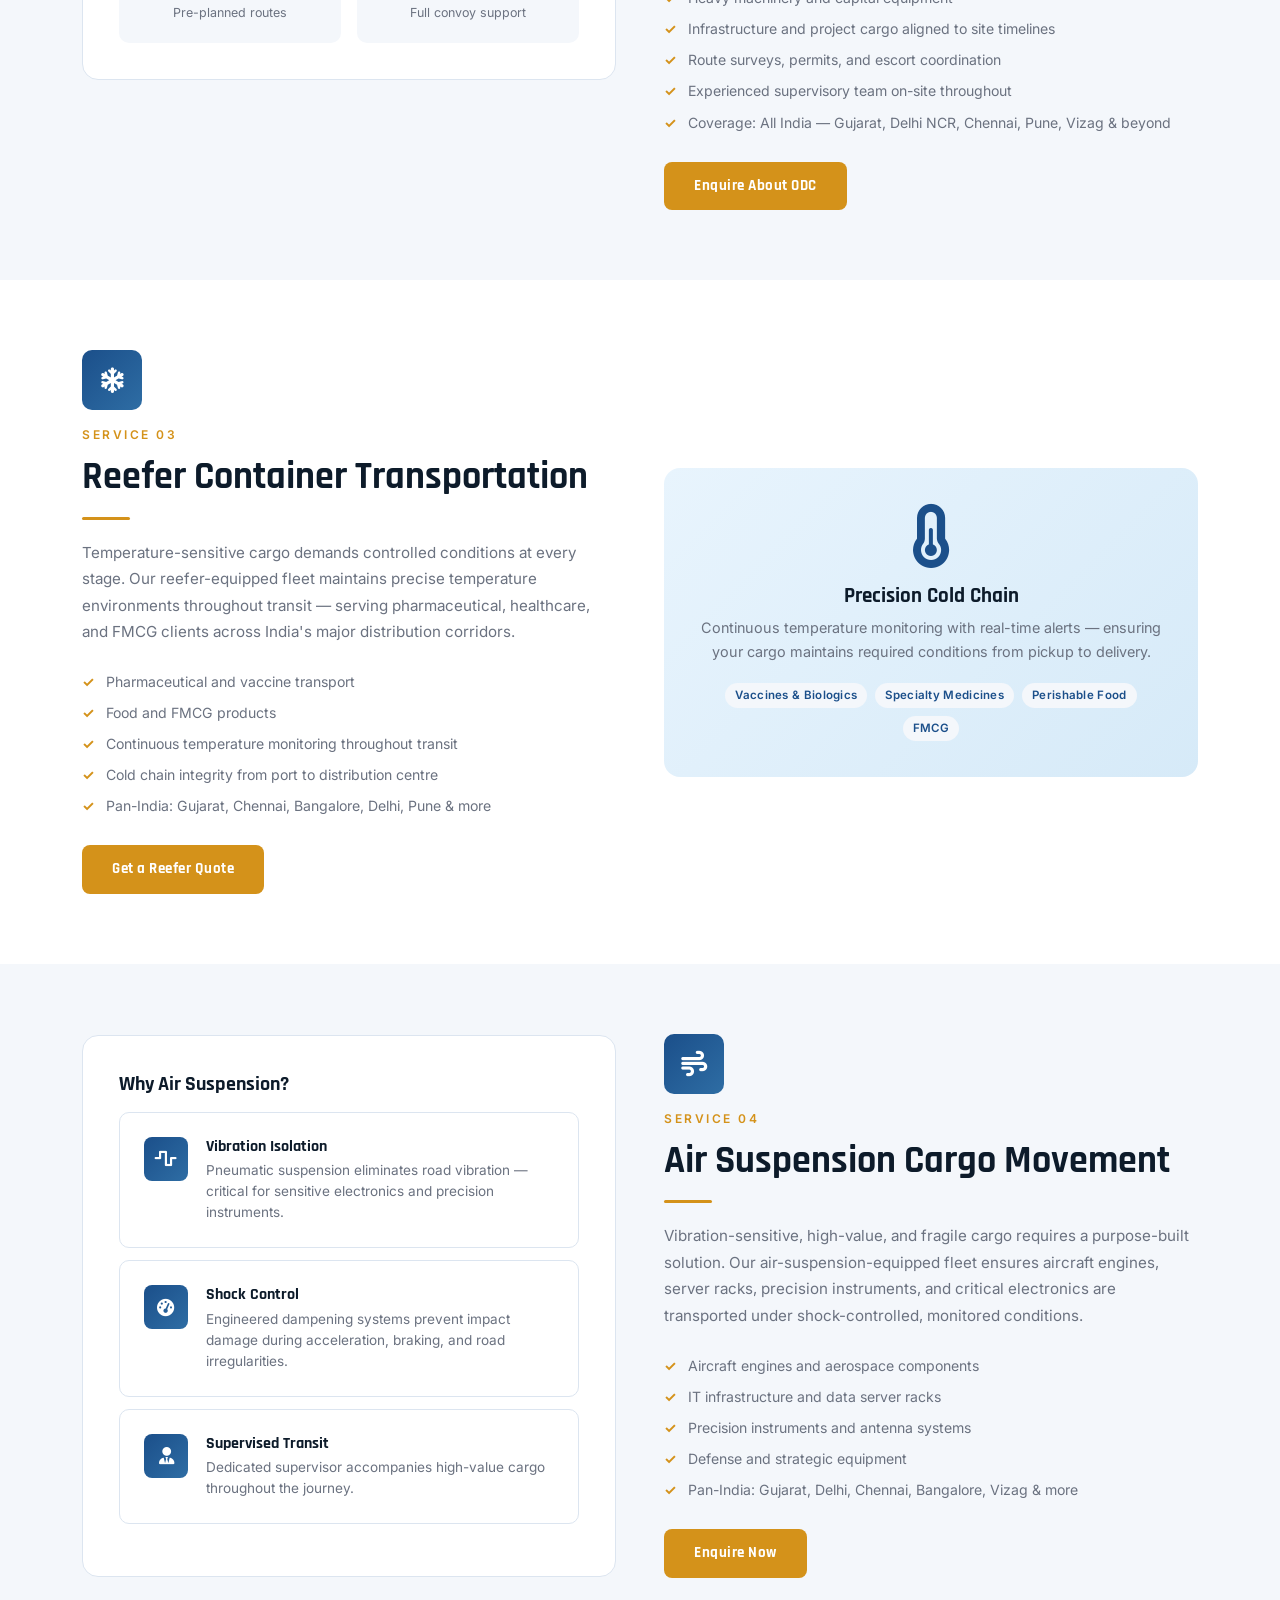
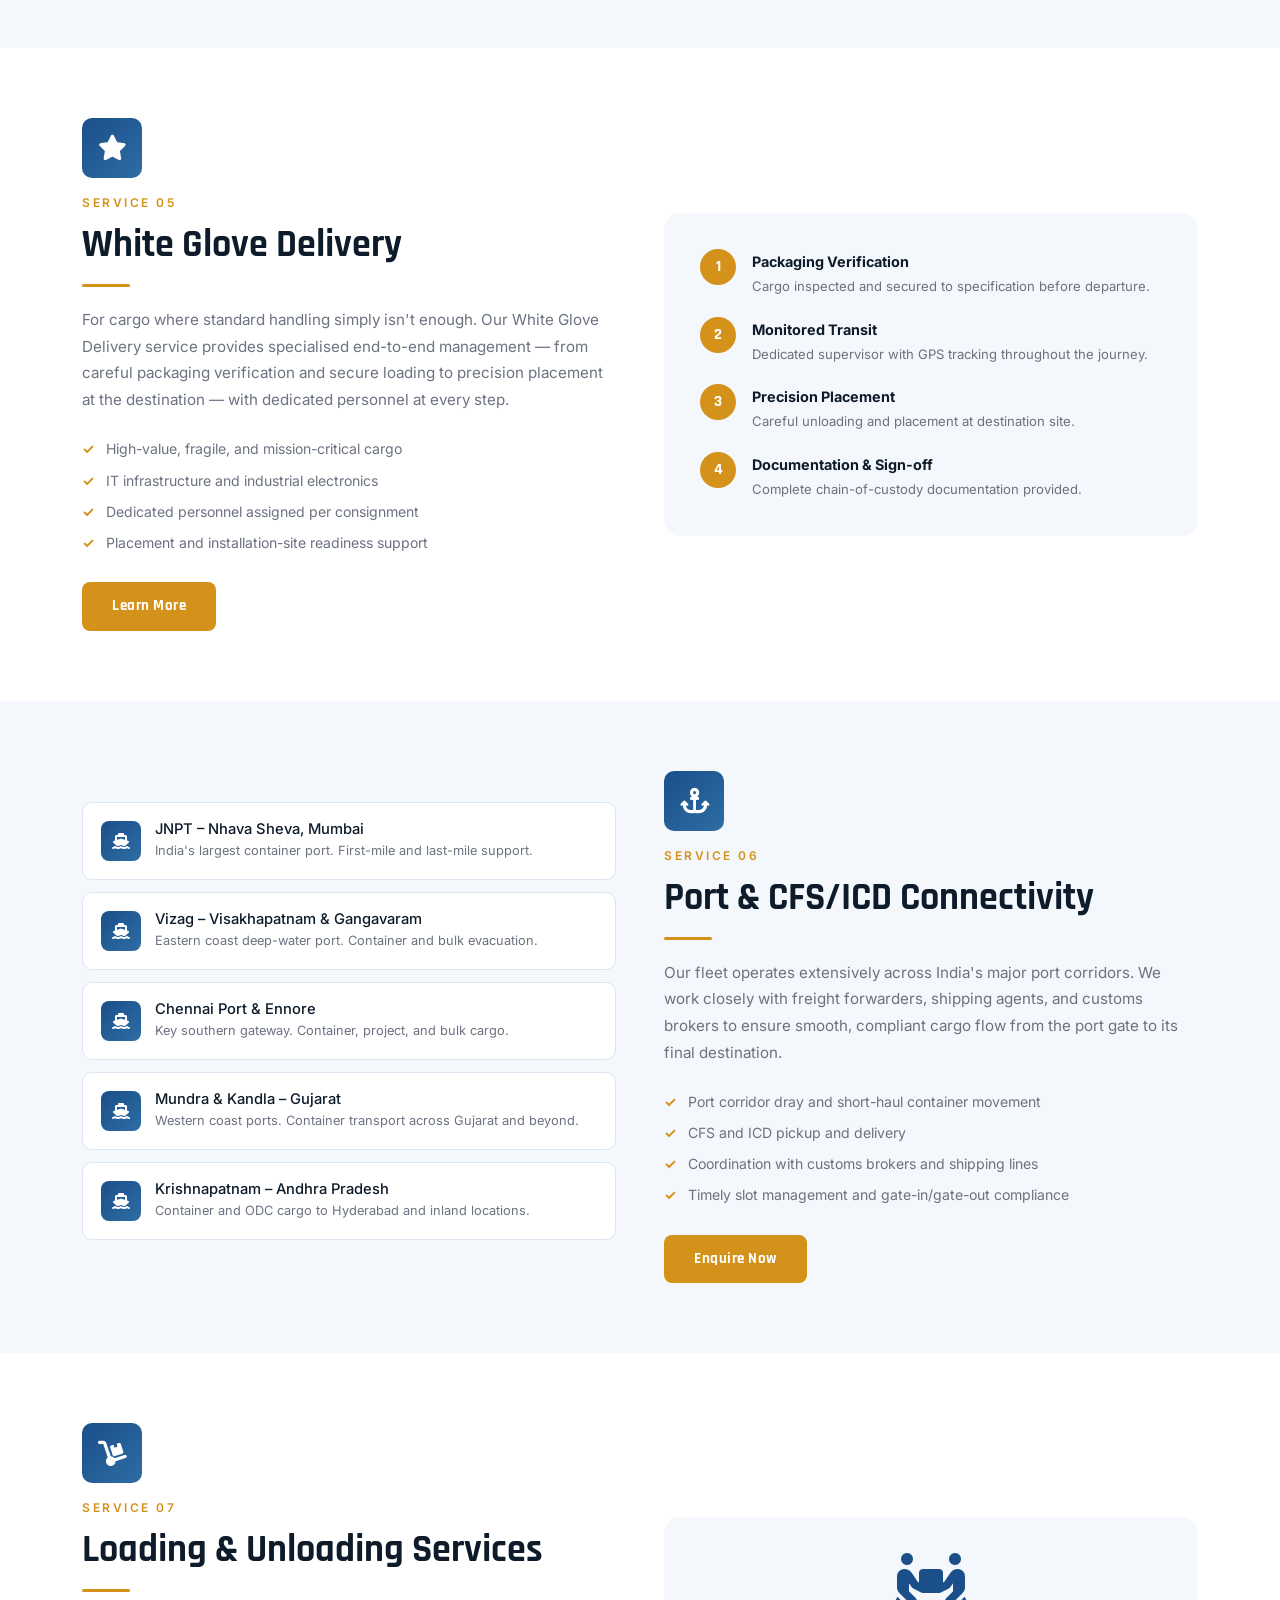
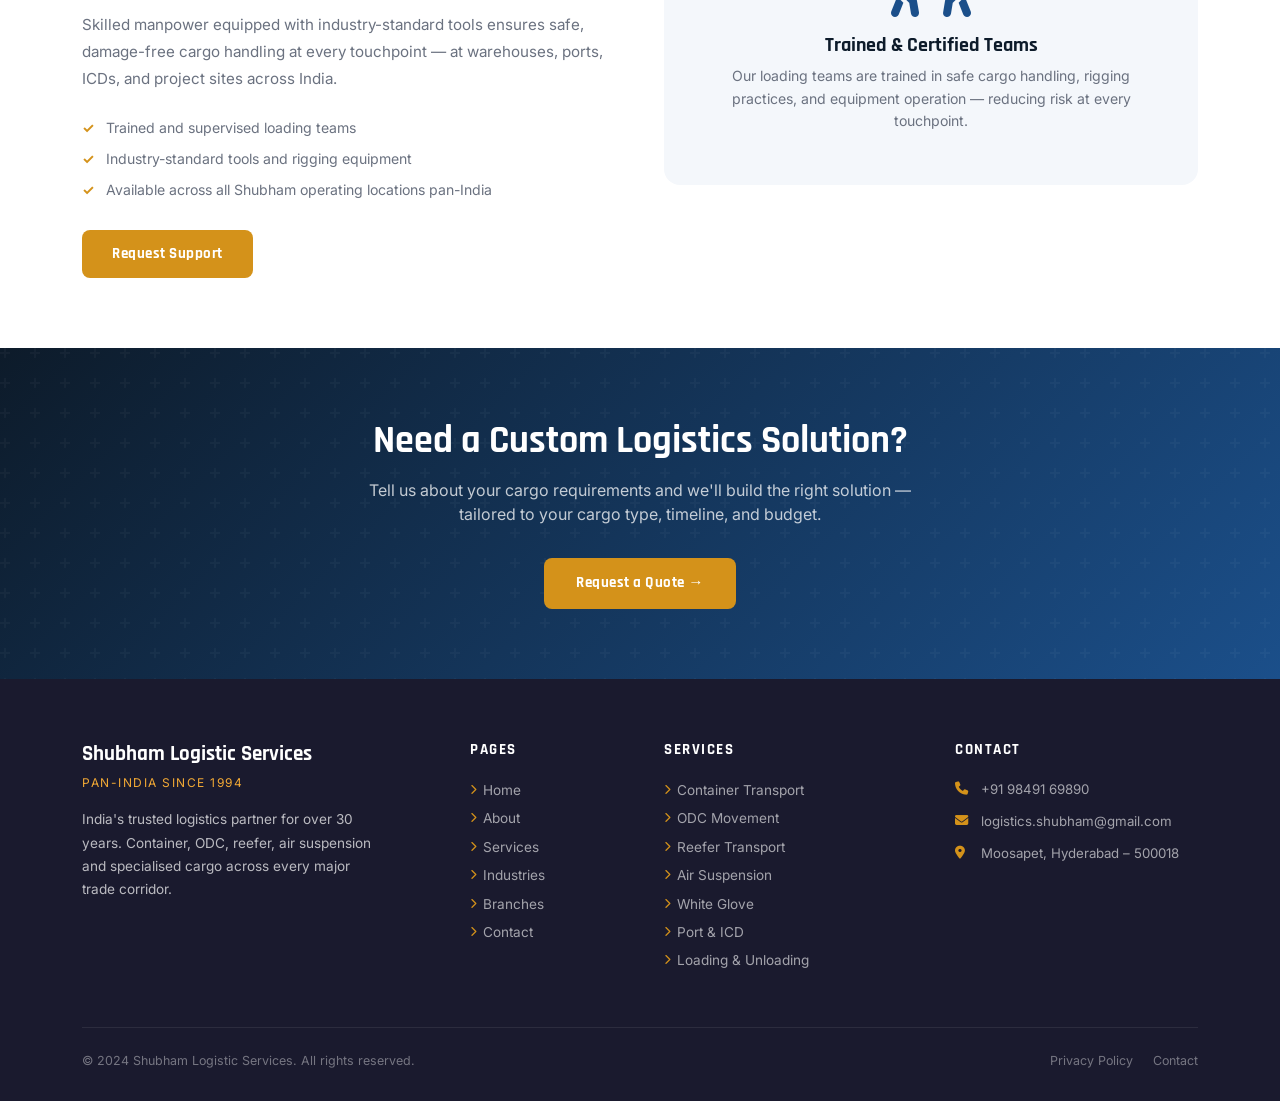
<file: services.html>
<!DOCTYPE html>
<html lang="en">
<head>
  <meta charset="UTF-8" />
  <meta name="viewport" content="width=device-width, initial-scale=1.0" />
  <title>Services | Container, ODC, Reefer, Port | Shubham Logistics</title>
  <meta name="description" content="Container transport, ODC movement, reefer cargo, air suspension, white glove delivery, and port/CFS/ICD connectivity. Pan-India logistics." />
  <link rel="stylesheet" href="https://cdnjs.cloudflare.com/ajax/libs/bootstrap/5.3.2/css/bootstrap.min.css" />
  <link rel="stylesheet" href="https://cdnjs.cloudflare.com/ajax/libs/font-awesome/6.5.0/css/all.min.css" />
  <link rel="stylesheet" href="assets/css/style.css" />
</head>
<body>

<nav class="navbar navbar-sls navbar-expand-lg">
  <div class="container">
    <a class="navbar-brand" href="index.html">
      <img src="assets/img/logo.png" alt="SLS Logo" class="brand-logo" onerror="this.style.display='none'" />
      <div class="brand-text">
        <span class="brand-name">Shubham Logistics</span>
        <span class="brand-tagline">Pan-India Since 1994</span>
      </div>
    </a>
    <button class="navbar-toggler" type="button" data-bs-toggle="collapse" data-bs-target="#navMenu">
      <span class="navbar-toggler-icon"></span>
    </button>
    <div class="collapse navbar-collapse" id="navMenu">
      <ul class="navbar-nav ms-auto align-items-lg-center">
        <li class="nav-item"><a class="nav-link" href="index.html">Home</a></li>
        <li class="nav-item"><a class="nav-link" href="about.html">About</a></li>
        <li class="nav-item"><a class="nav-link" href="services.html">Services</a></li>
        <li class="nav-item"><a class="nav-link" href="industries.html">Industries</a></li>
        <li class="nav-item"><a class="nav-link" href="why-us.html">Why Us</a></li>
        <li class="nav-item"><a class="nav-link" href="branches.html">Branches</a></li>
        <li class="nav-item"><a class="nav-link" href="gallery.html">Gallery</a></li>
        <li class="nav-item"><a class="nav-link nav-cta" href="contact.html">Get a Quote</a></li>
      </ul>
    </div>
  </div>
</nav>

<section class="page-hero">
  <div class="container page-hero-content">
    <nav aria-label="breadcrumb" class="breadcrumb-sls mb-3">
      <ol class="breadcrumb mb-0">
        <li class="breadcrumb-item"><a href="index.html">Home</a></li>
        <li class="breadcrumb-item active">Services</li>
      </ol>
    </nav>
    <h1>End-to-End Ground Logistics, Across India</h1>
    <p>From the first mile out of any port to the last mile at your facility — anywhere in India — we cover the full spectrum of ground logistics.</p>
  </div>
</section>

<!-- SERVICE 1 -->
<section class="py-5" id="container" style="padding-top:80px!important;padding-bottom:60px!important;">
  <div class="container">
    <div class="row align-items-center g-5">
      <div class="col-lg-6 fade-up">
        <div class="service-icon mb-3" style="width:60px;height:60px;font-size:1.6rem;"><i class="fas fa-container-storage"></i></div>
        <span class="section-eyebrow">Service 01</span>
        <h2 class="section-title">Export & Import Container Transportation</h2>
        <div class="section-divider"></div>
        <p style="color:var(--gray);line-height:1.75;font-size:0.95rem;margin-bottom:20px;">
          We provide reliable container transportation connecting India's major ports, ICDs, CFS facilities, and industrial destinations. Whether it's a full container load from JNPT, Vizag, Chennai, Mundra, or Krishnapatnam — or a time-bound factory delivery across state lines — our operations team ensures on-time, damage-free execution.
        </p>
        <ul class="list-check mb-4">
          <li>Port-to-warehouse and warehouse-to-port movement</li>
          <li>ICD and CFS connectivity across all major hubs</li>
          <li>First-mile and last-mile container support</li>
          <li>GPS-tracked movement with real-time coordination</li>
          <li>Documentation support and freight forwarder liaison</li>
        </ul>
        <a href="contact.html" class="btn-gold">Request a Container Quote</a>
      </div>
      <div class="col-lg-6 fade-up">
        <div style="background:var(--light);border-radius:16px;padding:36px;border-left:4px solid var(--gold);">
          <h5 style="font-family:'Rajdhani',sans-serif;font-size:1.1rem;color:var(--navy);margin-bottom:16px;">Ports Covered</h5>
          <div class="d-flex flex-wrap gap-2 mb-4">
            <span class="industry-tag" style="font-size:0.82rem;padding:6px 14px;">JNPT – Nhava Sheva</span>
            <span class="industry-tag" style="font-size:0.82rem;padding:6px 14px;">Vizag Port</span>
            <span class="industry-tag" style="font-size:0.82rem;padding:6px 14px;">Chennai & Ennore</span>
            <span class="industry-tag" style="font-size:0.82rem;padding:6px 14px;">Mundra & Kandla</span>
            <span class="industry-tag" style="font-size:0.82rem;padding:6px 14px;">Krishnapatnam</span>
          </div>
          <h5 style="font-family:'Rajdhani',sans-serif;font-size:1.1rem;color:var(--navy);margin-bottom:16px;">ICD / CFS Hubs</h5>
          <div class="d-flex flex-wrap gap-2">
            <span class="industry-tag" style="font-size:0.82rem;padding:6px 14px;">Patancheru</span>
            <span class="industry-tag" style="font-size:0.82rem;padding:6px 14px;">Sanathnagar</span>
            <span class="industry-tag" style="font-size:0.82rem;padding:6px 14px;">ICD Pune</span>
            <span class="industry-tag" style="font-size:0.82rem;padding:6px 14px;">ICD Delhi</span>
            <span class="industry-tag" style="font-size:0.82rem;padding:6px 14px;">ICD Bangalore</span>
            <span class="industry-tag" style="font-size:0.82rem;padding:6px 14px;">Bhiwandi CFS</span>
          </div>
        </div>
      </div>
    </div>
  </div>
</section>

<hr style="border-color:var(--border);margin:0;" />

<!-- SERVICE 2 -->
<section class="py-5 bg-light-sls" id="odc" style="padding-top:70px!important;padding-bottom:70px!important;">
  <div class="container">
    <div class="row align-items-center g-5 flex-lg-row-reverse">
      <div class="col-lg-6 fade-up">
        <div class="service-icon mb-3" style="width:60px;height:60px;font-size:1.6rem;"><i class="fas fa-expand-arrows-alt"></i></div>
        <span class="section-eyebrow">Service 02</span>
        <h2 class="section-title">Over-Dimensional Cargo (ODC) Movement</h2>
        <div class="section-divider"></div>
        <p style="color:var(--gray);line-height:1.75;font-size:0.95rem;margin-bottom:20px;">
          Our ODC capability handles cargo exceeding standard dimension and weight limits — including heavy machinery, industrial equipment, power generation components, and project cargo — across all of India's major industrial zones and port corridors.
        </p>
        <ul class="list-check mb-4">
          <li>Heavy machinery and capital equipment</li>
          <li>Infrastructure and project cargo aligned to site timelines</li>
          <li>Route surveys, permits, and escort coordination</li>
          <li>Experienced supervisory team on-site throughout</li>
          <li>Coverage: All India — Gujarat, Delhi NCR, Chennai, Pune, Vizag & beyond</li>
        </ul>
        <a href="contact.html" class="btn-gold">Enquire About ODC</a>
      </div>
      <div class="col-lg-6 fade-up">
        <div style="background:var(--white);border-radius:16px;padding:36px;border:1px solid var(--border);">
          <div class="row g-3 text-center">
            <div class="col-6">
              <div style="padding:20px;background:var(--light);border-radius:10px;">
                <i class="fas fa-weight-hanging" style="font-size:1.8rem;color:var(--gold);margin-bottom:8px;display:block;"></i>
                <div style="font-family:'Rajdhani',sans-serif;font-weight:700;color:var(--navy);">Heavy Lift</div>
                <div style="font-size:0.78rem;color:var(--gray);">Overweight loads</div>
              </div>
            </div>
            <div class="col-6">
              <div style="padding:20px;background:var(--light);border-radius:10px;">
                <i class="fas fa-arrows-alt-h" style="font-size:1.8rem;color:var(--gold);margin-bottom:8px;display:block;"></i>
                <div style="font-family:'Rajdhani',sans-serif;font-weight:700;color:var(--navy);">Wide Loads</div>
                <div style="font-size:0.78rem;color:var(--gray);">Extra width cargo</div>
              </div>
            </div>
            <div class="col-6">
              <div style="padding:20px;background:var(--light);border-radius:10px;">
                <i class="fas fa-route" style="font-size:1.8rem;color:var(--gold);margin-bottom:8px;display:block;"></i>
                <div style="font-family:'Rajdhani',sans-serif;font-weight:700;color:var(--navy);">Route Survey</div>
                <div style="font-size:0.78rem;color:var(--gray);">Pre-planned routes</div>
              </div>
            </div>
            <div class="col-6">
              <div style="padding:20px;background:var(--light);border-radius:10px;">
                <i class="fas fa-car-side" style="font-size:1.8rem;color:var(--gold);margin-bottom:8px;display:block;"></i>
                <div style="font-family:'Rajdhani',sans-serif;font-weight:700;color:var(--navy);">Escort Service</div>
                <div style="font-size:0.78rem;color:var(--gray);">Full convoy support</div>
              </div>
            </div>
          </div>
        </div>
      </div>
    </div>
  </div>
</section>

<!-- SERVICE 3 -->
<section class="py-5" id="reefer" style="padding-top:70px!important;padding-bottom:70px!important;">
  <div class="container">
    <div class="row align-items-center g-5">
      <div class="col-lg-6 fade-up">
        <div class="service-icon mb-3" style="width:60px;height:60px;font-size:1.6rem;"><i class="fas fa-snowflake"></i></div>
        <span class="section-eyebrow">Service 03</span>
        <h2 class="section-title">Reefer Container Transportation</h2>
        <div class="section-divider"></div>
        <p style="color:var(--gray);line-height:1.75;font-size:0.95rem;margin-bottom:20px;">
          Temperature-sensitive cargo demands controlled conditions at every stage. Our reefer-equipped fleet maintains precise temperature environments throughout transit — serving pharmaceutical, healthcare, and FMCG clients across India's major distribution corridors.
        </p>
        <ul class="list-check mb-4">
          <li>Pharmaceutical and vaccine transport</li>
          <li>Food and FMCG products</li>
          <li>Continuous temperature monitoring throughout transit</li>
          <li>Cold chain integrity from port to distribution centre</li>
          <li>Pan-India: Gujarat, Chennai, Bangalore, Delhi, Pune & more</li>
        </ul>
        <a href="contact.html" class="btn-gold">Get a Reefer Quote</a>
      </div>
      <div class="col-lg-6 fade-up">
        <div style="background:linear-gradient(135deg,#e8f4fd,#d6eaf8);border-radius:16px;padding:36px;text-align:center;">
          <i class="fas fa-thermometer-half" style="font-size:4rem;color:var(--blue);margin-bottom:16px;display:block;"></i>
          <h4 style="font-family:'Rajdhani',sans-serif;color:var(--navy);font-size:1.3rem;margin-bottom:8px;">Precision Cold Chain</h4>
          <p style="color:var(--gray);font-size:0.9rem;line-height:1.6;margin-bottom:20px;">Continuous temperature monitoring with real-time alerts — ensuring your cargo maintains required conditions from pickup to delivery.</p>
          <div class="d-flex gap-2 justify-content-center flex-wrap">
            <span class="industry-tag">Vaccines & Biologics</span>
            <span class="industry-tag">Specialty Medicines</span>
            <span class="industry-tag">Perishable Food</span>
            <span class="industry-tag">FMCG</span>
          </div>
        </div>
      </div>
    </div>
  </div>
</section>

<!-- SERVICE 4 -->
<section class="py-5 bg-light-sls" id="air-suspension" style="padding-top:70px!important;padding-bottom:70px!important;">
  <div class="container">
    <div class="row align-items-center g-5 flex-lg-row-reverse">
      <div class="col-lg-6 fade-up">
        <div class="service-icon mb-3" style="width:60px;height:60px;font-size:1.6rem;"><i class="fas fa-wind"></i></div>
        <span class="section-eyebrow">Service 04</span>
        <h2 class="section-title">Air Suspension Cargo Movement</h2>
        <div class="section-divider"></div>
        <p style="color:var(--gray);line-height:1.75;font-size:0.95rem;margin-bottom:20px;">
          Vibration-sensitive, high-value, and fragile cargo requires a purpose-built solution. Our air-suspension-equipped fleet ensures aircraft engines, server racks, precision instruments, and critical electronics are transported under shock-controlled, monitored conditions.
        </p>
        <ul class="list-check mb-4">
          <li>Aircraft engines and aerospace components</li>
          <li>IT infrastructure and data server racks</li>
          <li>Precision instruments and antenna systems</li>
          <li>Defense and strategic equipment</li>
          <li>Pan-India: Gujarat, Delhi, Chennai, Bangalore, Vizag & more</li>
        </ul>
        <a href="contact.html" class="btn-gold">Enquire Now</a>
      </div>
      <div class="col-lg-6 fade-up">
        <div style="background:var(--white);border-radius:16px;padding:36px;border:1px solid var(--border);">
          <h5 style="font-family:'Rajdhani',sans-serif;color:var(--navy);margin-bottom:16px;">Why Air Suspension?</h5>
          <div class="why-card" style="margin-bottom:12px;">
            <div class="why-icon"><i class="fas fa-wave-square"></i></div>
            <div><h5>Vibration Isolation</h5><p>Pneumatic suspension eliminates road vibration — critical for sensitive electronics and precision instruments.</p></div>
          </div>
          <div class="why-card" style="margin-bottom:12px;">
            <div class="why-icon"><i class="fas fa-tachometer-alt"></i></div>
            <div><h5>Shock Control</h5><p>Engineered dampening systems prevent impact damage during acceleration, braking, and road irregularities.</p></div>
          </div>
          <div class="why-card">
            <div class="why-icon"><i class="fas fa-user-tie"></i></div>
            <div><h5>Supervised Transit</h5><p>Dedicated supervisor accompanies high-value cargo throughout the journey.</p></div>
          </div>
        </div>
      </div>
    </div>
  </div>
</section>

<!-- SERVICE 5 -->
<section class="py-5" id="white-glove" style="padding-top:70px!important;padding-bottom:70px!important;">
  <div class="container">
    <div class="row align-items-center g-5">
      <div class="col-lg-6 fade-up">
        <div class="service-icon mb-3" style="width:60px;height:60px;font-size:1.6rem;"><i class="fas fa-star"></i></div>
        <span class="section-eyebrow">Service 05</span>
        <h2 class="section-title">White Glove Delivery</h2>
        <div class="section-divider"></div>
        <p style="color:var(--gray);line-height:1.75;font-size:0.95rem;margin-bottom:20px;">
          For cargo where standard handling simply isn't enough. Our White Glove Delivery service provides specialised end-to-end management — from careful packaging verification and secure loading to precision placement at the destination — with dedicated personnel at every step.
        </p>
        <ul class="list-check mb-4">
          <li>High-value, fragile, and mission-critical cargo</li>
          <li>IT infrastructure and industrial electronics</li>
          <li>Dedicated personnel assigned per consignment</li>
          <li>Placement and installation-site readiness support</li>
        </ul>
        <a href="contact.html" class="btn-gold">Learn More</a>
      </div>
      <div class="col-lg-6 fade-up">
        <div style="background:var(--light);border-radius:16px;padding:36px;">
          <div style="display:flex;gap:16px;margin-bottom:20px;align-items:flex-start;">
            <div style="width:36px;height:36px;background:var(--gold);border-radius:50%;display:flex;align-items:center;justify-content:center;color:white;font-weight:700;font-family:'Rajdhani',sans-serif;flex-shrink:0;">1</div>
            <div><strong style="color:var(--navy);font-size:0.9rem;">Packaging Verification</strong><p style="color:var(--gray);font-size:0.82rem;margin:4px 0 0;">Cargo inspected and secured to specification before departure.</p></div>
          </div>
          <div style="display:flex;gap:16px;margin-bottom:20px;align-items:flex-start;">
            <div style="width:36px;height:36px;background:var(--gold);border-radius:50%;display:flex;align-items:center;justify-content:center;color:white;font-weight:700;font-family:'Rajdhani',sans-serif;flex-shrink:0;">2</div>
            <div><strong style="color:var(--navy);font-size:0.9rem;">Monitored Transit</strong><p style="color:var(--gray);font-size:0.82rem;margin:4px 0 0;">Dedicated supervisor with GPS tracking throughout the journey.</p></div>
          </div>
          <div style="display:flex;gap:16px;margin-bottom:20px;align-items:flex-start;">
            <div style="width:36px;height:36px;background:var(--gold);border-radius:50%;display:flex;align-items:center;justify-content:center;color:white;font-weight:700;font-family:'Rajdhani',sans-serif;flex-shrink:0;">3</div>
            <div><strong style="color:var(--navy);font-size:0.9rem;">Precision Placement</strong><p style="color:var(--gray);font-size:0.82rem;margin:4px 0 0;">Careful unloading and placement at destination site.</p></div>
          </div>
          <div style="display:flex;gap:16px;align-items:flex-start;">
            <div style="width:36px;height:36px;background:var(--gold);border-radius:50%;display:flex;align-items:center;justify-content:center;color:white;font-weight:700;font-family:'Rajdhani',sans-serif;flex-shrink:0;">4</div>
            <div><strong style="color:var(--navy);font-size:0.9rem;">Documentation & Sign-off</strong><p style="color:var(--gray);font-size:0.82rem;margin:4px 0 0;">Complete chain-of-custody documentation provided.</p></div>
          </div>
        </div>
      </div>
    </div>
  </div>
</section>

<!-- SERVICE 6 -->
<section class="py-5 bg-light-sls" id="port" style="padding-top:70px!important;padding-bottom:70px!important;">
  <div class="container">
    <div class="row align-items-center g-5 flex-lg-row-reverse">
      <div class="col-lg-6 fade-up">
        <div class="service-icon mb-3" style="width:60px;height:60px;font-size:1.6rem;"><i class="fas fa-anchor"></i></div>
        <span class="section-eyebrow">Service 06</span>
        <h2 class="section-title">Port & CFS/ICD Connectivity</h2>
        <div class="section-divider"></div>
        <p style="color:var(--gray);line-height:1.75;font-size:0.95rem;margin-bottom:20px;">
          Our fleet operates extensively across India's major port corridors. We work closely with freight forwarders, shipping agents, and customs brokers to ensure smooth, compliant cargo flow from the port gate to its final destination.
        </p>
        <ul class="list-check mb-4">
          <li>Port corridor dray and short-haul container movement</li>
          <li>CFS and ICD pickup and delivery</li>
          <li>Coordination with customs brokers and shipping lines</li>
          <li>Timely slot management and gate-in/gate-out compliance</li>
        </ul>
        <a href="contact.html" class="btn-gold">Enquire Now</a>
      </div>
      <div class="col-lg-6 fade-up">
        <div class="port-item"><div class="port-icon"><i class="fas fa-ship"></i></div><div><h6>JNPT – Nhava Sheva, Mumbai</h6><p>India's largest container port. First-mile and last-mile support.</p></div></div>
        <div class="port-item"><div class="port-icon"><i class="fas fa-ship"></i></div><div><h6>Vizag – Visakhapatnam & Gangavaram</h6><p>Eastern coast deep-water port. Container and bulk evacuation.</p></div></div>
        <div class="port-item"><div class="port-icon"><i class="fas fa-ship"></i></div><div><h6>Chennai Port & Ennore</h6><p>Key southern gateway. Container, project, and bulk cargo.</p></div></div>
        <div class="port-item"><div class="port-icon"><i class="fas fa-ship"></i></div><div><h6>Mundra & Kandla – Gujarat</h6><p>Western coast ports. Container transport across Gujarat and beyond.</p></div></div>
        <div class="port-item"><div class="port-icon"><i class="fas fa-ship"></i></div><div><h6>Krishnapatnam – Andhra Pradesh</h6><p>Container and ODC cargo to Hyderabad and inland locations.</p></div></div>
      </div>
    </div>
  </div>
</section>

<!-- SERVICE 7 -->
<section class="py-5" id="loading" style="padding-top:70px!important;padding-bottom:70px!important;">
  <div class="container">
    <div class="row align-items-center g-5">
      <div class="col-lg-6 fade-up">
        <div class="service-icon mb-3" style="width:60px;height:60px;font-size:1.6rem;"><i class="fas fa-dolly"></i></div>
        <span class="section-eyebrow">Service 07</span>
        <h2 class="section-title">Loading & Unloading Services</h2>
        <div class="section-divider"></div>
        <p style="color:var(--gray);line-height:1.75;font-size:0.95rem;margin-bottom:20px;">
          Skilled manpower equipped with industry-standard tools ensures safe, damage-free cargo handling at every touchpoint — at warehouses, ports, ICDs, and project sites across India.
        </p>
        <ul class="list-check mb-4">
          <li>Trained and supervised loading teams</li>
          <li>Industry-standard tools and rigging equipment</li>
          <li>Available across all Shubham operating locations pan-India</li>
        </ul>
        <a href="contact.html" class="btn-gold">Request Support</a>
      </div>
      <div class="col-lg-6 fade-up">
        <div style="background:var(--light);border-radius:16px;padding:36px;text-align:center;">
          <i class="fas fa-people-carry" style="font-size:4rem;color:var(--blue);margin-bottom:16px;display:block;"></i>
          <h5 style="font-family:'Rajdhani',sans-serif;color:var(--navy);">Trained & Certified Teams</h5>
          <p style="color:var(--gray);font-size:0.88rem;line-height:1.6;">Our loading teams are trained in safe cargo handling, rigging practices, and equipment operation — reducing risk at every touchpoint.</p>
        </div>
      </div>
    </div>
  </div>
</section>

<!-- CTA -->
<section class="cta-banner">
  <div class="container position-relative" style="z-index:2;">
    <div class="row justify-content-center">
      <div class="col-lg-7">
        <h2>Need a Custom Logistics Solution?</h2>
        <p>Tell us about your cargo requirements and we'll build the right solution — tailored to your cargo type, timeline, and budget.</p>
        <a href="contact.html" class="btn-primary-sls">Request a Quote →</a>
      </div>
    </div>
  </div>
</section>

<footer class="footer-main">
  <div class="container">
    <div class="row g-5">
      <div class="col-lg-4 col-md-6">
        <div class="footer-brand-name">Shubham Logistic Services</div>
        <div class="footer-tagline">Pan-India Since 1994</div>
        <p class="footer-desc">India's trusted logistics partner for over 30 years. Container, ODC, reefer, air suspension and specialised cargo across every major trade corridor.</p>
      </div>
      <div class="col-lg-2 col-md-6 col-6">
        <div class="footer-heading">Pages</div>
        <ul class="footer-links">
          <li><a href="index.html"><i class="fas fa-chevron-right"></i> Home</a></li>
          <li><a href="about.html"><i class="fas fa-chevron-right"></i> About</a></li>
          <li><a href="services.html"><i class="fas fa-chevron-right"></i> Services</a></li>
          <li><a href="industries.html"><i class="fas fa-chevron-right"></i> Industries</a></li>
          <li><a href="branches.html"><i class="fas fa-chevron-right"></i> Branches</a></li>
          <li><a href="contact.html"><i class="fas fa-chevron-right"></i> Contact</a></li>
        </ul>
      </div>
      <div class="col-lg-3 col-md-6 col-6">
        <div class="footer-heading">Services</div>
        <ul class="footer-links">
          <li><a href="#container"><i class="fas fa-chevron-right"></i> Container Transport</a></li>
          <li><a href="#odc"><i class="fas fa-chevron-right"></i> ODC Movement</a></li>
          <li><a href="#reefer"><i class="fas fa-chevron-right"></i> Reefer Transport</a></li>
          <li><a href="#air-suspension"><i class="fas fa-chevron-right"></i> Air Suspension</a></li>
          <li><a href="#white-glove"><i class="fas fa-chevron-right"></i> White Glove</a></li>
          <li><a href="#port"><i class="fas fa-chevron-right"></i> Port & ICD</a></li>
          <li><a href="#loading"><i class="fas fa-chevron-right"></i> Loading & Unloading</a></li>
        </ul>
      </div>
      <div class="col-lg-3 col-md-6">
        <div class="footer-heading">Contact</div>
        <div class="footer-contact-item"><i class="fas fa-phone"></i><div><a href="tel:+919849169890">+91 98491 69890</a></div></div>
        <div class="footer-contact-item"><i class="fas fa-envelope"></i><div><a href="mailto:logistics.shubham@gmail.com">logistics.shubham@gmail.com</a></div></div>
        <div class="footer-contact-item"><i class="fas fa-map-marker-alt"></i><div style="color:rgba(255,255,255,0.6);">Moosapet, Hyderabad – 500018</div></div>
      </div>
    </div>
    <div class="footer-bottom">
      <p>© 2024 Shubham Logistic Services. All rights reserved.</p>
      <div class="footer-bottom-links"><a href="#">Privacy Policy</a><a href="contact.html">Contact</a></div>
    </div>
  </div>
</footer>

<div class="wa-fab">
  <div class="wa-popup" id="waPopup">
    <div class="wa-popup-header">
      <div class="wa-avatar"><i class="fab fa-whatsapp"></i></div>
      <div><div class="wa-name">Shubham Logistics</div><div class="wa-status">Typically replies within minutes</div></div>
      <button class="wa-close" id="waClose"><i class="fas fa-times"></i></button>
    </div>
    <div class="wa-body"><div class="wa-bubble">👋 Hi! Chat with <strong>Shubham Logistic Services</strong> directly on WhatsApp.</div></div>
    <div class="wa-footer">
      <a href="https://wa.me/919849169890?text=Hello%2C%20I%20would%20like%20to%20enquire%20about%20your%20logistics%20services." class="wa-btn" target="_blank"><i class="fab fa-whatsapp"></i> Chat on WhatsApp</a>
    </div>
  </div>
  <div class="wa-pulse"></div>
  <button class="wa-main-btn" id="waMainBtn" aria-label="WhatsApp"><i class="fab fa-whatsapp"></i></button>
</div>

<script src="https://cdnjs.cloudflare.com/ajax/libs/bootstrap/5.3.2/js/bootstrap.bundle.min.js"></script>
<script src="assets/js/main.js"></script>
</body>
</html>
</file>
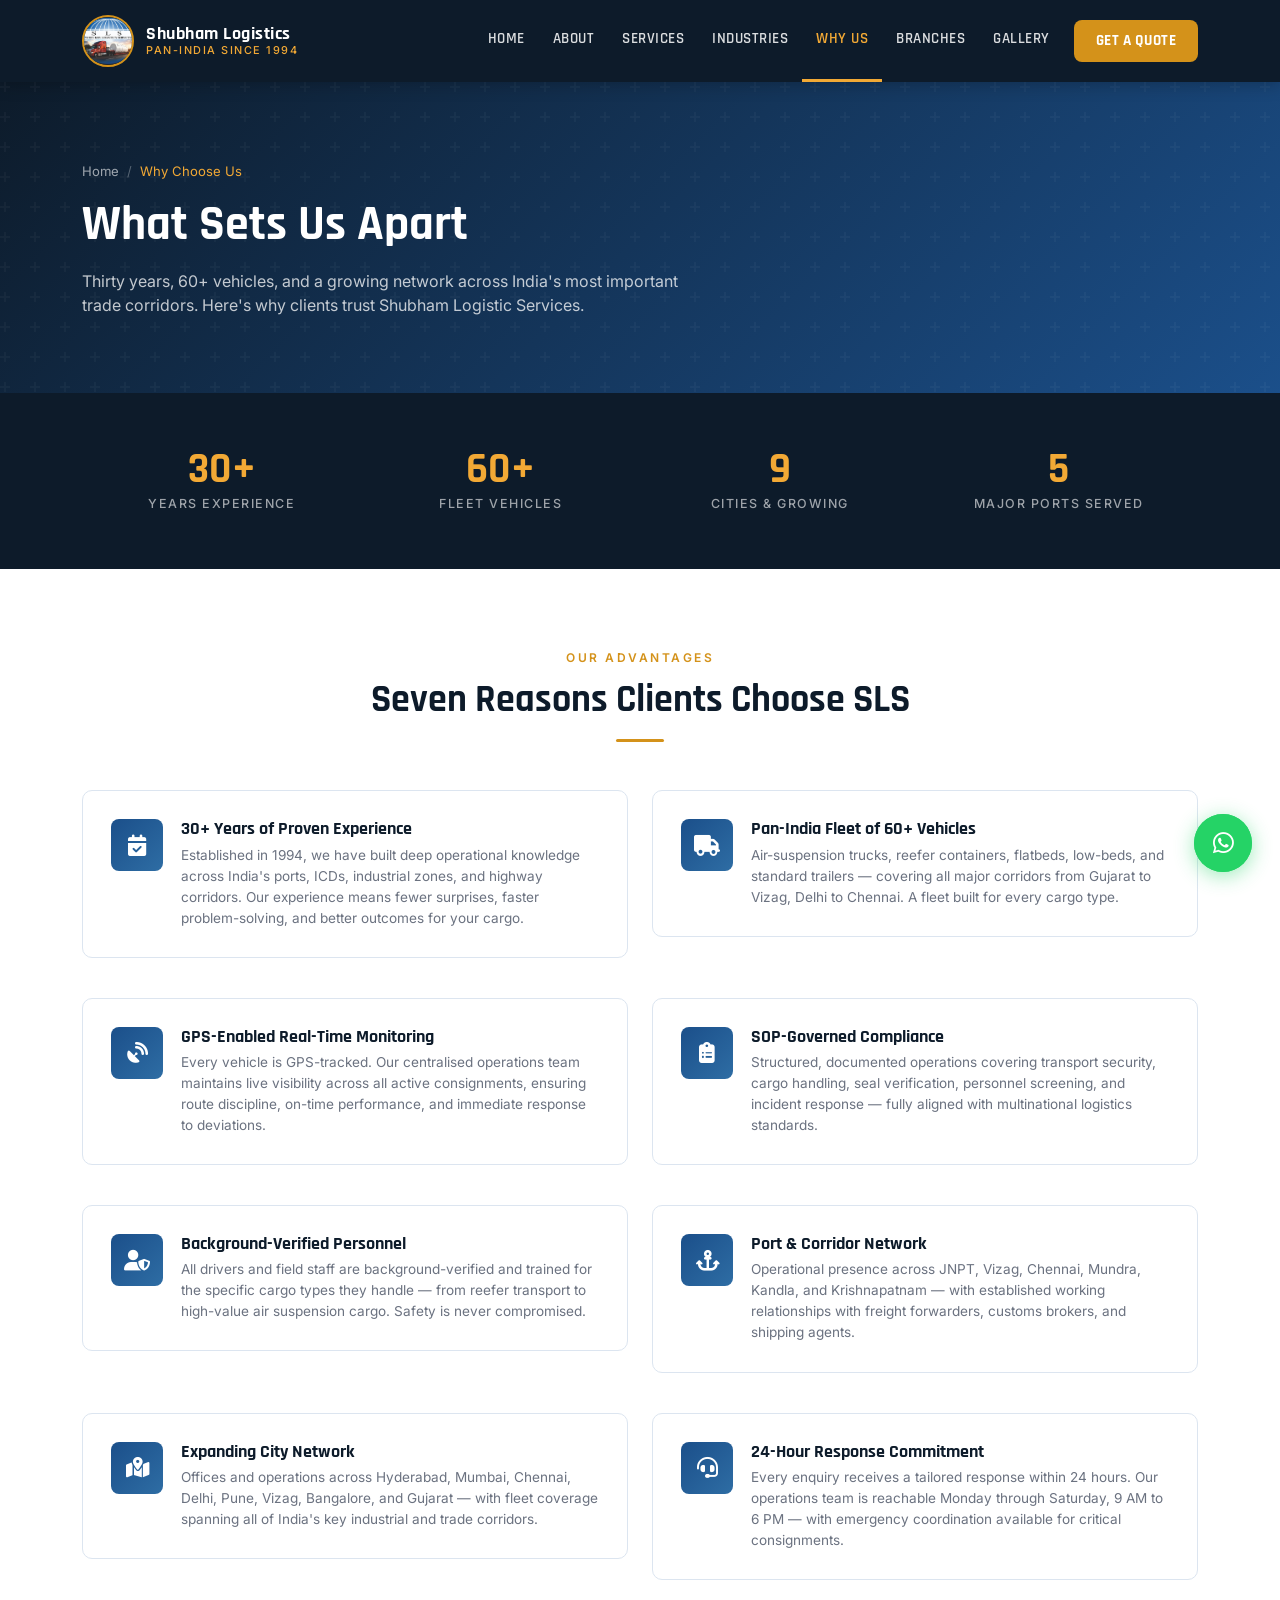
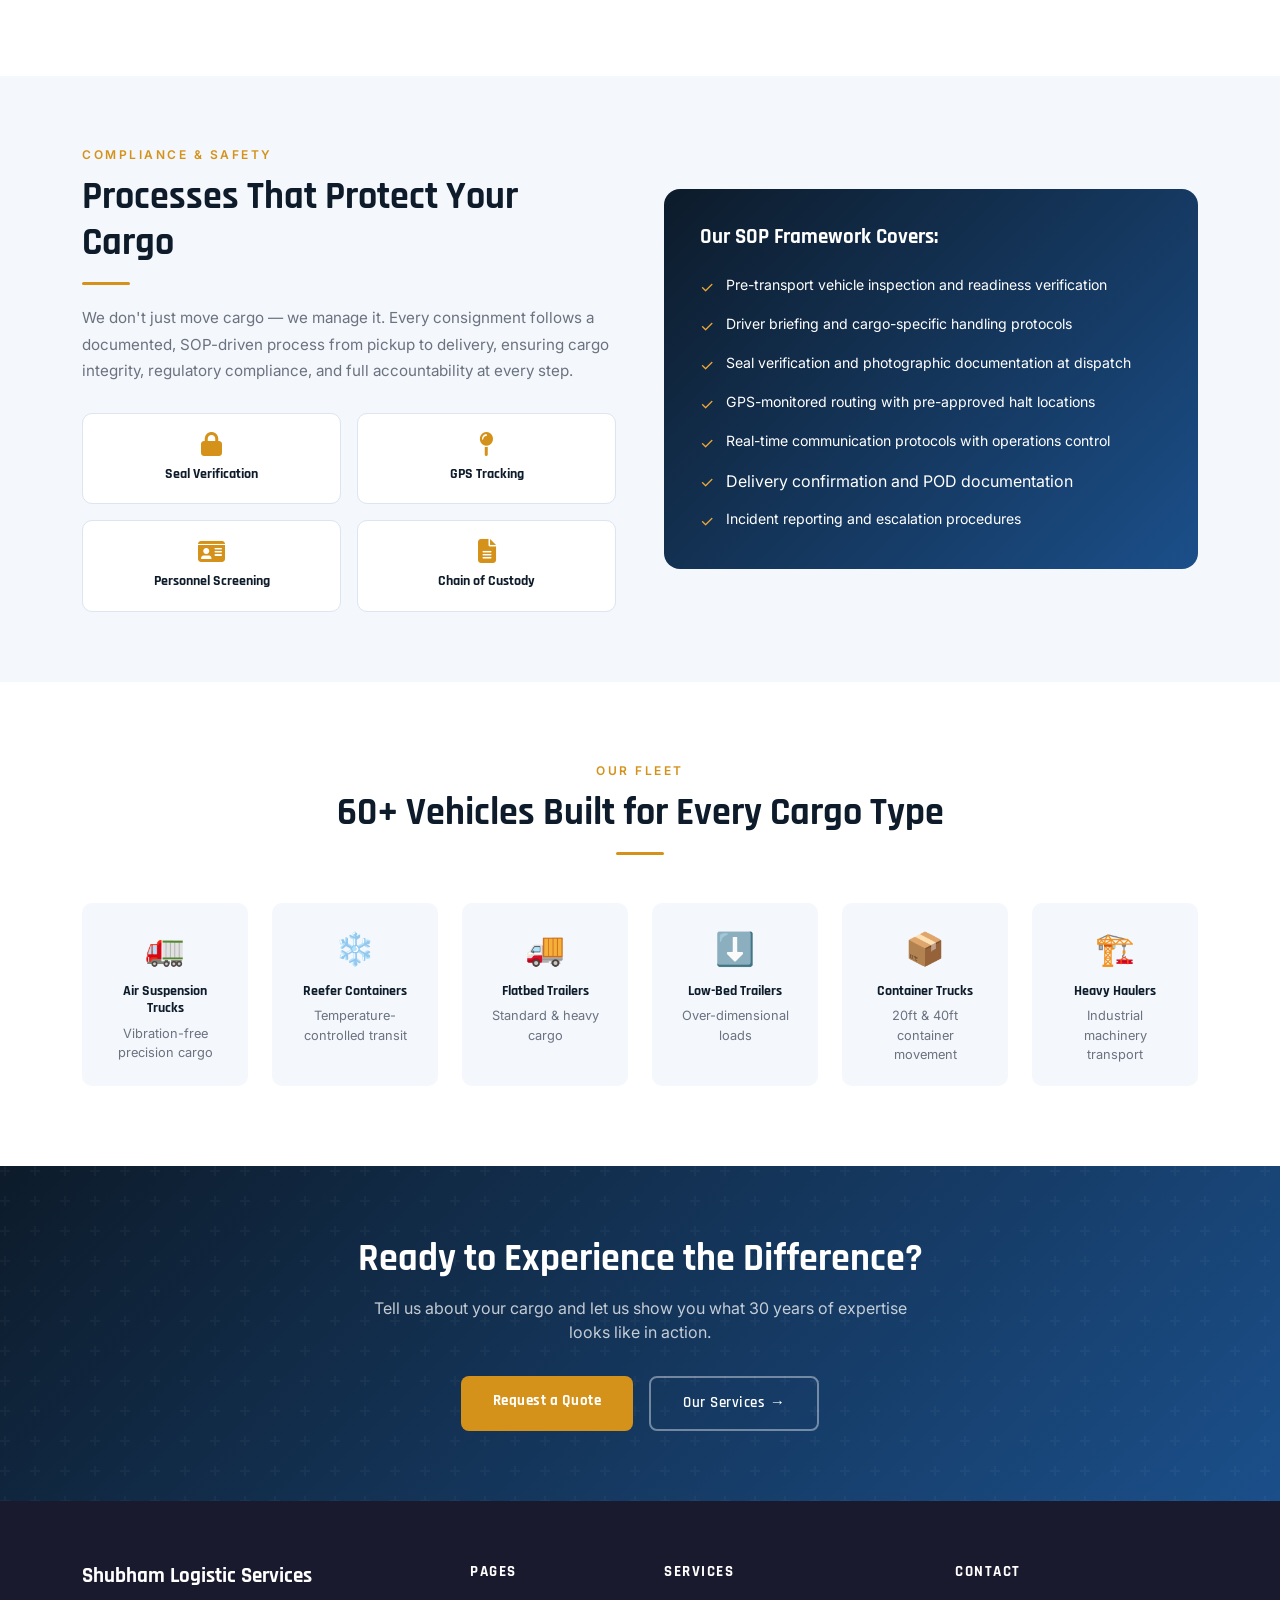
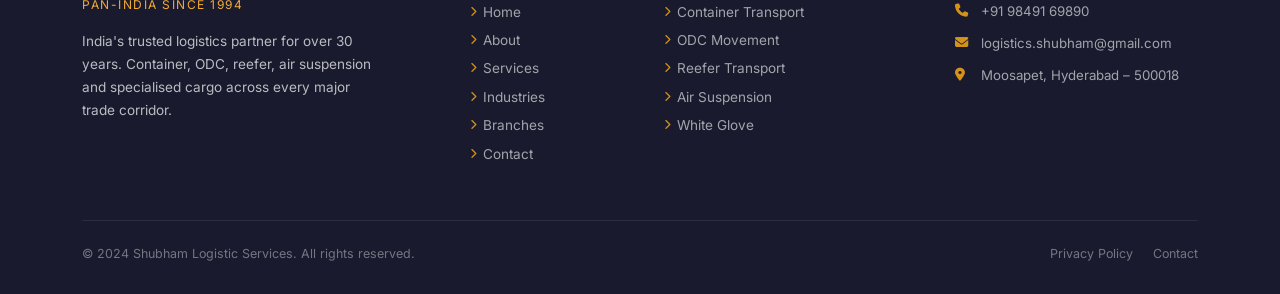
<file: why-us.html>
<!DOCTYPE html>
<html lang="en">
<head>
  <meta charset="UTF-8" />
  <meta name="viewport" content="width=device-width, initial-scale=1.0" />
  <title>Why Choose Shubham | 30 Years, 60+ Fleet, Pan-India Network</title>
  <meta name="description" content="What sets Shubham Logistic Services apart — 30 years, 60+ fleet, pan-India port network, GPS monitoring, SOP compliance." />
  <link rel="stylesheet" href="https://cdnjs.cloudflare.com/ajax/libs/bootstrap/5.3.2/css/bootstrap.min.css" />
  <link rel="stylesheet" href="https://cdnjs.cloudflare.com/ajax/libs/font-awesome/6.5.0/css/all.min.css" />
  <link rel="stylesheet" href="assets/css/style.css" />
</head>
<body>

<nav class="navbar navbar-sls navbar-expand-lg">
  <div class="container">
    <a class="navbar-brand" href="index.html">
      <img src="assets/img/logo.png" alt="SLS Logo" class="brand-logo" onerror="this.style.display='none'" />
      <div class="brand-text">
        <span class="brand-name">Shubham Logistics</span>
        <span class="brand-tagline">Pan-India Since 1994</span>
      </div>
    </a>
    <button class="navbar-toggler" type="button" data-bs-toggle="collapse" data-bs-target="#navMenu">
      <span class="navbar-toggler-icon"></span>
    </button>
    <div class="collapse navbar-collapse" id="navMenu">
      <ul class="navbar-nav ms-auto align-items-lg-center">
        <li class="nav-item"><a class="nav-link" href="index.html">Home</a></li>
        <li class="nav-item"><a class="nav-link" href="about.html">About</a></li>
        <li class="nav-item"><a class="nav-link" href="services.html">Services</a></li>
        <li class="nav-item"><a class="nav-link" href="industries.html">Industries</a></li>
        <li class="nav-item"><a class="nav-link" href="why-us.html">Why Us</a></li>
        <li class="nav-item"><a class="nav-link" href="branches.html">Branches</a></li>
        <li class="nav-item"><a class="nav-link" href="gallery.html">Gallery</a></li>
        <li class="nav-item"><a class="nav-link nav-cta" href="contact.html">Get a Quote</a></li>
      </ul>
    </div>
  </div>
</nav>

<section class="page-hero">
  <div class="container page-hero-content">
    <nav aria-label="breadcrumb" class="breadcrumb-sls mb-3">
      <ol class="breadcrumb mb-0">
        <li class="breadcrumb-item"><a href="index.html">Home</a></li>
        <li class="breadcrumb-item active">Why Choose Us</li>
      </ol>
    </nav>
    <h1>What Sets Us Apart</h1>
    <p>Thirty years, 60+ vehicles, and a growing network across India's most important trade corridors. Here's why clients trust Shubham Logistic Services.</p>
  </div>
</section>

<!-- STATS -->
<section class="stats-bar" style="padding:40px 0;">
  <div class="container">
    <div class="row g-0">
      <div class="col-6 col-md-3"><div class="stat-item"><span class="stat-number" data-count="30" data-suffix="+">30+</span><span class="stat-label">Years Experience</span></div></div>
      <div class="col-6 col-md-3"><div class="stat-item"><span class="stat-number" data-count="60" data-suffix="+">60+</span><span class="stat-label">Fleet Vehicles</span></div></div>
      <div class="col-6 col-md-3"><div class="stat-item"><span class="stat-number" data-count="9" data-suffix="">9</span><span class="stat-label">Cities & Growing</span></div></div>
      <div class="col-6 col-md-3"><div class="stat-item"><span class="stat-number" data-count="5" data-suffix="">5</span><span class="stat-label">Major Ports Served</span></div></div>
    </div>
  </div>
</section>

<!-- ADVANTAGES -->
<section class="py-5" style="padding-top:80px!important;padding-bottom:80px!important;">
  <div class="container">
    <div class="text-center mb-5 fade-up">
      <span class="section-eyebrow">Our Advantages</span>
      <h2 class="section-title">Seven Reasons Clients Choose SLS</h2>
      <div class="section-divider center"></div>
    </div>

    <div class="row g-4">

      <div class="col-md-6 fade-up">
        <div class="why-card" style="padding:28px;align-items:flex-start;">
          <div class="why-icon" style="width:52px;height:52px;font-size:1.3rem;flex-shrink:0;margin-top:0;"><i class="fas fa-calendar-check"></i></div>
          <div>
            <h5 style="font-size:1.1rem;">30+ Years of Proven Experience</h5>
            <p>Established in 1994, we have built deep operational knowledge across India's ports, ICDs, industrial zones, and highway corridors. Our experience means fewer surprises, faster problem-solving, and better outcomes for your cargo.</p>
          </div>
        </div>
      </div>

      <div class="col-md-6 fade-up">
        <div class="why-card" style="padding:28px;align-items:flex-start;">
          <div class="why-icon" style="width:52px;height:52px;font-size:1.3rem;flex-shrink:0;margin-top:0;"><i class="fas fa-truck"></i></div>
          <div>
            <h5 style="font-size:1.1rem;">Pan-India Fleet of 60+ Vehicles</h5>
            <p>Air-suspension trucks, reefer containers, flatbeds, low-beds, and standard trailers — covering all major corridors from Gujarat to Vizag, Delhi to Chennai. A fleet built for every cargo type.</p>
          </div>
        </div>
      </div>

      <div class="col-md-6 fade-up">
        <div class="why-card" style="padding:28px;align-items:flex-start;">
          <div class="why-icon" style="width:52px;height:52px;font-size:1.3rem;flex-shrink:0;margin-top:0;"><i class="fas fa-satellite-dish"></i></div>
          <div>
            <h5 style="font-size:1.1rem;">GPS-Enabled Real-Time Monitoring</h5>
            <p>Every vehicle is GPS-tracked. Our centralised operations team maintains live visibility across all active consignments, ensuring route discipline, on-time performance, and immediate response to deviations.</p>
          </div>
        </div>
      </div>

      <div class="col-md-6 fade-up">
        <div class="why-card" style="padding:28px;align-items:flex-start;">
          <div class="why-icon" style="width:52px;height:52px;font-size:1.3rem;flex-shrink:0;margin-top:0;"><i class="fas fa-clipboard-list"></i></div>
          <div>
            <h5 style="font-size:1.1rem;">SOP-Governed Compliance</h5>
            <p>Structured, documented operations covering transport security, cargo handling, seal verification, personnel screening, and incident response — fully aligned with multinational logistics standards.</p>
          </div>
        </div>
      </div>

      <div class="col-md-6 fade-up">
        <div class="why-card" style="padding:28px;align-items:flex-start;">
          <div class="why-icon" style="width:52px;height:52px;font-size:1.3rem;flex-shrink:0;margin-top:0;"><i class="fas fa-user-shield"></i></div>
          <div>
            <h5 style="font-size:1.1rem;">Background-Verified Personnel</h5>
            <p>All drivers and field staff are background-verified and trained for the specific cargo types they handle — from reefer transport to high-value air suspension cargo. Safety is never compromised.</p>
          </div>
        </div>
      </div>

      <div class="col-md-6 fade-up">
        <div class="why-card" style="padding:28px;align-items:flex-start;">
          <div class="why-icon" style="width:52px;height:52px;font-size:1.3rem;flex-shrink:0;margin-top:0;"><i class="fas fa-anchor"></i></div>
          <div>
            <h5 style="font-size:1.1rem;">Port & Corridor Network</h5>
            <p>Operational presence across JNPT, Vizag, Chennai, Mundra, Kandla, and Krishnapatnam — with established working relationships with freight forwarders, customs brokers, and shipping agents.</p>
          </div>
        </div>
      </div>

      <div class="col-md-6 fade-up">
        <div class="why-card" style="padding:28px;align-items:flex-start;">
          <div class="why-icon" style="width:52px;height:52px;font-size:1.3rem;flex-shrink:0;margin-top:0;"><i class="fas fa-map-marked-alt"></i></div>
          <div>
            <h5 style="font-size:1.1rem;">Expanding City Network</h5>
            <p>Offices and operations across Hyderabad, Mumbai, Chennai, Delhi, Pune, Vizag, Bangalore, and Gujarat — with fleet coverage spanning all of India's key industrial and trade corridors.</p>
          </div>
        </div>
      </div>

      <div class="col-md-6 fade-up">
        <div class="why-card" style="padding:28px;align-items:flex-start;">
          <div class="why-icon" style="width:52px;height:52px;font-size:1.3rem;flex-shrink:0;margin-top:0;"><i class="fas fa-headset"></i></div>
          <div>
            <h5 style="font-size:1.1rem;">24-Hour Response Commitment</h5>
            <p>Every enquiry receives a tailored response within 24 hours. Our operations team is reachable Monday through Saturday, 9 AM to 6 PM — with emergency coordination available for critical consignments.</p>
          </div>
        </div>
      </div>

    </div>
  </div>
</section>

<!-- COMPLIANCE SECTION -->
<section class="py-5 bg-light-sls" style="padding-top:70px!important;padding-bottom:70px!important;">
  <div class="container">
    <div class="row align-items-center g-5">
      <div class="col-lg-6 fade-up">
        <span class="section-eyebrow">Compliance & Safety</span>
        <h2 class="section-title">Processes That Protect Your Cargo</h2>
        <div class="section-divider"></div>
        <p style="color:var(--gray);line-height:1.75;font-size:0.95rem;margin-bottom:28px;">
          We don't just move cargo — we manage it. Every consignment follows a documented, SOP-driven process from pickup to delivery, ensuring cargo integrity, regulatory compliance, and full accountability at every step.
        </p>
        <div class="row g-3">
          <div class="col-6">
            <div style="background:var(--white);border-radius:10px;padding:18px;text-align:center;border:1px solid var(--border);">
              <i class="fas fa-lock" style="font-size:1.5rem;color:var(--gold);margin-bottom:8px;display:block;"></i>
              <div style="font-family:'Rajdhani',sans-serif;font-weight:700;color:var(--navy);font-size:0.9rem;">Seal Verification</div>
            </div>
          </div>
          <div class="col-6">
            <div style="background:var(--white);border-radius:10px;padding:18px;text-align:center;border:1px solid var(--border);">
              <i class="fas fa-map-pin" style="font-size:1.5rem;color:var(--gold);margin-bottom:8px;display:block;"></i>
              <div style="font-family:'Rajdhani',sans-serif;font-weight:700;color:var(--navy);font-size:0.9rem;">GPS Tracking</div>
            </div>
          </div>
          <div class="col-6">
            <div style="background:var(--white);border-radius:10px;padding:18px;text-align:center;border:1px solid var(--border);">
              <i class="fas fa-id-card" style="font-size:1.5rem;color:var(--gold);margin-bottom:8px;display:block;"></i>
              <div style="font-family:'Rajdhani',sans-serif;font-weight:700;color:var(--navy);font-size:0.9rem;">Personnel Screening</div>
            </div>
          </div>
          <div class="col-6">
            <div style="background:var(--white);border-radius:10px;padding:18px;text-align:center;border:1px solid var(--border);">
              <i class="fas fa-file-alt" style="font-size:1.5rem;color:var(--gold);margin-bottom:8px;display:block;"></i>
              <div style="font-family:'Rajdhani',sans-serif;font-weight:700;color:var(--navy);font-size:0.9rem;">Chain of Custody</div>
            </div>
          </div>
        </div>
      </div>
      <div class="col-lg-6 fade-up">
        <div style="background:linear-gradient(135deg,var(--navy),var(--blue));border-radius:16px;padding:36px;color:white;">
          <h4 style="font-family:'Rajdhani',sans-serif;color:white;margin-bottom:24px;font-size:1.3rem;">Our SOP Framework Covers:</h4>
          <ul class="list-unstyled mb-0">
            <li style="display:flex;gap:12px;margin-bottom:14px;font-size:0.88rem;"><span style="color:var(--amber);font-size:1rem;margin-top:1px;">✓</span><span>Pre-transport vehicle inspection and readiness verification</span></li>
            <li style="display:flex;gap:12px;margin-bottom:14px;font-size:0.88rem;"><span style="color:var(--amber);font-size:1rem;margin-top:1px;">✓</span><span>Driver briefing and cargo-specific handling protocols</span></li>
            <li style="display:flex;gap:12px;margin-bottom:14px;font-size:0.88rem;"><span style="color:var(--amber);font-size:1rem;margin-top:1px;">✓</span><span>Seal verification and photographic documentation at dispatch</span></li>
            <li style="display:flex;gap:12px;margin-bottom:14px;font-size:0.88rem;"><span style="color:var(--amber);font-size:1rem;margin-top:1px;">✓</span><span>GPS-monitored routing with pre-approved halt locations</span></li>
            <li style="display:flex;gap:12px;margin-bottom:14px;font-size:0.88rem;"><span style="color:var(--amber);font-size:1rem;margin-top:1px;">✓</span><span>Real-time communication protocols with operations control</span></li>
            <li style="display:flex;gap:12px;margin-bottom:14px;font-size:0.88sm;"><span style="color:var(--amber);font-size:1rem;margin-top:1px;">✓</span><span>Delivery confirmation and POD documentation</span></li>
            <li style="display:flex;gap:12px;font-size:0.88rem;"><span style="color:var(--amber);font-size:1rem;margin-top:1px;">✓</span><span>Incident reporting and escalation procedures</span></li>
          </ul>
        </div>
      </div>
    </div>
  </div>
</section>

<!-- FLEET TYPES -->
<section class="py-5" style="padding-top:80px!important;padding-bottom:80px!important;">
  <div class="container">
    <div class="text-center mb-5 fade-up">
      <span class="section-eyebrow">Our Fleet</span>
      <h2 class="section-title">60+ Vehicles Built for Every Cargo Type</h2>
      <div class="section-divider center"></div>
    </div>
    <div class="row g-4">
      <div class="col-6 col-md-4 col-lg-2 fade-up">
        <div class="value-prop-card">
          <span style="font-size:2rem;display:block;margin-bottom:10px;">🚛</span>
          <h5>Air Suspension Trucks</h5>
          <p>Vibration-free precision cargo</p>
        </div>
      </div>
      <div class="col-6 col-md-4 col-lg-2 fade-up">
        <div class="value-prop-card">
          <span style="font-size:2rem;display:block;margin-bottom:10px;">❄️</span>
          <h5>Reefer Containers</h5>
          <p>Temperature-controlled transit</p>
        </div>
      </div>
      <div class="col-6 col-md-4 col-lg-2 fade-up">
        <div class="value-prop-card">
          <span style="font-size:2rem;display:block;margin-bottom:10px;">🚚</span>
          <h5>Flatbed Trailers</h5>
          <p>Standard & heavy cargo</p>
        </div>
      </div>
      <div class="col-6 col-md-4 col-lg-2 fade-up">
        <div class="value-prop-card">
          <span style="font-size:2rem;display:block;margin-bottom:10px;">⬇️</span>
          <h5>Low-Bed Trailers</h5>
          <p>Over-dimensional loads</p>
        </div>
      </div>
      <div class="col-6 col-md-4 col-lg-2 fade-up">
        <div class="value-prop-card">
          <span style="font-size:2rem;display:block;margin-bottom:10px;">📦</span>
          <h5>Container Trucks</h5>
          <p>20ft & 40ft container movement</p>
        </div>
      </div>
      <div class="col-6 col-md-4 col-lg-2 fade-up">
        <div class="value-prop-card">
          <span style="font-size:2rem;display:block;margin-bottom:10px;">🏗️</span>
          <h5>Heavy Haulers</h5>
          <p>Industrial machinery transport</p>
        </div>
      </div>
    </div>
  </div>
</section>

<!-- CTA -->
<section class="cta-banner">
  <div class="container position-relative" style="z-index:2;">
    <div class="row justify-content-center">
      <div class="col-lg-7">
        <h2>Ready to Experience the Difference?</h2>
        <p>Tell us about your cargo and let us show you what 30 years of expertise looks like in action.</p>
        <div class="d-flex flex-wrap justify-content-center gap-3">
          <a href="contact.html" class="btn-primary-sls">Request a Quote</a>
          <a href="services.html" class="btn-outline-sls">Our Services →</a>
        </div>
      </div>
    </div>
  </div>
</section>

<footer class="footer-main">
  <div class="container">
    <div class="row g-5">
      <div class="col-lg-4 col-md-6">
        <div class="footer-brand-name">Shubham Logistic Services</div>
        <div class="footer-tagline">Pan-India Since 1994</div>
        <p class="footer-desc">India's trusted logistics partner for over 30 years. Container, ODC, reefer, air suspension and specialised cargo across every major trade corridor.</p>
      </div>
      <div class="col-lg-2 col-md-6 col-6">
        <div class="footer-heading">Pages</div>
        <ul class="footer-links">
          <li><a href="index.html"><i class="fas fa-chevron-right"></i> Home</a></li>
          <li><a href="about.html"><i class="fas fa-chevron-right"></i> About</a></li>
          <li><a href="services.html"><i class="fas fa-chevron-right"></i> Services</a></li>
          <li><a href="industries.html"><i class="fas fa-chevron-right"></i> Industries</a></li>
          <li><a href="branches.html"><i class="fas fa-chevron-right"></i> Branches</a></li>
          <li><a href="contact.html"><i class="fas fa-chevron-right"></i> Contact</a></li>
        </ul>
      </div>
      <div class="col-lg-3 col-md-6 col-6">
        <div class="footer-heading">Services</div>
        <ul class="footer-links">
          <li><a href="services.html#container"><i class="fas fa-chevron-right"></i> Container Transport</a></li>
          <li><a href="services.html#odc"><i class="fas fa-chevron-right"></i> ODC Movement</a></li>
          <li><a href="services.html#reefer"><i class="fas fa-chevron-right"></i> Reefer Transport</a></li>
          <li><a href="services.html#air-suspension"><i class="fas fa-chevron-right"></i> Air Suspension</a></li>
          <li><a href="services.html#white-glove"><i class="fas fa-chevron-right"></i> White Glove</a></li>
        </ul>
      </div>
      <div class="col-lg-3 col-md-6">
        <div class="footer-heading">Contact</div>
        <div class="footer-contact-item"><i class="fas fa-phone"></i><div><a href="tel:+919849169890">+91 98491 69890</a></div></div>
        <div class="footer-contact-item"><i class="fas fa-envelope"></i><div><a href="mailto:logistics.shubham@gmail.com">logistics.shubham@gmail.com</a></div></div>
        <div class="footer-contact-item"><i class="fas fa-map-marker-alt"></i><div style="color:rgba(255,255,255,0.6);">Moosapet, Hyderabad – 500018</div></div>
      </div>
    </div>
    <div class="footer-bottom">
      <p>© 2024 Shubham Logistic Services. All rights reserved.</p>
      <div class="footer-bottom-links"><a href="#">Privacy Policy</a><a href="contact.html">Contact</a></div>
    </div>
  </div>
</footer>

<div class="wa-fab">
  <div class="wa-popup" id="waPopup">
    <div class="wa-popup-header">
      <div class="wa-avatar"><i class="fab fa-whatsapp"></i></div>
      <div><div class="wa-name">Shubham Logistics</div><div class="wa-status">Typically replies within minutes</div></div>
      <button class="wa-close" id="waClose"><i class="fas fa-times"></i></button>
    </div>
    <div class="wa-body"><div class="wa-bubble">👋 Chat with <strong>Shubham Logistics</strong> directly on WhatsApp!</div></div>
    <div class="wa-footer">
      <a href="https://wa.me/919849169890?text=Hello%2C%20I%20would%20like%20to%20enquire%20about%20your%20logistics%20services." class="wa-btn" target="_blank"><i class="fab fa-whatsapp"></i> Chat on WhatsApp</a>
    </div>
  </div>
  <div class="wa-pulse"></div>
  <button class="wa-main-btn" id="waMainBtn" aria-label="WhatsApp"><i class="fab fa-whatsapp"></i></button>
</div>

<script src="https://cdnjs.cloudflare.com/ajax/libs/bootstrap/5.3.2/js/bootstrap.bundle.min.js"></script>
<script src="assets/js/main.js"></script>
</body>
</html>
</file>
<file: assets/css/style.css>
/* ===== SLS - SHUBHAM LOGISTICS SERVICES ===== */
/* Design: Deep navy + steel blue + amber gold on white/off-white */
/* Typography: Rajdhani (bold industrial display) + Inter (clean body) */

@import url('https://fonts.googleapis.com/css2?family=Rajdhani:wght@400;500;600;700&family=Inter:wght@300;400;500;600;700&display=swap');

:root {
  --navy:   #0D1B2A;
  --blue:   #1B4F8A;
  --steel:  #2E6DA4;
  --gold:   #D4921A;
  --amber:  #F2A935;
  --light:  #F4F7FB;
  --white:  #FFFFFF;
  --gray:   #6B7280;
  --dark:   #1A1A2E;
  --border: #DCE5F0;
  --shadow: 0 4px 24px rgba(13,27,42,0.10);
  --radius: 8px;
}

* { margin: 0; padding: 0; box-sizing: border-box; }
html { scroll-behavior: smooth; }

body {
  font-family: 'Inter', sans-serif;
  color: var(--navy);
  background: var(--white);
  overflow-x: hidden;
}

h1, h2, h3, h4, h5 {
  font-family: 'Rajdhani', sans-serif;
  font-weight: 700;
  line-height: 1.2;
}

/* ===== NAVBAR ===== */
.navbar-sls {
  background: var(--navy) !important;
  padding: 0;
  position: sticky;
  top: 0;
  z-index: 9999;
  box-shadow: 0 2px 16px rgba(0,0,0,0.25);
}

.navbar-sls .navbar-brand {
  display: flex;
  align-items: center;
  gap: 12px;
  padding: 10px 0;
}

.navbar-sls .brand-logo {
  height: 52px;
  width: 52px;
  border-radius: 50%;
  object-fit: cover;
  border: 2px solid var(--gold);
}

.navbar-sls .brand-text {
  display: flex;
  flex-direction: column;
  line-height: 1.1;
}

.navbar-sls .brand-name {
  font-family: 'Rajdhani', sans-serif;
  font-weight: 700;
  font-size: 1.1rem;
  color: var(--white);
  letter-spacing: 0.5px;
}

.navbar-sls .brand-tagline {
  font-size: 0.68rem;
  color: var(--amber);
  letter-spacing: 1.5px;
  text-transform: uppercase;
  font-weight: 500;
}

.navbar-sls .nav-link {
  color: rgba(255,255,255,0.85) !important;
  font-family: 'Rajdhani', sans-serif;
  font-weight: 600;
  font-size: 0.95rem;
  letter-spacing: 0.5px;
  padding: 28px 14px !important;
  text-transform: uppercase;
  transition: color 0.2s, border-bottom 0.2s;
  border-bottom: 3px solid transparent;
}

.navbar-sls .nav-link:hover,
.navbar-sls .nav-link.active {
  color: var(--amber) !important;
  border-bottom: 3px solid var(--amber);
}

.navbar-sls .nav-cta {
  background: var(--gold);
  color: var(--white) !important;
  border-radius: var(--radius);
  padding: 10px 22px !important;
  margin-left: 10px;
  border-bottom: none !important;
  font-weight: 700;
  transition: background 0.2s, transform 0.1s !important;
}

.navbar-sls .nav-cta:hover {
  background: var(--amber) !important;
  transform: translateY(-1px);
  border-bottom: none !important;
  color: var(--white) !important;
}

.navbar-toggler {
  border-color: rgba(255,255,255,0.3) !important;
}

.navbar-toggler-icon {
  background-image: url("data:image/svg+xml,%3csvg xmlns='http://www.w3.org/2000/svg' viewBox='0 0 30 30'%3e%3cpath stroke='rgba%28255,255,255,0.85%29' stroke-linecap='round' stroke-miterlimit='10' stroke-width='2' d='M4 7h22M4 15h22M4 23h22'/%3e%3c/svg%3e") !important;
}

/* ===== HERO ===== */
.hero-section {
  background: linear-gradient(135deg, var(--navy) 0%, var(--blue) 60%, var(--steel) 100%);
  min-height: 88vh;
  display: flex;
  align-items: center;
  position: relative;
  overflow: hidden;
}

.hero-section::before {
  content: '';
  position: absolute;
  inset: 0;
  background: url("data:image/svg+xml,%3Csvg width='60' height='60' viewBox='0 0 60 60' xmlns='http://www.w3.org/2000/svg'%3E%3Cg fill='none' fill-rule='evenodd'%3E%3Cg fill='%23ffffff' fill-opacity='0.03'%3E%3Cpath d='M36 34v-4h-2v4h-4v2h4v4h2v-4h4v-2h-4zm0-30V0h-2v4h-4v2h4v4h2V6h4V4h-4zM6 34v-4H4v4H0v2h4v4h2v-4h4v-2H6zM6 4V0H4v4H0v2h4v4h2V6h4V4H6z'/%3E%3C/g%3E%3C/g%3E%3C/svg%3E");
}

.hero-section::after {
  content: '';
  position: absolute;
  bottom: 0;
  left: 0;
  right: 0;
  height: 80px;
  background: linear-gradient(to top, var(--white), transparent);
}

.hero-content {
  position: relative;
  z-index: 2;
}

.hero-eyebrow {
  display: inline-flex;
  align-items: center;
  gap: 8px;
  background: rgba(212,146,26,0.2);
  border: 1px solid var(--gold);
  color: var(--amber);
  font-size: 0.78rem;
  font-weight: 600;
  letter-spacing: 2px;
  text-transform: uppercase;
  padding: 6px 16px;
  border-radius: 20px;
  margin-bottom: 24px;
}

.hero-eyebrow .dot {
  width: 6px;
  height: 6px;
  background: var(--amber);
  border-radius: 50%;
  animation: pulse-dot 1.5s infinite;
}

@keyframes pulse-dot {
  0%, 100% { opacity: 1; }
  50% { opacity: 0.3; }
}

.hero-headline {
  font-size: clamp(2.4rem, 5vw, 4rem);
  color: var(--white);
  line-height: 1.1;
  margin-bottom: 16px;
  letter-spacing: -0.5px;
}

.hero-headline span {
  color: var(--amber);
  display: block;
}

.hero-sub {
  font-size: 1.05rem;
  color: rgba(255,255,255,0.75);
  max-width: 560px;
  line-height: 1.7;
  margin-bottom: 36px;
  font-weight: 300;
}

.btn-primary-sls {
  background: var(--gold);
  color: var(--white);
  font-family: 'Rajdhani', sans-serif;
  font-weight: 700;
  font-size: 0.95rem;
  letter-spacing: 0.5px;
  padding: 14px 32px;
  border: none;
  border-radius: var(--radius);
  transition: all 0.2s;
  text-decoration: none;
  display: inline-block;
}

.btn-primary-sls:hover {
  background: var(--amber);
  color: var(--white);
  transform: translateY(-2px);
  box-shadow: 0 6px 20px rgba(212,146,26,0.4);
}

.btn-outline-sls {
  background: transparent;
  color: var(--white);
  font-family: 'Rajdhani', sans-serif;
  font-weight: 600;
  font-size: 0.95rem;
  letter-spacing: 0.5px;
  padding: 14px 32px;
  border: 2px solid rgba(255,255,255,0.4);
  border-radius: var(--radius);
  transition: all 0.2s;
  text-decoration: none;
  display: inline-block;
}

.btn-outline-sls:hover {
  border-color: var(--white);
  background: rgba(255,255,255,0.1);
  color: var(--white);
}

.btn-gold {
  background: var(--gold);
  color: var(--white);
  font-family: 'Rajdhani', sans-serif;
  font-weight: 700;
  font-size: 0.95rem;
  letter-spacing: 0.5px;
  padding: 13px 30px;
  border: none;
  border-radius: var(--radius);
  transition: all 0.2s;
  text-decoration: none;
  display: inline-block;
}

.btn-gold:hover {
  background: var(--amber);
  color: var(--white);
  transform: translateY(-1px);
}

/* ===== STATS BAR ===== */
.stats-bar {
  background: var(--navy);
  padding: 30px 0;
}

.stat-item {
  text-align: center;
  padding: 16px 20px;
  border-right: 1px solid rgba(255,255,255,0.1);
}

.stat-item:last-child { border-right: none; }

.stat-number {
  font-family: 'Rajdhani', sans-serif;
  font-size: 2.6rem;
  font-weight: 700;
  color: var(--amber);
  line-height: 1;
  display: block;
}

.stat-label {
  font-size: 0.78rem;
  color: rgba(255,255,255,0.6);
  text-transform: uppercase;
  letter-spacing: 1.5px;
  font-weight: 500;
  margin-top: 4px;
  display: block;
}

/* ===== SECTION STYLES ===== */
.section-eyebrow {
  font-size: 0.75rem;
  font-weight: 600;
  letter-spacing: 2.5px;
  text-transform: uppercase;
  color: var(--gold);
  display: block;
  margin-bottom: 10px;
}

.section-title {
  font-size: clamp(1.8rem, 3vw, 2.6rem);
  color: var(--navy);
  margin-bottom: 16px;
}

.section-divider {
  width: 48px;
  height: 3px;
  background: var(--gold);
  margin-bottom: 20px;
  border-radius: 2px;
}

.section-divider.center { margin: 0 auto 20px; }

.section-lead {
  font-size: 1.05rem;
  color: var(--gray);
  line-height: 1.75;
  max-width: 700px;
}

/* ===== PAGE HERO ===== */
.page-hero {
  background: linear-gradient(135deg, var(--navy) 0%, var(--blue) 100%);
  padding: 80px 0 60px;
  position: relative;
  overflow: hidden;
}

.page-hero::before {
  content: '';
  position: absolute;
  inset: 0;
  background: url("data:image/svg+xml,%3Csvg width='60' height='60' viewBox='0 0 60 60' xmlns='http://www.w3.org/2000/svg'%3E%3Cg fill='none' fill-rule='evenodd'%3E%3Cg fill='%23ffffff' fill-opacity='0.03'%3E%3Cpath d='M36 34v-4h-2v4h-4v2h4v4h2v-4h4v-2h-4zm0-30V0h-2v4h-4v2h4v4h2V6h4V4h-4zM6 34v-4H4v4H0v2h4v4h2v-4h4v-2H6zM6 4V0H4v4H0v2h4v4h2V6h4V4H6z'/%3E%3C/g%3E%3C/g%3E%3C/svg%3E");
}

.page-hero-content {
  position: relative;
  z-index: 2;
}

.page-hero h1 {
  font-size: clamp(2rem, 4vw, 3rem);
  color: var(--white);
  margin-bottom: 14px;
}

.page-hero p {
  font-size: 1rem;
  color: rgba(255,255,255,0.75);
  max-width: 600px;
}

.breadcrumb-sls .breadcrumb-item,
.breadcrumb-sls .breadcrumb-item a {
  color: rgba(255,255,255,0.6);
  font-size: 0.82rem;
  text-decoration: none;
}

.breadcrumb-sls .breadcrumb-item.active {
  color: var(--amber);
}

.breadcrumb-sls .breadcrumb-item + .breadcrumb-item::before {
  color: rgba(255,255,255,0.3);
}

/* ===== CARDS ===== */
.service-card {
  background: var(--white);
  border: 1px solid var(--border);
  border-radius: 12px;
  padding: 28px;
  transition: all 0.25s;
  height: 100%;
  position: relative;
  overflow: hidden;
}

.service-card::before {
  content: '';
  position: absolute;
  top: 0;
  left: 0;
  right: 0;
  height: 3px;
  background: var(--gold);
  transform: scaleX(0);
  transition: transform 0.25s;
  transform-origin: left;
}

.service-card:hover {
  transform: translateY(-6px);
  box-shadow: var(--shadow);
  border-color: transparent;
}

.service-card:hover::before { transform: scaleX(1); }

.service-icon {
  width: 52px;
  height: 52px;
  background: linear-gradient(135deg, var(--blue), var(--steel));
  border-radius: 10px;
  display: flex;
  align-items: center;
  justify-content: center;
  margin-bottom: 18px;
  font-size: 1.4rem;
  color: var(--white);
}

.service-card h4 {
  font-size: 1.15rem;
  color: var(--navy);
  margin-bottom: 10px;
}

.service-card p {
  font-size: 0.88rem;
  color: var(--gray);
  line-height: 1.6;
  margin-bottom: 14px;
}

.service-card .card-link {
  font-family: 'Rajdhani', sans-serif;
  font-weight: 600;
  font-size: 0.9rem;
  color: var(--blue);
  text-decoration: none;
  display: inline-flex;
  align-items: center;
  gap: 4px;
  transition: gap 0.2s, color 0.2s;
}

.service-card .card-link:hover {
  color: var(--gold);
  gap: 8px;
}

/* ===== PILLAR CARD ===== */
.pillar-card {
  background: var(--light);
  border-radius: 12px;
  padding: 30px;
  height: 100%;
  border-left: 4px solid var(--gold);
  transition: all 0.2s;
}

.pillar-card:hover {
  background: var(--white);
  box-shadow: var(--shadow);
}

.pillar-card h4 {
  color: var(--navy);
  margin-bottom: 8px;
}

.pillar-card p {
  color: var(--gray);
  font-size: 0.9rem;
  line-height: 1.6;
  margin: 0;
}

/* ===== WHY CARD ===== */
.why-card {
  display: flex;
  gap: 18px;
  padding: 24px;
  background: var(--white);
  border: 1px solid var(--border);
  border-radius: 10px;
  transition: all 0.2s;
  margin-bottom: 16px;
}

.why-card:hover {
  border-color: var(--blue);
  box-shadow: 0 2px 16px rgba(27,79,138,0.1);
}

.why-icon {
  flex-shrink: 0;
  width: 44px;
  height: 44px;
  border-radius: 8px;
  background: linear-gradient(135deg, var(--blue), var(--steel));
  display: flex;
  align-items: center;
  justify-content: center;
  color: var(--white);
  font-size: 1.1rem;
}

.why-card h5 {
  font-size: 1rem;
  color: var(--navy);
  margin-bottom: 4px;
}

.why-card p {
  font-size: 0.85rem;
  color: var(--gray);
  margin: 0;
  line-height: 1.55;
}

/* ===== INDUSTRY CARD ===== */
.industry-card {
  background: var(--white);
  border: 1px solid var(--border);
  border-radius: 12px;
  padding: 26px;
  height: 100%;
  transition: all 0.25s;
}

.industry-card:hover {
  transform: translateY(-4px);
  box-shadow: var(--shadow);
  border-color: var(--steel);
}

.industry-icon {
  font-size: 2rem;
  margin-bottom: 14px;
  display: block;
}

.industry-card h4 {
  font-size: 1.1rem;
  color: var(--navy);
  margin-bottom: 10px;
}

.industry-card p {
  font-size: 0.85rem;
  color: var(--gray);
  line-height: 1.6;
  margin-bottom: 12px;
}

.industry-tags {
  display: flex;
  flex-wrap: wrap;
  gap: 6px;
}

.industry-tag {
  background: var(--light);
  color: var(--blue);
  font-size: 0.72rem;
  font-weight: 600;
  padding: 4px 10px;
  border-radius: 20px;
  letter-spacing: 0.3px;
}

/* ===== BRANCH CARD ===== */
.branch-card {
  background: var(--white);
  border: 1px solid var(--border);
  border-radius: 12px;
  overflow: hidden;
  height: 100%;
  transition: box-shadow 0.2s;
}

.branch-card:hover { box-shadow: var(--shadow); }

.branch-header {
  background: linear-gradient(135deg, var(--navy), var(--blue));
  padding: 20px 24px;
  display: flex;
  align-items: center;
  gap: 12px;
}

.branch-header .branch-badge {
  width: 36px;
  height: 36px;
  background: var(--gold);
  border-radius: 50%;
  display: flex;
  align-items: center;
  justify-content: center;
  color: var(--white);
  font-size: 0.9rem;
}

.branch-header h5 {
  color: var(--white);
  font-size: 1rem;
  margin: 0;
}

.branch-header small {
  color: var(--amber);
  font-size: 0.75rem;
}

.branch-body {
  padding: 20px 24px;
}

.branch-info-row {
  display: flex;
  gap: 10px;
  align-items: flex-start;
  margin-bottom: 12px;
  font-size: 0.85rem;
}

.branch-info-row i {
  color: var(--gold);
  width: 16px;
  flex-shrink: 0;
  margin-top: 2px;
}

.branch-info-row span { color: var(--gray); line-height: 1.5; }

/* ===== TEAM CARD ===== */
.team-card {
  background: var(--white);
  border: 1px solid var(--border);
  border-radius: 12px;
  padding: 24px;
  text-align: center;
  transition: all 0.2s;
}

.team-card:hover {
  box-shadow: var(--shadow);
  transform: translateY(-4px);
}

.team-avatar {
  width: 72px;
  height: 72px;
  border-radius: 50%;
  background: linear-gradient(135deg, var(--blue), var(--steel));
  display: flex;
  align-items: center;
  justify-content: center;
  margin: 0 auto 16px;
  font-family: 'Rajdhani', sans-serif;
  font-size: 1.6rem;
  font-weight: 700;
  color: var(--white);
  border: 3px solid var(--gold);
}

.team-card h5 {
  font-size: 1.05rem;
  color: var(--navy);
  margin-bottom: 4px;
}

.team-role {
  font-size: 0.8rem;
  color: var(--gold);
  font-weight: 600;
  text-transform: uppercase;
  letter-spacing: 0.5px;
  margin-bottom: 4px;
  display: block;
}

.team-location {
  font-size: 0.8rem;
  color: var(--gray);
  margin-bottom: 12px;
  display: block;
}

.team-phone a {
  font-size: 0.83rem;
  color: var(--blue);
  text-decoration: none;
  font-weight: 500;
}

/* ===== MARQUEE BANNER ===== */
.marquee-banner {
  background: var(--gold);
  padding: 12px 0;
  overflow: hidden;
}

.marquee-track {
  display: flex;
  animation: marquee 30s linear infinite;
  white-space: nowrap;
}

.marquee-track span {
  font-family: 'Rajdhani', sans-serif;
  font-weight: 600;
  font-size: 0.9rem;
  letter-spacing: 1px;
  color: var(--white);
  text-transform: uppercase;
  padding: 0 32px;
}

.marquee-track span.sep {
  color: rgba(255,255,255,0.5);
}

@keyframes marquee {
  0% { transform: translateX(0); }
  100% { transform: translateX(-50%); }
}

/* ===== CTA BANNER ===== */
.cta-banner {
  background: linear-gradient(135deg, var(--navy) 0%, var(--blue) 100%);
  padding: 70px 0;
  text-align: center;
  position: relative;
  overflow: hidden;
}

.cta-banner::before {
  content: '';
  position: absolute;
  inset: 0;
  background: url("data:image/svg+xml,%3Csvg width='60' height='60' viewBox='0 0 60 60' xmlns='http://www.w3.org/2000/svg'%3E%3Cg fill='none' fill-rule='evenodd'%3E%3Cg fill='%23ffffff' fill-opacity='0.03'%3E%3Cpath d='M36 34v-4h-2v4h-4v2h4v4h2v-4h4v-2h-4zm0-30V0h-2v4h-4v2h4v4h2V6h4V4h-4zM6 34v-4H4v4H0v2h4v4h2v-4h4v-2H6zM6 4V0H4v4H0v2h4v4h2V6h4V4H6z'/%3E%3C/g%3E%3C/g%3E%3C/svg%3E");
}

.cta-banner h2 {
  color: var(--white);
  font-size: clamp(1.8rem, 3vw, 2.5rem);
  margin-bottom: 14px;
  position: relative;
}

.cta-banner p {
  color: rgba(255,255,255,0.75);
  max-width: 560px;
  margin: 0 auto 32px;
  font-size: 1rem;
  position: relative;
}

/* ===== FORM ===== */
.form-section {
  background: var(--light);
  padding: 80px 0;
}

.form-card {
  background: var(--white);
  border-radius: 16px;
  padding: 40px;
  box-shadow: var(--shadow);
}

.form-card .form-label {
  font-size: 0.83rem;
  font-weight: 600;
  color: var(--navy);
  margin-bottom: 6px;
  text-transform: uppercase;
  letter-spacing: 0.5px;
}

.form-card .form-control,
.form-card .form-select {
  border: 1px solid var(--border);
  border-radius: var(--radius);
  padding: 11px 14px;
  font-size: 0.9rem;
  color: var(--navy);
  transition: border-color 0.2s, box-shadow 0.2s;
}

.form-card .form-control:focus,
.form-card .form-select:focus {
  border-color: var(--blue);
  box-shadow: 0 0 0 3px rgba(27,79,138,0.12);
  outline: none;
}

.form-card .form-control::placeholder { color: #aaa; }

.btn-submit {
  background: var(--gold);
  color: var(--white);
  font-family: 'Rajdhani', sans-serif;
  font-weight: 700;
  font-size: 1rem;
  letter-spacing: 0.5px;
  padding: 14px 40px;
  border: none;
  border-radius: var(--radius);
  width: 100%;
  transition: all 0.2s;
  cursor: pointer;
}

.btn-submit:hover {
  background: var(--amber);
  transform: translateY(-1px);
}

.contact-info-card {
  background: linear-gradient(135deg, var(--navy), var(--blue));
  border-radius: 16px;
  padding: 36px;
  height: 100%;
  color: var(--white);
}

.contact-info-card h4 {
  color: var(--white);
  margin-bottom: 24px;
  font-size: 1.4rem;
}

.contact-row {
  display: flex;
  gap: 14px;
  margin-bottom: 20px;
}

.contact-row i {
  color: var(--amber);
  font-size: 1.1rem;
  width: 20px;
  flex-shrink: 0;
  margin-top: 2px;
}

.contact-row .c-label {
  font-size: 0.72rem;
  color: rgba(255,255,255,0.5);
  text-transform: uppercase;
  letter-spacing: 1px;
  display: block;
  margin-bottom: 2px;
}

.contact-row .c-value {
  font-size: 0.9rem;
  color: var(--white);
  font-weight: 500;
  line-height: 1.5;
}

.contact-row a {
  color: var(--white);
  text-decoration: none;
}

.contact-row a:hover { color: var(--amber); }

/* ===== COVERAGE BADGES ===== */
.coverage-list {
  display: flex;
  flex-wrap: wrap;
  gap: 10px;
  margin-top: 20px;
}

.coverage-badge {
  background: rgba(255,255,255,0.1);
  border: 1px solid rgba(255,255,255,0.2);
  color: var(--white);
  font-size: 0.8rem;
  font-weight: 600;
  padding: 6px 14px;
  border-radius: 20px;
  letter-spacing: 0.3px;
}

/* ===== PORTS ===== */
.port-item {
  display: flex;
  gap: 14px;
  padding: 18px;
  background: var(--white);
  border: 1px solid var(--border);
  border-radius: 10px;
  margin-bottom: 12px;
  transition: all 0.2s;
}

.port-item:hover {
  border-color: var(--blue);
  background: var(--light);
}

.port-icon {
  width: 40px;
  height: 40px;
  background: linear-gradient(135deg, var(--blue), var(--steel));
  border-radius: 8px;
  display: flex;
  align-items: center;
  justify-content: center;
  color: var(--white);
  font-size: 1rem;
  flex-shrink: 0;
}

.port-item h6 {
  font-size: 0.92rem;
  color: var(--navy);
  margin-bottom: 2px;
}

.port-item p {
  font-size: 0.8rem;
  color: var(--gray);
  margin: 0;
}

/* ===== CORRIDOR LIST ===== */
.corridor-chip {
  display: inline-flex;
  align-items: center;
  gap: 8px;
  background: var(--light);
  border: 1px solid var(--border);
  color: var(--navy);
  font-size: 0.83rem;
  font-weight: 500;
  padding: 8px 16px;
  border-radius: 20px;
  margin: 4px;
  transition: all 0.2s;
}

.corridor-chip:hover {
  background: var(--blue);
  color: var(--white);
  border-color: var(--blue);
}

.corridor-chip i { color: var(--gold); font-size: 0.75rem; }
.corridor-chip:hover i { color: var(--amber); }

/* ===== GALLERY ===== */
.gallery-placeholder {
  background: var(--light);
  border: 2px dashed var(--border);
  border-radius: 12px;
  aspect-ratio: 4/3;
  display: flex;
  flex-direction: column;
  align-items: center;
  justify-content: center;
  color: var(--gray);
  font-size: 0.83rem;
  text-align: center;
  padding: 20px;
}

.gallery-placeholder i {
  font-size: 2rem;
  color: var(--border);
  margin-bottom: 10px;
}

/* ===== FOOTER ===== */
.footer-main {
  background: var(--dark);
  padding: 60px 0 30px;
  color: rgba(255,255,255,0.7);
}

.footer-brand-name {
  font-family: 'Rajdhani', sans-serif;
  font-weight: 700;
  font-size: 1.3rem;
  color: var(--white);
  margin-bottom: 4px;
}

.footer-tagline {
  font-size: 0.75rem;
  color: var(--amber);
  letter-spacing: 1.5px;
  text-transform: uppercase;
  margin-bottom: 16px;
}

.footer-desc {
  font-size: 0.85rem;
  line-height: 1.7;
  margin-bottom: 24px;
  max-width: 300px;
}

.footer-socials { display: flex; gap: 10px; }

.footer-social-btn {
  width: 36px;
  height: 36px;
  border-radius: 8px;
  background: rgba(255,255,255,0.08);
  display: flex;
  align-items: center;
  justify-content: center;
  color: rgba(255,255,255,0.7);
  font-size: 0.9rem;
  text-decoration: none;
  transition: all 0.2s;
}

.footer-social-btn:hover {
  background: var(--gold);
  color: var(--white);
}

.footer-heading {
  font-family: 'Rajdhani', sans-serif;
  font-weight: 700;
  font-size: 0.95rem;
  letter-spacing: 1.5px;
  text-transform: uppercase;
  color: var(--white);
  margin-bottom: 18px;
}

.footer-links { list-style: none; padding: 0; }

.footer-links li {
  margin-bottom: 8px;
}

.footer-links a {
  color: rgba(255,255,255,0.6);
  text-decoration: none;
  font-size: 0.85rem;
  transition: color 0.2s;
  display: flex;
  align-items: center;
  gap: 6px;
}

.footer-links a:hover { color: var(--amber); }

.footer-links a i {
  font-size: 0.65rem;
  color: var(--gold);
}

.footer-contact-item {
  display: flex;
  gap: 10px;
  margin-bottom: 12px;
  font-size: 0.83rem;
}

.footer-contact-item i {
  color: var(--gold);
  width: 16px;
  flex-shrink: 0;
  margin-top: 2px;
}

.footer-contact-item a {
  color: rgba(255,255,255,0.6);
  text-decoration: none;
}

.footer-contact-item a:hover { color: var(--amber); }

.footer-bottom {
  border-top: 1px solid rgba(255,255,255,0.08);
  padding-top: 24px;
  margin-top: 40px;
  display: flex;
  justify-content: space-between;
  align-items: center;
  flex-wrap: wrap;
  gap: 12px;
}

.footer-bottom p {
  font-size: 0.78rem;
  color: rgba(255,255,255,0.4);
  margin: 0;
}

.footer-bottom-links {
  display: flex;
  gap: 20px;
}

.footer-bottom-links a {
  font-size: 0.78rem;
  color: rgba(255,255,255,0.4);
  text-decoration: none;
  transition: color 0.2s;
}

.footer-bottom-links a:hover { color: var(--amber); }

/* ===== WHATSAPP TOGGLE ===== */
.wa-fab {
  position: fixed;
  bottom: 28px;
  right: 28px;
  z-index: 9998;
}

.wa-main-btn {
  width: 58px;
  height: 58px;
  background: #25D366;
  border: none;
  border-radius: 50%;
  display: flex;
  align-items: center;
  justify-content: center;
  cursor: pointer;
  box-shadow: 0 4px 20px rgba(37,211,102,0.45);
  transition: all 0.25s;
  color: var(--white);
  font-size: 1.5rem;
  position: relative;
  z-index: 2;
}

.wa-main-btn:hover {
  transform: scale(1.1);
  box-shadow: 0 6px 28px rgba(37,211,102,0.55);
}

.wa-pulse {
  position: absolute;
  inset: 0;
  border-radius: 50%;
  background: #25D366;
  animation: wa-pulse 2s infinite;
  z-index: 1;
}

@keyframes wa-pulse {
  0% { transform: scale(1); opacity: 0.7; }
  70% { transform: scale(1.5); opacity: 0; }
  100% { transform: scale(1.5); opacity: 0; }
}

.wa-popup {
  position: absolute;
  bottom: 72px;
  right: 0;
  width: 300px;
  background: var(--white);
  border-radius: 14px;
  box-shadow: 0 8px 40px rgba(0,0,0,0.18);
  overflow: hidden;
  transform: scale(0.8) translateY(20px);
  opacity: 0;
  pointer-events: none;
  transition: all 0.25s cubic-bezier(0.34, 1.56, 0.64, 1);
  transform-origin: bottom right;
}

.wa-popup.open {
  transform: scale(1) translateY(0);
  opacity: 1;
  pointer-events: all;
}

.wa-popup-header {
  background: #075E54;
  padding: 16px 18px;
  display: flex;
  align-items: center;
  gap: 12px;
}

.wa-avatar {
  width: 40px;
  height: 40px;
  border-radius: 50%;
  background: #25D366;
  display: flex;
  align-items: center;
  justify-content: center;
  color: var(--white);
  font-size: 1.1rem;
}

.wa-popup-header .wa-name {
  font-weight: 600;
  color: var(--white);
  font-size: 0.92rem;
}

.wa-popup-header .wa-status {
  font-size: 0.72rem;
  color: rgba(255,255,255,0.7);
}

.wa-close {
  margin-left: auto;
  background: none;
  border: none;
  color: rgba(255,255,255,0.7);
  cursor: pointer;
  font-size: 1.1rem;
  padding: 0;
}

.wa-body {
  padding: 16px 18px;
  background: #ECE5DD;
}

.wa-bubble {
  background: var(--white);
  border-radius: 8px 8px 8px 0;
  padding: 10px 14px;
  font-size: 0.85rem;
  line-height: 1.5;
  color: var(--navy);
  box-shadow: 0 1px 3px rgba(0,0,0,0.1);
  margin-bottom: 12px;
}

.wa-bubble strong { color: #075E54; }

.wa-footer {
  padding: 14px 16px;
  background: var(--white);
  display: flex;
  flex-direction: column;
  gap: 8px;
}

.wa-btn {
  display: flex;
  align-items: center;
  justify-content: center;
  gap: 8px;
  background: #25D366;
  color: var(--white);
  padding: 10px;
  border-radius: 8px;
  text-decoration: none;
  font-weight: 600;
  font-size: 0.88rem;
  transition: background 0.2s;
}

.wa-btn:hover {
  background: #128C7E;
  color: var(--white);
}

.wa-numbers {
  display: flex;
  gap: 8px;
  flex-wrap: wrap;
}

.wa-num-btn {
  flex: 1;
  display: flex;
  align-items: center;
  justify-content: center;
  gap: 6px;
  background: var(--light);
  color: var(--navy);
  padding: 8px;
  border-radius: 6px;
  text-decoration: none;
  font-size: 0.78rem;
  font-weight: 600;
  transition: all 0.2s;
  border: 1px solid var(--border);
}

.wa-num-btn:hover {
  background: #25D366;
  color: var(--white);
  border-color: #25D366;
}

.wa-num-btn i { color: #25D366; font-size: 0.7rem; }
.wa-num-btn:hover i { color: var(--white); }

/* ===== MISC ===== */
.bg-light-sls { background: var(--light) !important; }
.text-gold { color: var(--gold) !important; }
.text-navy { color: var(--navy) !important; }
.text-blue { color: var(--blue) !important; }

.list-check {
  list-style: none;
  padding: 0;
}

.list-check li {
  padding: 5px 0 5px 24px;
  position: relative;
  font-size: 0.88rem;
  color: var(--gray);
  line-height: 1.5;
}

.list-check li::before {
  content: '✓';
  position: absolute;
  left: 0;
  color: var(--gold);
  font-weight: 700;
}

.value-prop-card {
  background: var(--light);
  border-radius: 10px;
  padding: 22px;
  text-align: center;
  height: 100%;
}

.value-prop-card .vp-num {
  font-family: 'Rajdhani', sans-serif;
  font-size: 2rem;
  font-weight: 700;
  color: var(--gold);
  display: block;
}

.value-prop-card h5 {
  font-size: 0.9rem;
  color: var(--navy);
  margin-bottom: 6px;
}

.value-prop-card p {
  font-size: 0.8rem;
  color: var(--gray);
  margin: 0;
  line-height: 1.5;
}

/* ===== ABOUT TIMELINE ===== */
.timeline-item {
  display: flex;
  gap: 20px;
  padding-bottom: 28px;
  position: relative;
}

.timeline-item::before {
  content: '';
  position: absolute;
  left: 19px;
  top: 40px;
  bottom: 0;
  width: 2px;
  background: var(--border);
}

.timeline-item:last-child::before { display: none; }

.timeline-dot {
  width: 40px;
  height: 40px;
  border-radius: 50%;
  background: linear-gradient(135deg, var(--blue), var(--steel));
  border: 3px solid var(--gold);
  display: flex;
  align-items: center;
  justify-content: center;
  color: var(--white);
  font-size: 0.85rem;
  flex-shrink: 0;
}

.timeline-content h5 {
  font-size: 1rem;
  color: var(--navy);
  margin-bottom: 4px;
}

.timeline-content p {
  font-size: 0.85rem;
  color: var(--gray);
  margin: 0;
  line-height: 1.5;
}

/* ===== RESPONSIVE ===== */
@media (max-width: 991px) {
  .navbar-sls .nav-link {
    padding: 12px 14px !important;
    border-bottom: none;
  }

  .navbar-sls .nav-link:hover,
  .navbar-sls .nav-link.active {
    border-bottom: none;
    color: var(--amber) !important;
  }

  .navbar-sls .nav-cta {
    margin: 8px 14px;
  }

  .navbar-collapse {
    background: var(--navy);
    padding: 10px 0 20px;
  }

  .hero-section { min-height: auto; padding: 80px 0 60px; }
  .stat-item { border-right: none; border-bottom: 1px solid rgba(255,255,255,0.1); }
  .stat-item:last-child { border-bottom: none; }
  .form-card { padding: 24px; }
  .contact-info-card { margin-top: 24px; }
}

@media (max-width: 575px) {
  .hero-headline { font-size: 2rem; }
  .page-hero { padding: 60px 0 40px; }
  .wa-fab { bottom: 20px; right: 20px; }
  .wa-popup { width: 270px; }
  .footer-bottom { flex-direction: column; text-align: center; }
  .footer-bottom-links { justify-content: center; }
  .brand-text { display: none; }
}

/* ===== SCROLL ANIMATION ===== */
.fade-up {
  opacity: 0;
  transform: translateY(24px);
  transition: opacity 0.55s ease, transform 0.55s ease;
}

.fade-up.visible {
  opacity: 1;
  transform: translateY(0);
}

/* ===== SUCCESS STATE ===== */
.form-success {
  display: none;
  text-align: center;
  padding: 40px 20px;
}

.form-success i {
  font-size: 3rem;
  color: #25D366;
  margin-bottom: 16px;
  display: block;
}
</file>
